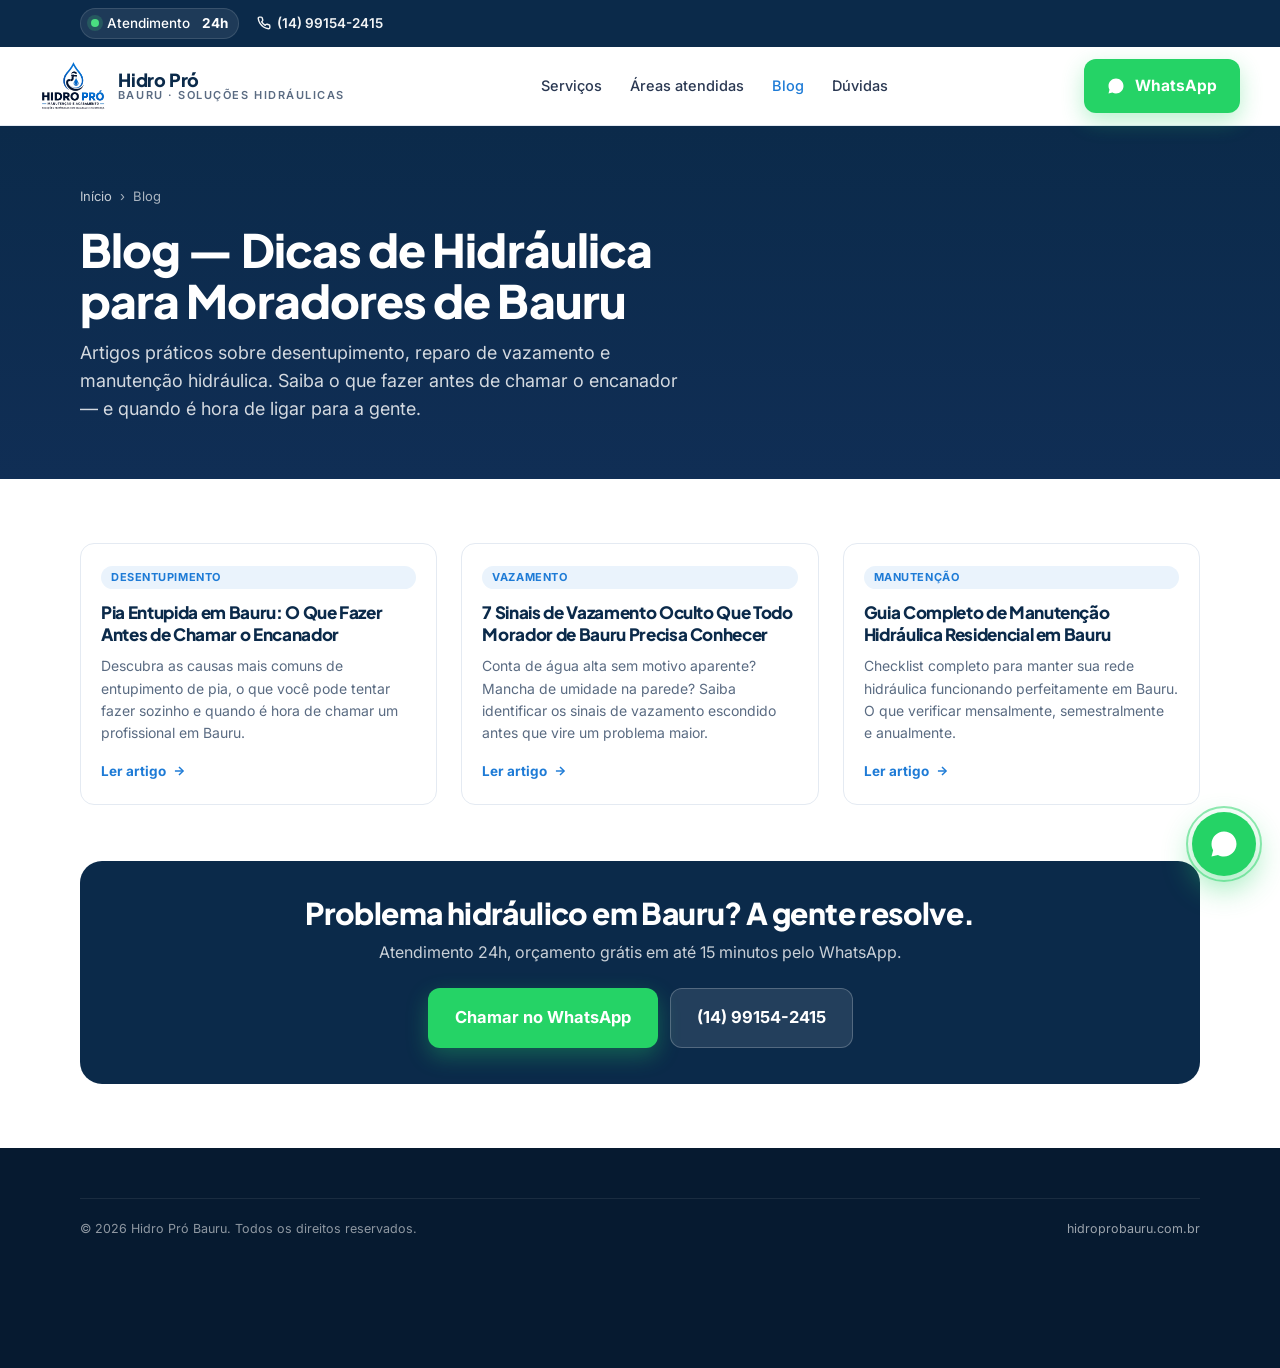
<file: blog.html>
<!doctype html>
<html lang="pt-BR">
<head>
<meta charset="utf-8" />
<meta name="viewport" content="width=device-width, initial-scale=1" />
<title>Blog Hidro Pró Bauru — Dicas de Hidráulica para Bauru SP</title>
<meta name="description" content="Blog com dicas práticas de hidráulica para moradores de Bauru SP. Saiba como agir em emergências, identificar vazamentos e fazer manutenção preventiva." />
<meta name="keywords" content="dicas hidráulica Bauru, blog hidráulica, desentupimento dicas, vazamento como identificar, manutenção hidráulica Bauru SP" />
<meta name="robots" content="index, follow" />
<link rel="canonical" href="https://hidroprobauru.com.br/blog.html" />
<meta name="geo.region" content="BR-SP" />
<meta property="og:type" content="website" />
<meta property="og:title" content="Blog Hidro Pró Bauru — Dicas de Hidráulica" />
<meta property="og:description" content="Dicas práticas de hidráulica para moradores de Bauru SP. Saiba como agir em emergências e manter sua rede hidráulica em dia." />
<meta property="og:url" content="https://hidroprobauru.com.br/blog.html" />
<script type="application/ld+json">
{"@context":"https://schema.org","@type":"Blog","name":"Blog Hidro Pró Bauru","description":"Dicas práticas de hidráulica para moradores e comerciantes de Bauru SP.","url":"https://hidroprobauru.com.br/blog.html","publisher":{"@type":"Organization","name":"Hidro Pró Bauru","url":"https://hidroprobauru.com.br","telephone":"+55-14-99154-2415"}}
</script>
<link rel="preconnect" href="https://fonts.googleapis.com" /><link rel="preconnect" href="https://fonts.gstatic.com" crossorigin /><link href="https://fonts.googleapis.com/css2?family=Plus+Jakarta+Sans:wght@600;700;800&family=Inter:wght@400;500;600;700&display=swap" rel="stylesheet" /><link rel="stylesheet" href="styles.css" /><link rel="icon" type="image/webp" href="assets/hidropro-logo.webp" />
</head>
<body>

<div class="topbar"><div class="container"><div class="topbar-left"><span class="topbar-pill"><span class="dot"></span>Atendimento <strong style="margin-left:4px">24h</strong></span><a href="tel:+5514991542415" style="display:inline-flex;gap:6px;align-items:center;font-weight:600"><svg width="14" height="14" viewBox="0 0 24 24" fill="none" stroke="currentColor" stroke-width="2.4" stroke-linecap="round" stroke-linejoin="round"><path d="M22 16.92v3a2 2 0 0 1-2.18 2 19.79 19.79 0 0 1-8.63-3.07 19.5 19.5 0 0 1-6-6 19.79 19.79 0 0 1-3.07-8.67A2 2 0 0 1 4.11 2h3a2 2 0 0 1 2 1.72c.13.96.37 1.9.72 2.81a2 2 0 0 1-.45 2.11L8.09 9.91a16 16 0 0 0 6 6l1.27-1.27a2 2 0 0 1 2.11-.45c.91.35 1.85.59 2.81.72A2 2 0 0 1 22 16.92Z"/></svg>(14) 99154-2415</a></div></div></div>
<header class="site-header"><div class="container nav"><a href="index.html" class="brand"><img src="assets/hidropro-logo.webp" alt="Hidro Pró Bauru" /><div class="brand-text"><span class="b1">Hidro Pró</span><span class="b2">Bauru · Soluções Hidráulicas</span></div></a><nav class="nav-links"><a href="index.html#servicos">Serviços</a><a href="index.html#areas">Áreas atendidas</a><a href="blog.html" style="color:var(--blue)">Blog</a><a href="index.html#faq">Dúvidas</a></nav><div class="nav-cta"><a href="https://wa.me/5514991542415?text=Ol%C3%A1%21+Preciso+de+um+servi%C3%A7o+hidr%C3%A1ulico.+(vi+no+site)" target="_blank" class="btn btn-wa"><svg viewBox="0 0 24 24" fill="currentColor"><path d="M17.5 14.4c-.3-.2-1.7-.9-2-1-.3-.1-.5-.2-.7.2-.2.3-.8 1-1 1.2-.2.2-.4.2-.7.1-.3-.2-1.2-.5-2.3-1.4-.9-.8-1.4-1.7-1.6-2-.2-.3 0-.5.1-.6.1-.1.3-.4.4-.6.1-.2.2-.3.3-.5.1-.2 0-.4 0-.5 0-.1-.7-1.7-.9-2.3-.2-.6-.5-.5-.7-.5h-.6c-.2 0-.5.1-.8.4-.3.3-1 1-1 2.5s1.1 2.9 1.2 3.1c.1.2 2.1 3.2 5.1 4.5.7.3 1.3.5 1.7.6.7.2 1.4.2 1.9.1.6-.1 1.7-.7 1.9-1.4.2-.7.2-1.2.2-1.4-.1-.1-.3-.2-.6-.4ZM12 2C6.5 2 2 6.5 2 12c0 1.8.5 3.5 1.3 5L2 22l5.2-1.3c1.5.8 3.1 1.2 4.8 1.2 5.5 0 10-4.5 10-10S17.5 2 12 2Z"/></svg>WhatsApp</a></div></div></header>

<section class="page-hero">
  <div class="container">
    <nav class="breadcrumb"><a href="index.html">Início</a> <span>›</span> <span>Blog</span></nav>
    <h1>Blog — Dicas de Hidráulica para Moradores de Bauru</h1>
    <p class="page-sub">Artigos práticos sobre desentupimento, reparo de vazamento e manutenção hidráulica. Saiba o que fazer antes de chamar o encanador — e quando é hora de ligar para a gente.</p>
  </div>
</section>

<section style="padding:64px 0;background:#fff">
  <div class="container">
    <div class="blog-grid">

      <article class="blog-card">
        <div class="blog-card-body">
          <span class="tag">Desentupimento</span>
          <h3>Pia Entupida em Bauru: O Que Fazer Antes de Chamar o Encanador</h3>
          <p>Descubra as causas mais comuns de entupimento de pia, o que você pode tentar fazer sozinho e quando é hora de chamar um profissional em Bauru.</p>
          <a href="blog/como-desentupir-pia.html" class="read-more">Ler artigo
            <svg width="14" height="14" viewBox="0 0 24 24" fill="none" stroke="currentColor" stroke-width="2.5"><line x1="5" y1="12" x2="19" y2="12"/><polyline points="12 5 19 12 12 19"/></svg>
          </a>
        </div>
      </article>

      <article class="blog-card">
        <div class="blog-card-body">
          <span class="tag">Vazamento</span>
          <h3>7 Sinais de Vazamento Oculto Que Todo Morador de Bauru Precisa Conhecer</h3>
          <p>Conta de água alta sem motivo aparente? Mancha de umidade na parede? Saiba identificar os sinais de vazamento escondido antes que vire um problema maior.</p>
          <a href="blog/sinais-de-vazamento.html" class="read-more">Ler artigo
            <svg width="14" height="14" viewBox="0 0 24 24" fill="none" stroke="currentColor" stroke-width="2.5"><line x1="5" y1="12" x2="19" y2="12"/><polyline points="12 5 19 12 12 19"/></svg>
          </a>
        </div>
      </article>

      <article class="blog-card">
        <div class="blog-card-body">
          <span class="tag">Manutenção</span>
          <h3>Guia Completo de Manutenção Hidráulica Residencial em Bauru</h3>
          <p>Checklist completo para manter sua rede hidráulica funcionando perfeitamente em Bauru. O que verificar mensalmente, semestralmente e anualmente.</p>
          <a href="blog/manutencao-hidraulica-residencial.html" class="read-more">Ler artigo
            <svg width="14" height="14" viewBox="0 0 24 24" fill="none" stroke="currentColor" stroke-width="2.5"><line x1="5" y1="12" x2="19" y2="12"/><polyline points="12 5 19 12 12 19"/></svg>
          </a>
        </div>
      </article>

    </div>

    <!-- CTA Blog -->
    <div style="margin-top:56px;padding:36px;background:var(--navy);border-radius:var(--radius-lg);text-align:center;color:#fff">
      <h2 style="color:#fff;font-size:clamp(22px,2.5vw,30px);margin-bottom:10px">Problema hidráulico em Bauru? A gente resolve.</h2>
      <p style="color:rgba(255,255,255,0.78);margin-bottom:24px;font-size:16px">Atendimento 24h, orçamento grátis em até 15 minutos pelo WhatsApp.</p>
      <div style="display:flex;gap:12px;justify-content:center;flex-wrap:wrap">
        <a href="https://wa.me/5514991542415?text=Ol%C3%A1%21+Preciso+de+um+servi%C3%A7o+hidr%C3%A1ulico.+(vi+no+blog)" target="_blank" class="btn btn-wa btn-lg">Chamar no WhatsApp</a>
        <a href="tel:+5514991542415" class="btn btn-ghost-white btn-lg">(14) 99154-2415</a>
      </div>
    </div>
  </div>
</section>

<footer class="footer"><div class="container"><div class="footer-bottom" style="padding:20px 0"><div>© 2026 Hidro Pró Bauru. Todos os direitos reservados.</div><div><a href="index.html" style="color:rgba(255,255,255,0.6)">hidroprobauru.com.br</a></div></div></div></footer>
<a href="https://wa.me/5514991542415?text=Ol%C3%A1%21+Preciso+de+um+servi%C3%A7o+hidr%C3%A1ulico.+(vi+no+site)" target="_blank" class="fab-wa" aria-label="Falar no WhatsApp"><svg viewBox="0 0 24 24" fill="currentColor"><path d="M17.5 14.4c-.3-.2-1.7-.9-2-1-.3-.1-.5-.2-.7.2-.2.3-.8 1-1 1.2-.2.2-.4.2-.7.1-.3-.2-1.2-.5-2.3-1.4-.9-.8-1.4-1.7-1.6-2-.2-.3 0-.5.1-.6.1-.1.3-.4.4-.6.1-.2.2-.3.3-.5.1-.2 0-.4 0-.5 0-.1-.7-1.7-.9-2.3-.2-.6-.5-.5-.7-.5h-.6c-.2 0-.5.1-.8.4-.3.3-1 1-1 2.5s1.1 2.9 1.2 3.1c.1.2 2.1 3.2 5.1 4.5.7.3 1.3.5 1.7.6.7.2 1.4.2 1.9.1.6-.1 1.7-.7 1.9-1.4.2-.7.2-1.2.2-1.4-.1-.1-.3-.2-.6-.4ZM12 2C6.5 2 2 6.5 2 12c0 1.8.5 3.5 1.3 5L2 22l5.2-1.3c1.5.8 3.1 1.2 4.8 1.2 5.5 0 10-4.5 10-10S17.5 2 12 2Z"/></svg></a>
<script src="app.js"></script>
</body>
</html>
</file>
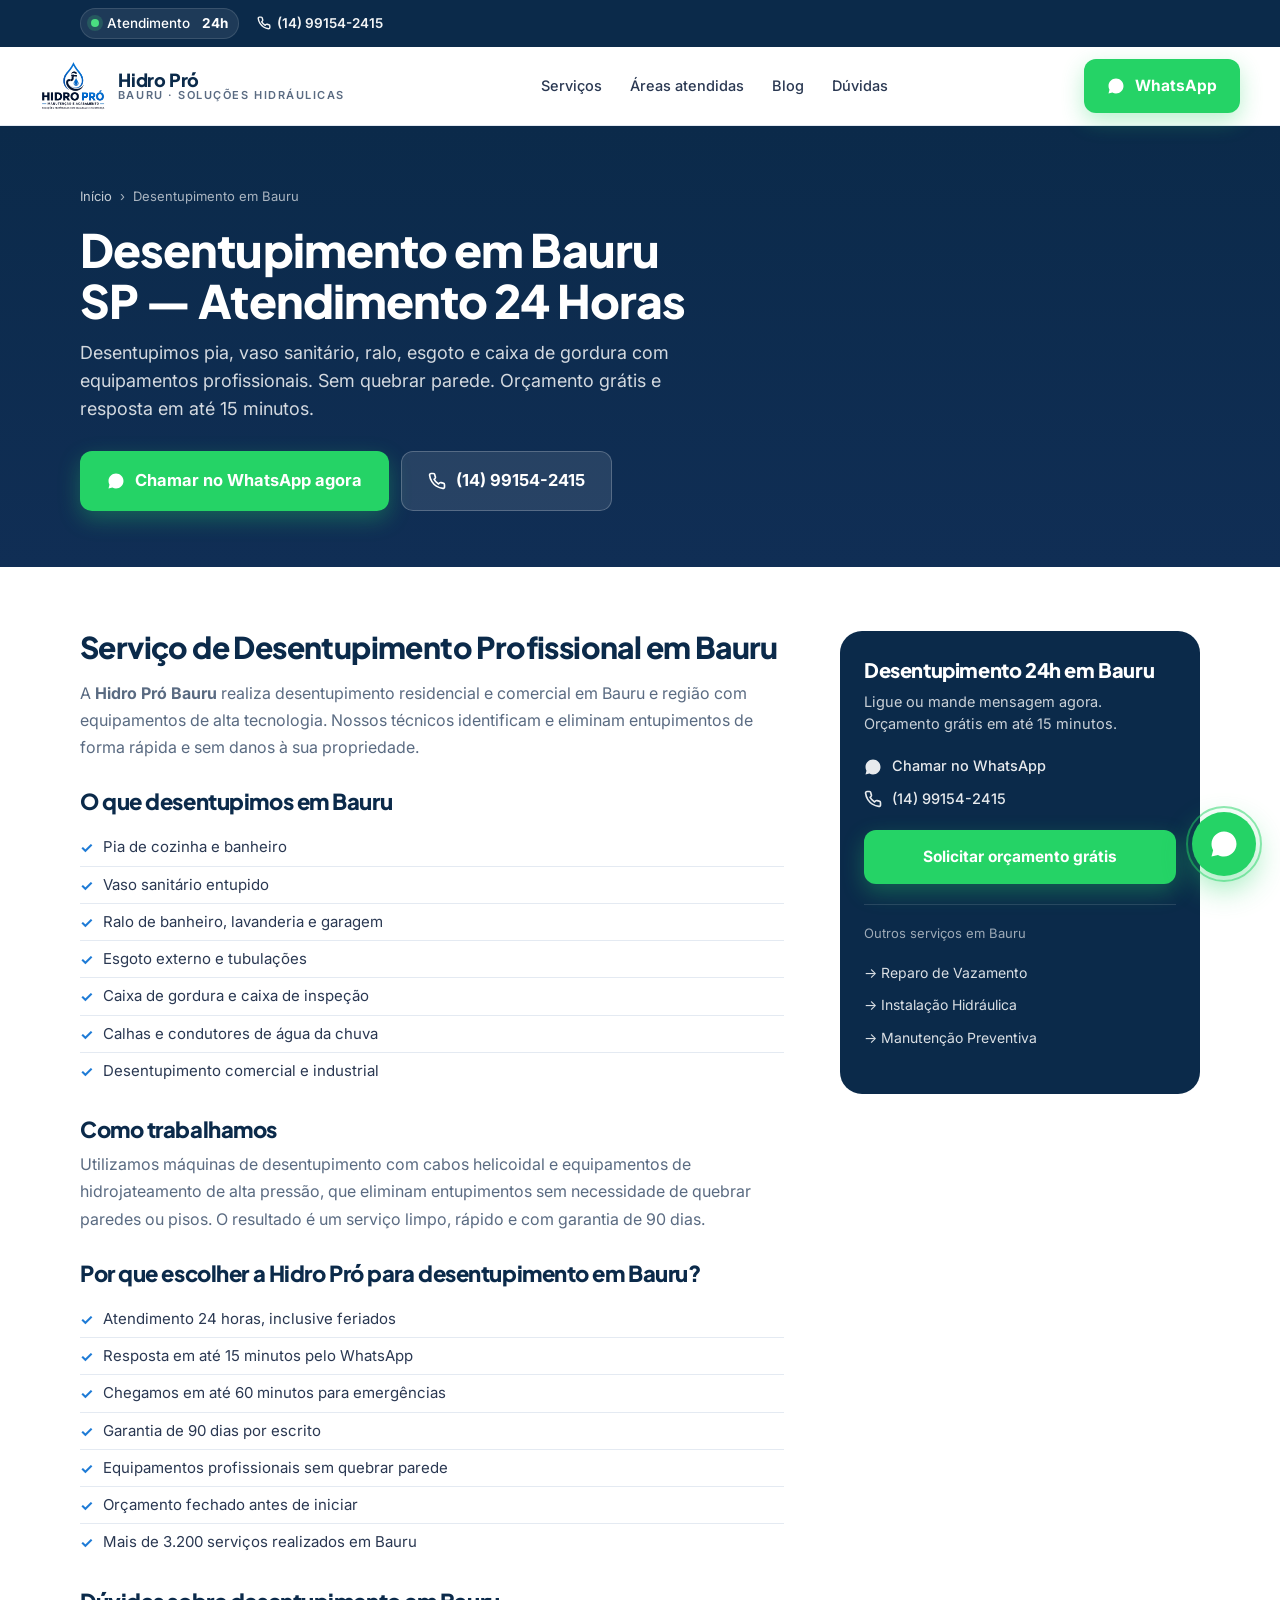
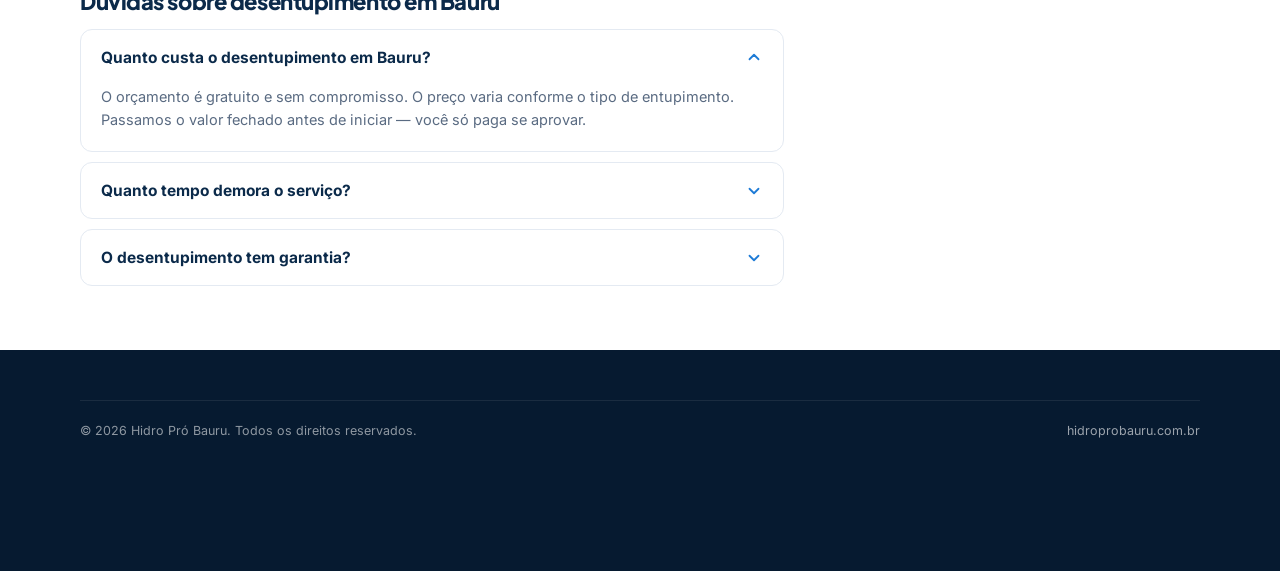
<file: desentupimento-bauru.html>
<!doctype html>
<html lang="pt-BR">
<head>
<meta charset="utf-8" />
<meta name="viewport" content="width=device-width, initial-scale=1" />
<title>Desentupimento em Bauru SP — 24h | Hidro Pró Bauru</title>
<meta name="description" content="Desentupimento em Bauru SP 24 horas. Pia, vaso, ralo, esgoto e caixa de gordura. Equipamentos profissionais, sem quebrar parede. Orçamento grátis pelo WhatsApp. (14) 99154-2415." />
<meta name="keywords" content="desentupimento Bauru, desentupimento 24h Bauru, desentupir pia Bauru, desentupir vaso Bauru, desentupidor Bauru SP" />
<meta name="robots" content="index, follow" />
<link rel="canonical" href="https://hidroprobauru.com.br/desentupimento-bauru.html" />
<meta name="geo.region" content="BR-SP" />
<meta name="geo.placename" content="Bauru, São Paulo, Brasil" />
<meta property="og:type" content="website" />
<meta property="og:title" content="Desentupimento em Bauru SP 24h — Hidro Pró" />
<meta property="og:description" content="Desentupimento de pia, vaso, ralo e esgoto em Bauru SP. Atendimento 24h com equipamentos profissionais. Orçamento grátis." />
<meta property="og:url" content="https://hidroprobauru.com.br/desentupimento-bauru.html" />
<meta property="og:site_name" content="Hidro Pró Bauru" />
<script type="application/ld+json">
{
  "@context": "https://schema.org",
  "@type": "Service",
  "name": "Desentupimento em Bauru SP",
  "provider": {
    "@type": "Plumber",
    "name": "Hidro Pró Bauru",
    "telephone": "+55-14-99154-2415",
    "url": "https://hidroprobauru.com.br",
    "areaServed": {"@type": "City", "name": "Bauru", "addressRegion": "SP"}
  },
  "description": "Desentupimento de pia, vaso sanitário, ralo, esgoto e caixa de gordura em Bauru SP. Atendimento 24 horas com equipamentos profissionais.",
  "areaServed": {"@type": "City", "name": "Bauru", "addressRegion": "SP"},
  "availableChannel": {"@type": "ServiceChannel", "servicePhone": {"@type": "ContactPoint", "telephone": "+55-14-99154-2415", "contactType": "customer service", "availableLanguage": "Portuguese"}}
}
</script>
<script type="application/ld+json">
{
  "@context": "https://schema.org",
  "@type": "FAQPage",
  "mainEntity": [
    {"@type": "Question", "name": "Quanto custa o desentupimento em Bauru?", "acceptedAnswer": {"@type": "Answer", "text": "O orçamento é gratuito e sem compromisso. O valor varia conforme o tipo e tamanho do entupimento. Passamos o preço fechado antes de iniciar."}},
    {"@type": "Question", "name": "Quanto tempo demora o serviço de desentupimento?", "acceptedAnswer": {"@type": "Answer", "text": "A maioria dos desentupimentos simples é resolvida em 30 a 60 minutos. Casos mais complexos como esgoto externo podem levar até 2 horas."}},
    {"@type": "Question", "name": "O desentupimento tem garantia em Bauru?", "acceptedAnswer": {"@type": "Answer", "text": "Sim, todo desentupimento feito pela Hidro Pró tem garantia de 90 dias por escrito."}}
  ]
}
</script>
<link rel="preconnect" href="https://fonts.googleapis.com" />
<link rel="preconnect" href="https://fonts.gstatic.com" crossorigin />
<link href="https://fonts.googleapis.com/css2?family=Plus+Jakarta+Sans:wght@600;700;800&family=Inter:wght@400;500;600;700&display=swap" rel="stylesheet" />
<link rel="stylesheet" href="styles.css" />
<link rel="icon" type="image/webp" href="assets/hidropro-logo.webp" />
</head>
<body>

<!-- TOPBAR -->
<div class="topbar">
  <div class="container">
    <div class="topbar-left">
      <span class="topbar-pill"><span class="dot"></span>Atendimento <strong style="margin-left:4px">24h</strong></span>
      <a href="tel:+5514991542415" style="display:inline-flex;gap:6px;align-items:center;font-weight:600">
        <svg width="14" height="14" viewBox="0 0 24 24" fill="none" stroke="currentColor" stroke-width="2.4" stroke-linecap="round" stroke-linejoin="round"><path d="M22 16.92v3a2 2 0 0 1-2.18 2 19.79 19.79 0 0 1-8.63-3.07 19.5 19.5 0 0 1-6-6 19.79 19.79 0 0 1-3.07-8.67A2 2 0 0 1 4.11 2h3a2 2 0 0 1 2 1.72c.13.96.37 1.9.72 2.81a2 2 0 0 1-.45 2.11L8.09 9.91a16 16 0 0 0 6 6l1.27-1.27a2 2 0 0 1 2.11-.45c.91.35 1.85.59 2.81.72A2 2 0 0 1 22 16.92Z"/></svg>
        (14) 99154-2415
      </a>
    </div>
  </div>
</div>

<!-- HEADER -->
<header class="site-header">
  <div class="container nav">
    <a href="index.html" class="brand" aria-label="Hidro Pró Bauru">
      <img src="assets/hidropro-logo.webp" alt="Hidro Pró Bauru — Desentupimento e Serviços Hidráulicos" />
      <div class="brand-text"><span class="b1">Hidro Pró</span><span class="b2">Bauru · Soluções Hidráulicas</span></div>
    </a>
    <nav class="nav-links">
      <a href="index.html#servicos">Serviços</a>
      <a href="index.html#areas">Áreas atendidas</a>
      <a href="blog.html">Blog</a>
      <a href="index.html#faq">Dúvidas</a>
    </nav>
    <div class="nav-cta">
      <a href="https://wa.me/5514991542415?text=Ol%C3%A1%21+Preciso+de+desentupimento+em+Bauru.+(vi+no+site)" target="_blank" class="btn btn-wa">
        <svg viewBox="0 0 24 24" fill="currentColor"><path d="M17.5 14.4c-.3-.2-1.7-.9-2-1-.3-.1-.5-.2-.7.2-.2.3-.8 1-1 1.2-.2.2-.4.2-.7.1-.3-.2-1.2-.5-2.3-1.4-.9-.8-1.4-1.7-1.6-2-.2-.3 0-.5.1-.6.1-.1.3-.4.4-.6.1-.2.2-.3.3-.5.1-.2 0-.4 0-.5 0-.1-.7-1.7-.9-2.3-.2-.6-.5-.5-.7-.5h-.6c-.2 0-.5.1-.8.4-.3.3-1 1-1 2.5s1.1 2.9 1.2 3.1c.1.2 2.1 3.2 5.1 4.5.7.3 1.3.5 1.7.6.7.2 1.4.2 1.9.1.6-.1 1.7-.7 1.9-1.4.2-.7.2-1.2.2-1.4-.1-.1-.3-.2-.6-.4ZM12 2C6.5 2 2 6.5 2 12c0 1.8.5 3.5 1.3 5L2 22l5.2-1.3c1.5.8 3.1 1.2 4.8 1.2 5.5 0 10-4.5 10-10S17.5 2 12 2Z"/></svg>
        WhatsApp
      </a>
    </div>
  </div>
</header>

<!-- PAGE HERO -->
<section class="page-hero">
  <div class="container">
    <nav class="breadcrumb" aria-label="Navegação">
      <a href="index.html">Início</a> <span>›</span> <span>Desentupimento em Bauru</span>
    </nav>
    <h1>Desentupimento em Bauru SP — Atendimento 24 Horas</h1>
    <p class="page-sub">Desentupimos pia, vaso sanitário, ralo, esgoto e caixa de gordura com equipamentos profissionais. Sem quebrar parede. Orçamento grátis e resposta em até 15 minutos.</p>
    <div class="page-cta-row">
      <a href="https://wa.me/5514991542415?text=Ol%C3%A1%21+Preciso+de+desentupimento+em+Bauru.+(vi+no+site)" target="_blank" class="btn btn-wa btn-lg">
        <svg viewBox="0 0 24 24" fill="currentColor"><path d="M17.5 14.4c-.3-.2-1.7-.9-2-1-.3-.1-.5-.2-.7.2-.2.3-.8 1-1 1.2-.2.2-.4.2-.7.1-.3-.2-1.2-.5-2.3-1.4-.9-.8-1.4-1.7-1.6-2-.2-.3 0-.5.1-.6.1-.1.3-.4.4-.6.1-.2.2-.3.3-.5.1-.2 0-.4 0-.5 0-.1-.7-1.7-.9-2.3-.2-.6-.5-.5-.7-.5h-.6c-.2 0-.5.1-.8.4-.3.3-1 1-1 2.5s1.1 2.9 1.2 3.1c.1.2 2.1 3.2 5.1 4.5.7.3 1.3.5 1.7.6.7.2 1.4.2 1.9.1.6-.1 1.7-.7 1.9-1.4.2-.7.2-1.2.2-1.4-.1-.1-.3-.2-.6-.4ZM12 2C6.5 2 2 6.5 2 12c0 1.8.5 3.5 1.3 5L2 22l5.2-1.3c1.5.8 3.1 1.2 4.8 1.2 5.5 0 10-4.5 10-10S17.5 2 12 2Z"/></svg>
        Chamar no WhatsApp agora
      </a>
      <a href="tel:+5514991542415" class="btn btn-ghost-white btn-lg">
        <svg viewBox="0 0 24 24" fill="none" stroke="currentColor" stroke-width="2.2" stroke-linecap="round" stroke-linejoin="round"><path d="M22 16.92v3a2 2 0 0 1-2.18 2 19.79 19.79 0 0 1-8.63-3.07 19.5 19.5 0 0 1-6-6 19.79 19.79 0 0 1-3.07-8.67A2 2 0 0 1 4.11 2h3a2 2 0 0 1 2 1.72c.13.96.37 1.9.72 2.81a2 2 0 0 1-.45 2.11L8.09 9.91a16 16 0 0 0 6 6l1.27-1.27a2 2 0 0 1 2.11-.45c.91.35 1.85.59 2.81.72A2 2 0 0 1 22 16.92Z"/></svg>
        (14) 99154-2415
      </a>
    </div>
  </div>
</section>

<!-- MAIN CONTENT -->
<section class="content-section">
  <div class="container content-grid">
    <div class="content-body">
      <h2>Serviço de Desentupimento Profissional em Bauru</h2>
      <p>A <strong>Hidro Pró Bauru</strong> realiza desentupimento residencial e comercial em Bauru e região com equipamentos de alta tecnologia. Nossos técnicos identificam e eliminam entupimentos de forma rápida e sem danos à sua propriedade.</p>

      <h3>O que desentupimos em Bauru</h3>
      <ul>
        <li>Pia de cozinha e banheiro</li>
        <li>Vaso sanitário entupido</li>
        <li>Ralo de banheiro, lavanderia e garagem</li>
        <li>Esgoto externo e tubulações</li>
        <li>Caixa de gordura e caixa de inspeção</li>
        <li>Calhas e condutores de água da chuva</li>
        <li>Desentupimento comercial e industrial</li>
      </ul>

      <h3>Como trabalhamos</h3>
      <p>Utilizamos máquinas de desentupimento com cabos helicoidal e equipamentos de hidrojateamento de alta pressão, que eliminam entupimentos sem necessidade de quebrar paredes ou pisos. O resultado é um serviço limpo, rápido e com garantia de 90 dias.</p>

      <h3>Por que escolher a Hidro Pró para desentupimento em Bauru?</h3>
      <ul>
        <li>Atendimento 24 horas, inclusive feriados</li>
        <li>Resposta em até 15 minutos pelo WhatsApp</li>
        <li>Chegamos em até 60 minutos para emergências</li>
        <li>Garantia de 90 dias por escrito</li>
        <li>Equipamentos profissionais sem quebrar parede</li>
        <li>Orçamento fechado antes de iniciar</li>
        <li>Mais de 3.200 serviços realizados em Bauru</li>
      </ul>

      <h3>Dúvidas sobre desentupimento em Bauru</h3>

      <div class="faq-list" role="list" style="margin-top:16px">
        <div class="faq-item open" role="listitem">
          <button class="faq-q" aria-expanded="true">Quanto custa o desentupimento em Bauru? <svg class="chev" width="18" height="18" viewBox="0 0 24 24" fill="none" stroke="currentColor" stroke-width="2.4" stroke-linecap="round" stroke-linejoin="round"><polyline points="6 9 12 15 18 9"/></svg></button>
          <div class="faq-a"><div class="faq-a-inner">O orçamento é gratuito e sem compromisso. O preço varia conforme o tipo de entupimento. Passamos o valor fechado antes de iniciar — você só paga se aprovar.</div></div>
        </div>
        <div class="faq-item" role="listitem">
          <button class="faq-q" aria-expanded="false">Quanto tempo demora o serviço? <svg class="chev" width="18" height="18" viewBox="0 0 24 24" fill="none" stroke="currentColor" stroke-width="2.4" stroke-linecap="round" stroke-linejoin="round"><polyline points="6 9 12 15 18 9"/></svg></button>
          <div class="faq-a"><div class="faq-a-inner">A maioria dos desentupimentos simples é resolvida em 30 a 60 minutos. Casos de esgoto externo ou entupimento grave podem levar até 2 horas.</div></div>
        </div>
        <div class="faq-item" role="listitem">
          <button class="faq-q" aria-expanded="false">O desentupimento tem garantia? <svg class="chev" width="18" height="18" viewBox="0 0 24 24" fill="none" stroke="currentColor" stroke-width="2.4" stroke-linecap="round" stroke-linejoin="round"><polyline points="6 9 12 15 18 9"/></svg></button>
          <div class="faq-a"><div class="faq-a-inner">Sim! Todos os serviços de desentupimento têm garantia de 90 dias por escrito. Se o problema voltar no prazo, retornamos sem custo adicional.</div></div>
        </div>
      </div>
    </div>

    <!-- SIDEBAR -->
    <aside>
      <div class="sidebar-card">
        <h3>Desentupimento 24h em Bauru</h3>
        <p>Ligue ou mande mensagem agora. Orçamento grátis em até 15 minutos.</p>
        <ul class="contact-list">
          <li><a href="https://wa.me/5514991542415?text=Ol%C3%A1%21+Preciso+de+desentupimento+em+Bauru.+(vi+no+site)" target="_blank">
            <svg width="18" height="18" viewBox="0 0 24 24" fill="currentColor"><path d="M17.5 14.4c-.3-.2-1.7-.9-2-1-.3-.1-.5-.2-.7.2-.2.3-.8 1-1 1.2-.2.2-.4.2-.7.1-.3-.2-1.2-.5-2.3-1.4-.9-.8-1.4-1.7-1.6-2-.2-.3 0-.5.1-.6.1-.1.3-.4.4-.6.1-.2.2-.3.3-.5.1-.2 0-.4 0-.5 0-.1-.7-1.7-.9-2.3-.2-.6-.5-.5-.7-.5h-.6c-.2 0-.5.1-.8.4-.3.3-1 1-1 2.5s1.1 2.9 1.2 3.1c.1.2 2.1 3.2 5.1 4.5.7.3 1.3.5 1.7.6.7.2 1.4.2 1.9.1.6-.1 1.7-.7 1.9-1.4.2-.7.2-1.2.2-1.4-.1-.1-.3-.2-.6-.4ZM12 2C6.5 2 2 6.5 2 12c0 1.8.5 3.5 1.3 5L2 22l5.2-1.3c1.5.8 3.1 1.2 4.8 1.2 5.5 0 10-4.5 10-10S17.5 2 12 2Z"/></svg>
            Chamar no WhatsApp
          </a></li>
          <li><a href="tel:+5514991542415">
            <svg width="18" height="18" viewBox="0 0 24 24" fill="none" stroke="currentColor" stroke-width="2.2" stroke-linecap="round" stroke-linejoin="round"><path d="M22 16.92v3a2 2 0 0 1-2.18 2 19.79 19.79 0 0 1-8.63-3.07 19.5 19.5 0 0 1-6-6 19.79 19.79 0 0 1-3.07-8.67A2 2 0 0 1 4.11 2h3a2 2 0 0 1 2 1.72c.13.96.37 1.9.72 2.81a2 2 0 0 1-.45 2.11L8.09 9.91a16 16 0 0 0 6 6l1.27-1.27a2 2 0 0 1 2.11-.45c.91.35 1.85.59 2.81.72A2 2 0 0 1 22 16.92Z"/></svg>
            (14) 99154-2415
          </a></li>
        </ul>
        <a href="https://wa.me/5514991542415?text=Ol%C3%A1%21+Preciso+de+desentupimento+em+Bauru.+(vi+no+site)" target="_blank" class="btn btn-wa btn-block">Solicitar orçamento grátis</a>
        <div style="margin-top:20px;padding-top:18px;border-top:1px solid rgba(255,255,255,0.12)">
          <div style="font-size:13px;color:rgba(255,255,255,0.6);margin-bottom:10px">Outros serviços em Bauru</div>
          <ul style="list-style:none;padding:0;display:flex;flex-direction:column;gap:8px">
            <li><a href="reparo-vazamento-bauru.html" style="color:rgba(255,255,255,0.85);font-size:14px">→ Reparo de Vazamento</a></li>
            <li><a href="instalacao-hidraulica-bauru.html" style="color:rgba(255,255,255,0.85);font-size:14px">→ Instalação Hidráulica</a></li>
            <li><a href="manutencao-hidraulica-bauru.html" style="color:rgba(255,255,255,0.85);font-size:14px">→ Manutenção Preventiva</a></li>
          </ul>
        </div>
      </div>
    </aside>
  </div>
</section>

<!-- FOOTER -->
<footer class="footer">
  <div class="container">
    <div class="footer-bottom" style="padding:20px 0">
      <div>© 2026 Hidro Pró Bauru. Todos os direitos reservados.</div>
      <div><a href="index.html" style="color:rgba(255,255,255,0.6)">hidroprobauru.com.br</a></div>
    </div>
  </div>
</footer>

<a href="https://wa.me/5514991542415?text=Ol%C3%A1%21+Preciso+de+desentupimento+em+Bauru.+(vi+no+site)" target="_blank" class="fab-wa" aria-label="Falar no WhatsApp">
  <svg viewBox="0 0 24 24" fill="currentColor"><path d="M17.5 14.4c-.3-.2-1.7-.9-2-1-.3-.1-.5-.2-.7.2-.2.3-.8 1-1 1.2-.2.2-.4.2-.7.1-.3-.2-1.2-.5-2.3-1.4-.9-.8-1.4-1.7-1.6-2-.2-.3 0-.5.1-.6.1-.1.3-.4.4-.6.1-.2.2-.3.3-.5.1-.2 0-.4 0-.5 0-.1-.7-1.7-.9-2.3-.2-.6-.5-.5-.7-.5h-.6c-.2 0-.5.1-.8.4-.3.3-1 1-1 2.5s1.1 2.9 1.2 3.1c.1.2 2.1 3.2 5.1 4.5.7.3 1.3.5 1.7.6.7.2 1.4.2 1.9.1.6-.1 1.7-.7 1.9-1.4.2-.7.2-1.2.2-1.4-.1-.1-.3-.2-.6-.4ZM12 2C6.5 2 2 6.5 2 12c0 1.8.5 3.5 1.3 5L2 22l5.2-1.3c1.5.8 3.1 1.2 4.8 1.2 5.5 0 10-4.5 10-10S17.5 2 12 2Z"/></svg>
</a>
<script src="app.js"></script>
</body>
</html>
</file>
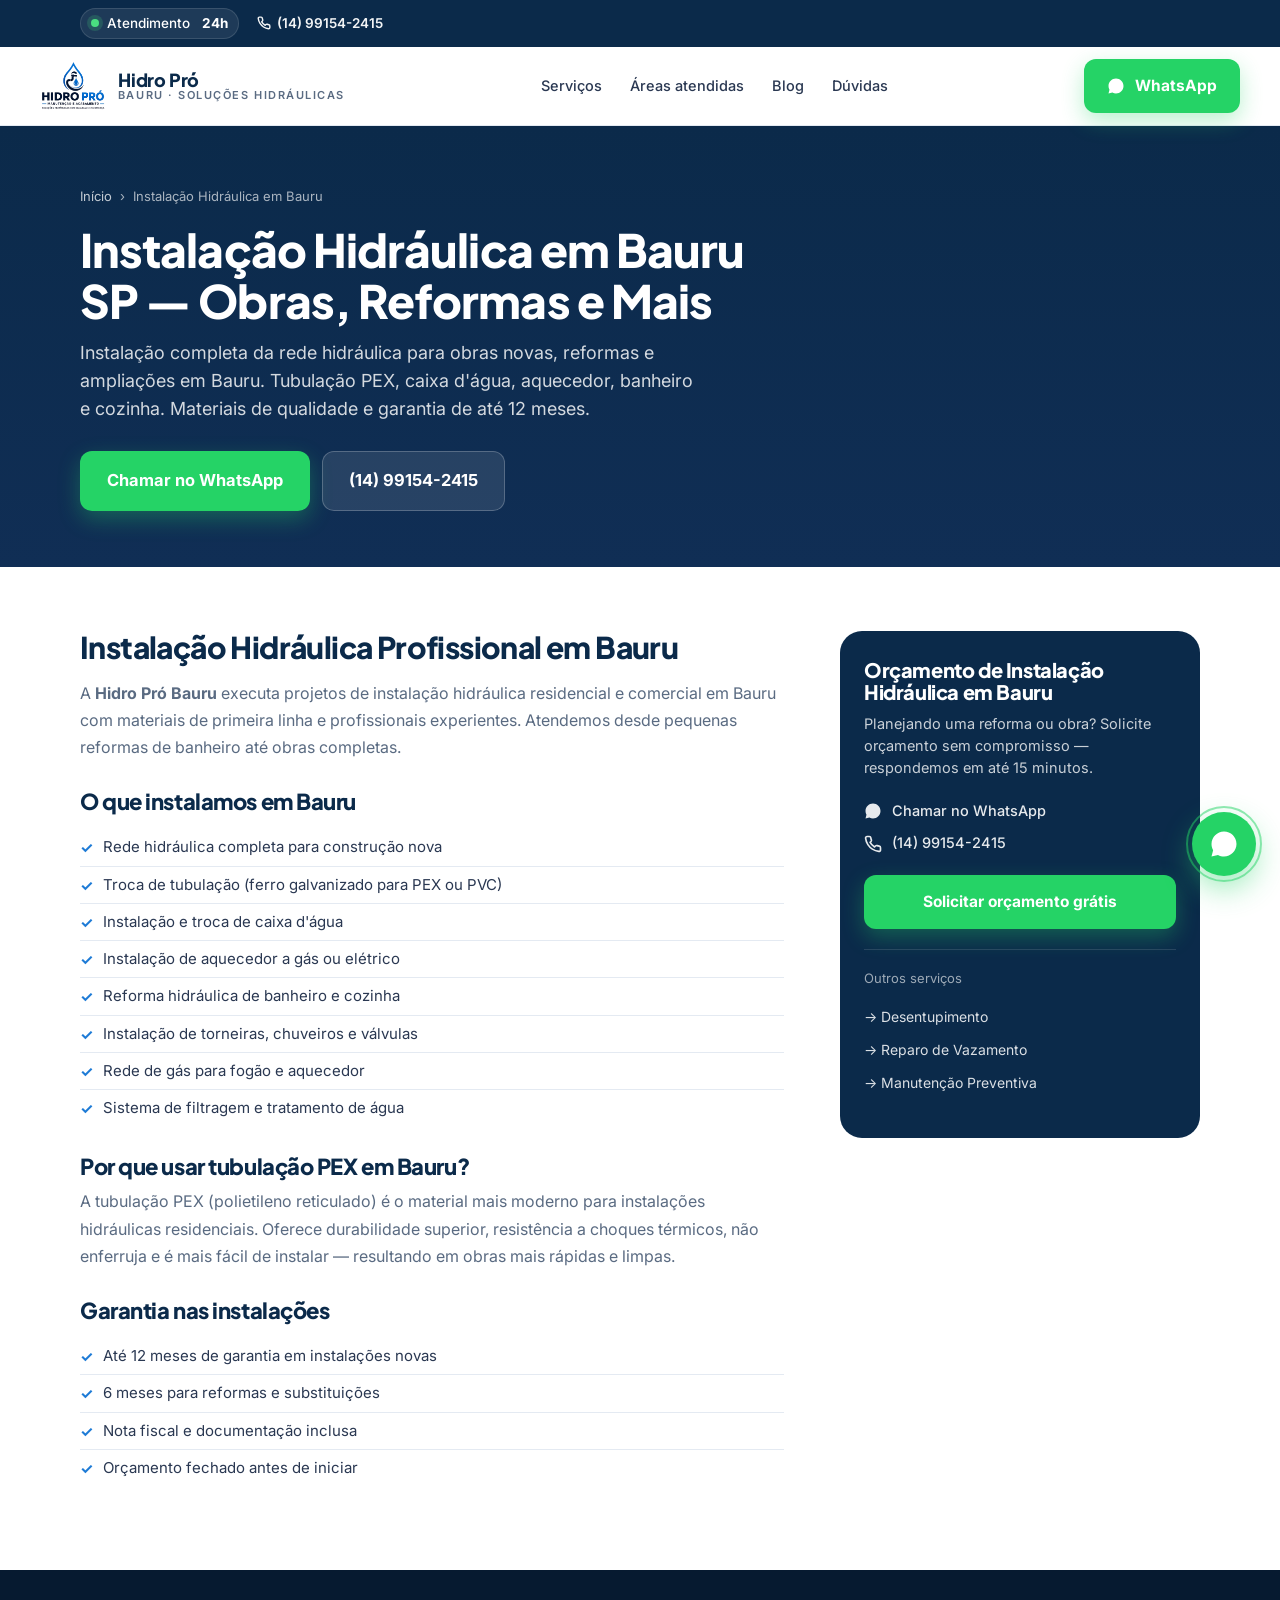
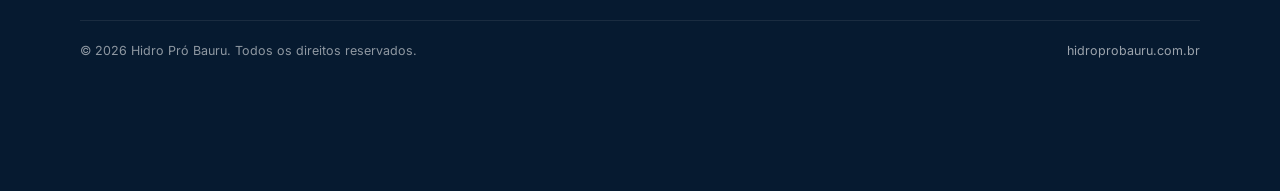
<file: instalacao-hidraulica-bauru.html>
<!doctype html>
<html lang="pt-BR">
<head>
<meta charset="utf-8" />
<meta name="viewport" content="width=device-width, initial-scale=1" />
<title>Instalação Hidráulica em Bauru SP — Obras e Reformas | Hidro Pró</title>
<meta name="description" content="Instalação hidráulica em Bauru SP para obras, reformas e ampliações. Troca de tubulação, caixa d'água, aquecedor e banheiro completo. Orçamento grátis pelo WhatsApp." />
<meta name="keywords" content="instalação hidráulica Bauru, encanador Bauru reforma, tubulação PEX Bauru, instalação caixa d'água Bauru, hidráulica obra Bauru SP" />
<meta name="robots" content="index, follow" />
<link rel="canonical" href="https://hidroprobauru.com.br/instalacao-hidraulica-bauru.html" />
<meta name="geo.region" content="BR-SP" />
<meta property="og:type" content="website" />
<meta property="og:title" content="Instalação Hidráulica em Bauru SP — Hidro Pró" />
<meta property="og:description" content="Instalação hidráulica completa em Bauru para obras e reformas. Materiais de qualidade, preço justo e garantia." />
<meta property="og:url" content="https://hidroprobauru.com.br/instalacao-hidraulica-bauru.html" />
<script type="application/ld+json">
{"@context":"https://schema.org","@type":"Service","name":"Instalação Hidráulica em Bauru SP","provider":{"@type":"Plumber","name":"Hidro Pró Bauru","telephone":"+55-14-99154-2415","url":"https://hidroprobauru.com.br"},"description":"Instalação hidráulica para obras, reformas, troca de tubulação, caixa d'água e aquecedores em Bauru SP.","areaServed":{"@type":"City","name":"Bauru","addressRegion":"SP"}}
</script>
<link rel="preconnect" href="https://fonts.googleapis.com" /><link rel="preconnect" href="https://fonts.gstatic.com" crossorigin /><link href="https://fonts.googleapis.com/css2?family=Plus+Jakarta+Sans:wght@600;700;800&family=Inter:wght@400;500;600;700&display=swap" rel="stylesheet" /><link rel="stylesheet" href="styles.css" /><link rel="icon" type="image/webp" href="assets/hidropro-logo.webp" />
</head>
<body>
<div class="topbar"><div class="container"><div class="topbar-left"><span class="topbar-pill"><span class="dot"></span>Atendimento <strong style="margin-left:4px">24h</strong></span><a href="tel:+5514991542415" style="display:inline-flex;gap:6px;align-items:center;font-weight:600"><svg width="14" height="14" viewBox="0 0 24 24" fill="none" stroke="currentColor" stroke-width="2.4" stroke-linecap="round" stroke-linejoin="round"><path d="M22 16.92v3a2 2 0 0 1-2.18 2 19.79 19.79 0 0 1-8.63-3.07 19.5 19.5 0 0 1-6-6 19.79 19.79 0 0 1-3.07-8.67A2 2 0 0 1 4.11 2h3a2 2 0 0 1 2 1.72c.13.96.37 1.9.72 2.81a2 2 0 0 1-.45 2.11L8.09 9.91a16 16 0 0 0 6 6l1.27-1.27a2 2 0 0 1 2.11-.45c.91.35 1.85.59 2.81.72A2 2 0 0 1 22 16.92Z"/></svg>(14) 99154-2415</a></div></div></div>
<header class="site-header"><div class="container nav"><a href="index.html" class="brand"><img src="assets/hidropro-logo.webp" alt="Hidro Pró Bauru" /><div class="brand-text"><span class="b1">Hidro Pró</span><span class="b2">Bauru · Soluções Hidráulicas</span></div></a><nav class="nav-links"><a href="index.html#servicos">Serviços</a><a href="index.html#areas">Áreas atendidas</a><a href="blog.html">Blog</a><a href="index.html#faq">Dúvidas</a></nav><div class="nav-cta"><a href="https://wa.me/5514991542415?text=Ol%C3%A1%21+Preciso+de+instala%C3%A7%C3%A3o+hidr%C3%A1ulica+em+Bauru.+(vi+no+site)" target="_blank" class="btn btn-wa"><svg viewBox="0 0 24 24" fill="currentColor"><path d="M17.5 14.4c-.3-.2-1.7-.9-2-1-.3-.1-.5-.2-.7.2-.2.3-.8 1-1 1.2-.2.2-.4.2-.7.1-.3-.2-1.2-.5-2.3-1.4-.9-.8-1.4-1.7-1.6-2-.2-.3 0-.5.1-.6.1-.1.3-.4.4-.6.1-.2.2-.3.3-.5.1-.2 0-.4 0-.5 0-.1-.7-1.7-.9-2.3-.2-.6-.5-.5-.7-.5h-.6c-.2 0-.5.1-.8.4-.3.3-1 1-1 2.5s1.1 2.9 1.2 3.1c.1.2 2.1 3.2 5.1 4.5.7.3 1.3.5 1.7.6.7.2 1.4.2 1.9.1.6-.1 1.7-.7 1.9-1.4.2-.7.2-1.2.2-1.4-.1-.1-.3-.2-.6-.4ZM12 2C6.5 2 2 6.5 2 12c0 1.8.5 3.5 1.3 5L2 22l5.2-1.3c1.5.8 3.1 1.2 4.8 1.2 5.5 0 10-4.5 10-10S17.5 2 12 2Z"/></svg>WhatsApp</a></div></div></header>

<section class="page-hero">
  <div class="container">
    <nav class="breadcrumb"><a href="index.html">Início</a> <span>›</span> <span>Instalação Hidráulica em Bauru</span></nav>
    <h1>Instalação Hidráulica em Bauru SP — Obras, Reformas e Mais</h1>
    <p class="page-sub">Instalação completa da rede hidráulica para obras novas, reformas e ampliações em Bauru. Tubulação PEX, caixa d'água, aquecedor, banheiro e cozinha. Materiais de qualidade e garantia de até 12 meses.</p>
    <div class="page-cta-row">
      <a href="https://wa.me/5514991542415?text=Ol%C3%A1%21+Preciso+de+instala%C3%A7%C3%A3o+hidr%C3%A1ulica+em+Bauru.+(vi+no+site)" target="_blank" class="btn btn-wa btn-lg">Chamar no WhatsApp</a>
      <a href="tel:+5514991542415" class="btn btn-ghost-white btn-lg">(14) 99154-2415</a>
    </div>
  </div>
</section>

<section class="content-section">
  <div class="container content-grid">
    <div class="content-body">
      <h2>Instalação Hidráulica Profissional em Bauru</h2>
      <p>A <strong>Hidro Pró Bauru</strong> executa projetos de instalação hidráulica residencial e comercial em Bauru com materiais de primeira linha e profissionais experientes. Atendemos desde pequenas reformas de banheiro até obras completas.</p>

      <h3>O que instalamos em Bauru</h3>
      <ul>
        <li>Rede hidráulica completa para construção nova</li>
        <li>Troca de tubulação (ferro galvanizado para PEX ou PVC)</li>
        <li>Instalação e troca de caixa d'água</li>
        <li>Instalação de aquecedor a gás ou elétrico</li>
        <li>Reforma hidráulica de banheiro e cozinha</li>
        <li>Instalação de torneiras, chuveiros e válvulas</li>
        <li>Rede de gás para fogão e aquecedor</li>
        <li>Sistema de filtragem e tratamento de água</li>
      </ul>

      <h3>Por que usar tubulação PEX em Bauru?</h3>
      <p>A tubulação PEX (polietileno reticulado) é o material mais moderno para instalações hidráulicas residenciais. Oferece durabilidade superior, resistência a choques térmicos, não enferruja e é mais fácil de instalar — resultando em obras mais rápidas e limpas.</p>

      <h3>Garantia nas instalações</h3>
      <ul>
        <li>Até 12 meses de garantia em instalações novas</li>
        <li>6 meses para reformas e substituições</li>
        <li>Nota fiscal e documentação inclusa</li>
        <li>Orçamento fechado antes de iniciar</li>
      </ul>
    </div>

    <aside>
      <div class="sidebar-card">
        <h3>Orçamento de Instalação Hidráulica em Bauru</h3>
        <p>Planejando uma reforma ou obra? Solicite orçamento sem compromisso — respondemos em até 15 minutos.</p>
        <ul class="contact-list">
          <li><a href="https://wa.me/5514991542415?text=Ol%C3%A1%21+Preciso+de+instala%C3%A7%C3%A3o+hidr%C3%A1ulica+em+Bauru.+(vi+no+site)" target="_blank"><svg width="18" height="18" viewBox="0 0 24 24" fill="currentColor"><path d="M17.5 14.4c-.3-.2-1.7-.9-2-1-.3-.1-.5-.2-.7.2-.2.3-.8 1-1 1.2-.2.2-.4.2-.7.1-.3-.2-1.2-.5-2.3-1.4-.9-.8-1.4-1.7-1.6-2-.2-.3 0-.5.1-.6.1-.1.3-.4.4-.6.1-.2.2-.3.3-.5.1-.2 0-.4 0-.5 0-.1-.7-1.7-.9-2.3-.2-.6-.5-.5-.7-.5h-.6c-.2 0-.5.1-.8.4-.3.3-1 1-1 2.5s1.1 2.9 1.2 3.1c.1.2 2.1 3.2 5.1 4.5.7.3 1.3.5 1.7.6.7.2 1.4.2 1.9.1.6-.1 1.7-.7 1.9-1.4.2-.7.2-1.2.2-1.4-.1-.1-.3-.2-.6-.4ZM12 2C6.5 2 2 6.5 2 12c0 1.8.5 3.5 1.3 5L2 22l5.2-1.3c1.5.8 3.1 1.2 4.8 1.2 5.5 0 10-4.5 10-10S17.5 2 12 2Z"/></svg>Chamar no WhatsApp</a></li>
          <li><a href="tel:+5514991542415"><svg width="18" height="18" viewBox="0 0 24 24" fill="none" stroke="currentColor" stroke-width="2.2" stroke-linecap="round" stroke-linejoin="round"><path d="M22 16.92v3a2 2 0 0 1-2.18 2 19.79 19.79 0 0 1-8.63-3.07 19.5 19.5 0 0 1-6-6 19.79 19.79 0 0 1-3.07-8.67A2 2 0 0 1 4.11 2h3a2 2 0 0 1 2 1.72c.13.96.37 1.9.72 2.81a2 2 0 0 1-.45 2.11L8.09 9.91a16 16 0 0 0 6 6l1.27-1.27a2 2 0 0 1 2.11-.45c.91.35 1.85.59 2.81.72A2 2 0 0 1 22 16.92Z"/></svg>(14) 99154-2415</a></li>
        </ul>
        <a href="https://wa.me/5514991542415?text=Ol%C3%A1%21+Preciso+de+instala%C3%A7%C3%A3o+hidr%C3%A1ulica+em+Bauru.+(vi+no+site)" target="_blank" class="btn btn-wa btn-block">Solicitar orçamento grátis</a>
        <div style="margin-top:20px;padding-top:18px;border-top:1px solid rgba(255,255,255,0.12)"><div style="font-size:13px;color:rgba(255,255,255,0.6);margin-bottom:10px">Outros serviços</div><ul style="list-style:none;padding:0;display:flex;flex-direction:column;gap:8px"><li><a href="desentupimento-bauru.html" style="color:rgba(255,255,255,0.85);font-size:14px">→ Desentupimento</a></li><li><a href="reparo-vazamento-bauru.html" style="color:rgba(255,255,255,0.85);font-size:14px">→ Reparo de Vazamento</a></li><li><a href="manutencao-hidraulica-bauru.html" style="color:rgba(255,255,255,0.85);font-size:14px">→ Manutenção Preventiva</a></li></ul></div>
      </div>
    </aside>
  </div>
</section>

<footer class="footer"><div class="container"><div class="footer-bottom" style="padding:20px 0"><div>© 2026 Hidro Pró Bauru. Todos os direitos reservados.</div><div><a href="index.html" style="color:rgba(255,255,255,0.6)">hidroprobauru.com.br</a></div></div></div></footer>
<a href="https://wa.me/5514991542415?text=Ol%C3%A1%21+Preciso+de+instala%C3%A7%C3%A3o+hidr%C3%A1ulica+em+Bauru.+(vi+no+site)" target="_blank" class="fab-wa" aria-label="Falar no WhatsApp"><svg viewBox="0 0 24 24" fill="currentColor"><path d="M17.5 14.4c-.3-.2-1.7-.9-2-1-.3-.1-.5-.2-.7.2-.2.3-.8 1-1 1.2-.2.2-.4.2-.7.1-.3-.2-1.2-.5-2.3-1.4-.9-.8-1.4-1.7-1.6-2-.2-.3 0-.5.1-.6.1-.1.3-.4.4-.6.1-.2.2-.3.3-.5.1-.2 0-.4 0-.5 0-.1-.7-1.7-.9-2.3-.2-.6-.5-.5-.7-.5h-.6c-.2 0-.5.1-.8.4-.3.3-1 1-1 2.5s1.1 2.9 1.2 3.1c.1.2 2.1 3.2 5.1 4.5.7.3 1.3.5 1.7.6.7.2 1.4.2 1.9.1.6-.1 1.7-.7 1.9-1.4.2-.7.2-1.2.2-1.4-.1-.1-.3-.2-.6-.4ZM12 2C6.5 2 2 6.5 2 12c0 1.8.5 3.5 1.3 5L2 22l5.2-1.3c1.5.8 3.1 1.2 4.8 1.2 5.5 0 10-4.5 10-10S17.5 2 12 2Z"/></svg></a>
<script src="app.js"></script>
</body>
</html>
</file>
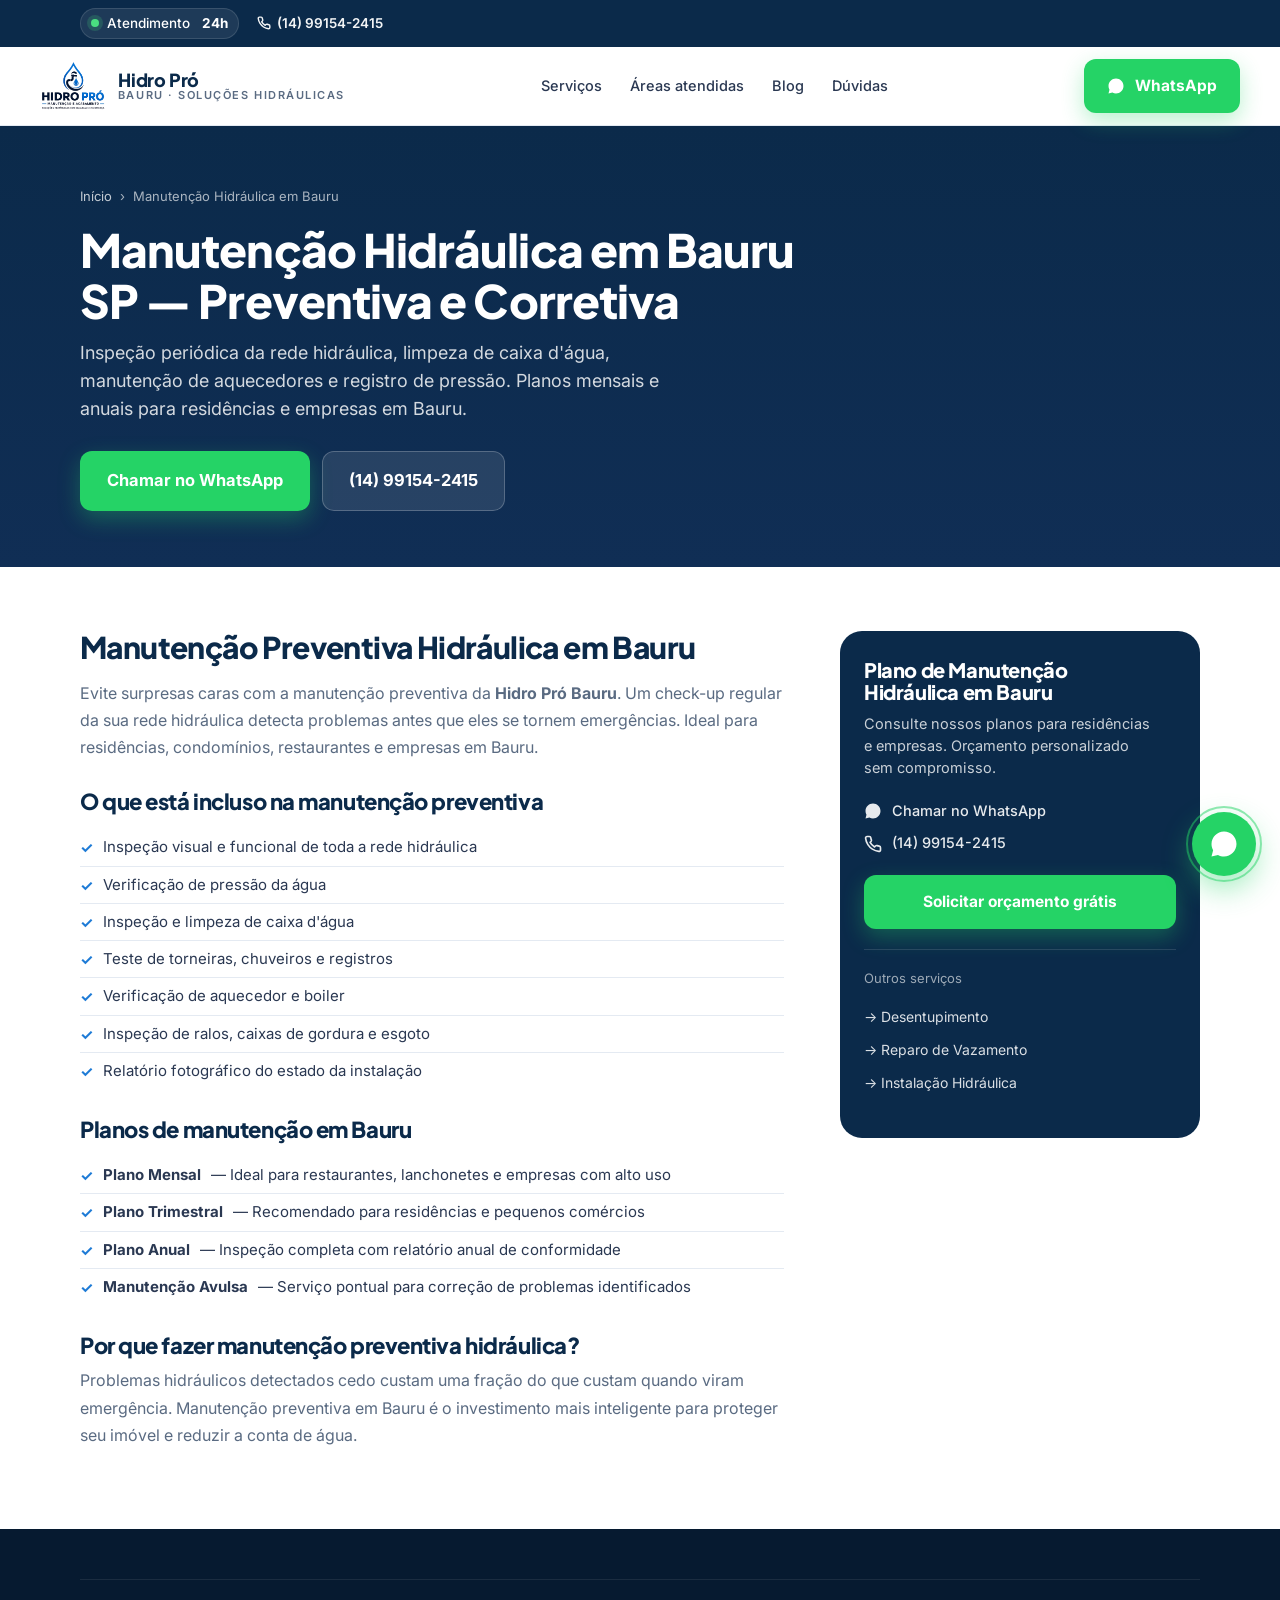
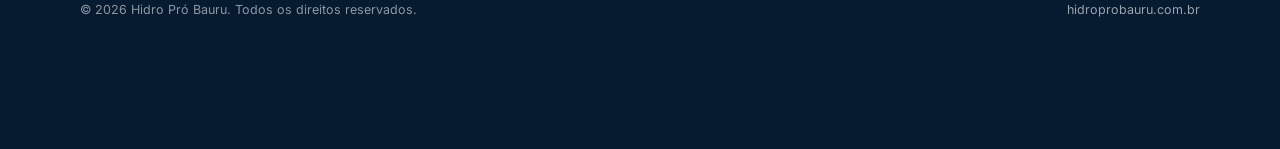
<file: manutencao-hidraulica-bauru.html>
<!doctype html>
<html lang="pt-BR">
<head>
<meta charset="utf-8" />
<meta name="viewport" content="width=device-width, initial-scale=1" />
<title>Manutenção Hidráulica em Bauru SP — Preventiva e Corretiva | Hidro Pró</title>
<meta name="description" content="Manutenção hidráulica preventiva e corretiva em Bauru SP. Inspeção da rede, limpeza de caixa d'água, planos mensais e anuais para residências e empresas. Orçamento grátis." />
<meta name="keywords" content="manutenção hidráulica Bauru, manutenção preventiva Bauru SP, limpeza caixa d'água Bauru, inspeção hidráulica Bauru, plano manutenção hidráulica Bauru" />
<meta name="robots" content="index, follow" />
<link rel="canonical" href="https://hidroprobauru.com.br/manutencao-hidraulica-bauru.html" />
<meta name="geo.region" content="BR-SP" />
<meta property="og:type" content="website" />
<meta property="og:title" content="Manutenção Hidráulica em Bauru SP — Hidro Pró" />
<meta property="og:description" content="Manutenção hidráulica preventiva e corretiva em Bauru. Planos mensais e anuais para residências e empresas. Orçamento grátis." />
<meta property="og:url" content="https://hidroprobauru.com.br/manutencao-hidraulica-bauru.html" />
<script type="application/ld+json">
{"@context":"https://schema.org","@type":"Service","name":"Manutenção Hidráulica Preventiva em Bauru SP","provider":{"@type":"Plumber","name":"Hidro Pró Bauru","telephone":"+55-14-99154-2415","url":"https://hidroprobauru.com.br"},"description":"Manutenção preventiva e corretiva da rede hidráulica residencial e comercial em Bauru. Planos mensais e anuais.","areaServed":{"@type":"City","name":"Bauru","addressRegion":"SP"}}
</script>
<link rel="preconnect" href="https://fonts.googleapis.com" /><link rel="preconnect" href="https://fonts.gstatic.com" crossorigin /><link href="https://fonts.googleapis.com/css2?family=Plus+Jakarta+Sans:wght@600;700;800&family=Inter:wght@400;500;600;700&display=swap" rel="stylesheet" /><link rel="stylesheet" href="styles.css" /><link rel="icon" type="image/webp" href="assets/hidropro-logo.webp" />
</head>
<body>
<div class="topbar"><div class="container"><div class="topbar-left"><span class="topbar-pill"><span class="dot"></span>Atendimento <strong style="margin-left:4px">24h</strong></span><a href="tel:+5514991542415" style="display:inline-flex;gap:6px;align-items:center;font-weight:600"><svg width="14" height="14" viewBox="0 0 24 24" fill="none" stroke="currentColor" stroke-width="2.4" stroke-linecap="round" stroke-linejoin="round"><path d="M22 16.92v3a2 2 0 0 1-2.18 2 19.79 19.79 0 0 1-8.63-3.07 19.5 19.5 0 0 1-6-6 19.79 19.79 0 0 1-3.07-8.67A2 2 0 0 1 4.11 2h3a2 2 0 0 1 2 1.72c.13.96.37 1.9.72 2.81a2 2 0 0 1-.45 2.11L8.09 9.91a16 16 0 0 0 6 6l1.27-1.27a2 2 0 0 1 2.11-.45c.91.35 1.85.59 2.81.72A2 2 0 0 1 22 16.92Z"/></svg>(14) 99154-2415</a></div></div></div>
<header class="site-header"><div class="container nav"><a href="index.html" class="brand"><img src="assets/hidropro-logo.webp" alt="Hidro Pró Bauru" /><div class="brand-text"><span class="b1">Hidro Pró</span><span class="b2">Bauru · Soluções Hidráulicas</span></div></a><nav class="nav-links"><a href="index.html#servicos">Serviços</a><a href="index.html#areas">Áreas atendidas</a><a href="blog.html">Blog</a><a href="index.html#faq">Dúvidas</a></nav><div class="nav-cta"><a href="https://wa.me/5514991542415?text=Ol%C3%A1%21+Preciso+de+manuten%C3%A7%C3%A3o+hidr%C3%A1ulica+em+Bauru.+(vi+no+site)" target="_blank" class="btn btn-wa"><svg viewBox="0 0 24 24" fill="currentColor"><path d="M17.5 14.4c-.3-.2-1.7-.9-2-1-.3-.1-.5-.2-.7.2-.2.3-.8 1-1 1.2-.2.2-.4.2-.7.1-.3-.2-1.2-.5-2.3-1.4-.9-.8-1.4-1.7-1.6-2-.2-.3 0-.5.1-.6.1-.1.3-.4.4-.6.1-.2.2-.3.3-.5.1-.2 0-.4 0-.5 0-.1-.7-1.7-.9-2.3-.2-.6-.5-.5-.7-.5h-.6c-.2 0-.5.1-.8.4-.3.3-1 1-1 2.5s1.1 2.9 1.2 3.1c.1.2 2.1 3.2 5.1 4.5.7.3 1.3.5 1.7.6.7.2 1.4.2 1.9.1.6-.1 1.7-.7 1.9-1.4.2-.7.2-1.2.2-1.4-.1-.1-.3-.2-.6-.4ZM12 2C6.5 2 2 6.5 2 12c0 1.8.5 3.5 1.3 5L2 22l5.2-1.3c1.5.8 3.1 1.2 4.8 1.2 5.5 0 10-4.5 10-10S17.5 2 12 2Z"/></svg>WhatsApp</a></div></div></header>

<section class="page-hero">
  <div class="container">
    <nav class="breadcrumb"><a href="index.html">Início</a> <span>›</span> <span>Manutenção Hidráulica em Bauru</span></nav>
    <h1>Manutenção Hidráulica em Bauru SP — Preventiva e Corretiva</h1>
    <p class="page-sub">Inspeção periódica da rede hidráulica, limpeza de caixa d'água, manutenção de aquecedores e registro de pressão. Planos mensais e anuais para residências e empresas em Bauru.</p>
    <div class="page-cta-row">
      <a href="https://wa.me/5514991542415?text=Ol%C3%A1%21+Preciso+de+manuten%C3%A7%C3%A3o+hidr%C3%A1ulica+em+Bauru.+(vi+no+site)" target="_blank" class="btn btn-wa btn-lg">Chamar no WhatsApp</a>
      <a href="tel:+5514991542415" class="btn btn-ghost-white btn-lg">(14) 99154-2415</a>
    </div>
  </div>
</section>

<section class="content-section">
  <div class="container content-grid">
    <div class="content-body">
      <h2>Manutenção Preventiva Hidráulica em Bauru</h2>
      <p>Evite surpresas caras com a manutenção preventiva da <strong>Hidro Pró Bauru</strong>. Um check-up regular da sua rede hidráulica detecta problemas antes que eles se tornem emergências. Ideal para residências, condomínios, restaurantes e empresas em Bauru.</p>

      <h3>O que está incluso na manutenção preventiva</h3>
      <ul>
        <li>Inspeção visual e funcional de toda a rede hidráulica</li>
        <li>Verificação de pressão da água</li>
        <li>Inspeção e limpeza de caixa d'água</li>
        <li>Teste de torneiras, chuveiros e registros</li>
        <li>Verificação de aquecedor e boiler</li>
        <li>Inspeção de ralos, caixas de gordura e esgoto</li>
        <li>Relatório fotográfico do estado da instalação</li>
      </ul>

      <h3>Planos de manutenção em Bauru</h3>
      <ul>
        <li><strong>Plano Mensal</strong> — Ideal para restaurantes, lanchonetes e empresas com alto uso</li>
        <li><strong>Plano Trimestral</strong> — Recomendado para residências e pequenos comércios</li>
        <li><strong>Plano Anual</strong> — Inspeção completa com relatório anual de conformidade</li>
        <li><strong>Manutenção Avulsa</strong> — Serviço pontual para correção de problemas identificados</li>
      </ul>

      <h3>Por que fazer manutenção preventiva hidráulica?</h3>
      <p>Problemas hidráulicos detectados cedo custam uma fração do que custam quando viram emergência. Manutenção preventiva em Bauru é o investimento mais inteligente para proteger seu imóvel e reduzir a conta de água.</p>
    </div>

    <aside>
      <div class="sidebar-card">
        <h3>Plano de Manutenção Hidráulica em Bauru</h3>
        <p>Consulte nossos planos para residências e empresas. Orçamento personalizado sem compromisso.</p>
        <ul class="contact-list">
          <li><a href="https://wa.me/5514991542415?text=Ol%C3%A1%21+Preciso+de+manuten%C3%A7%C3%A3o+hidr%C3%A1ulica+em+Bauru.+(vi+no+site)" target="_blank"><svg width="18" height="18" viewBox="0 0 24 24" fill="currentColor"><path d="M17.5 14.4c-.3-.2-1.7-.9-2-1-.3-.1-.5-.2-.7.2-.2.3-.8 1-1 1.2-.2.2-.4.2-.7.1-.3-.2-1.2-.5-2.3-1.4-.9-.8-1.4-1.7-1.6-2-.2-.3 0-.5.1-.6.1-.1.3-.4.4-.6.1-.2.2-.3.3-.5.1-.2 0-.4 0-.5 0-.1-.7-1.7-.9-2.3-.2-.6-.5-.5-.7-.5h-.6c-.2 0-.5.1-.8.4-.3.3-1 1-1 2.5s1.1 2.9 1.2 3.1c.1.2 2.1 3.2 5.1 4.5.7.3 1.3.5 1.7.6.7.2 1.4.2 1.9.1.6-.1 1.7-.7 1.9-1.4.2-.7.2-1.2.2-1.4-.1-.1-.3-.2-.6-.4ZM12 2C6.5 2 2 6.5 2 12c0 1.8.5 3.5 1.3 5L2 22l5.2-1.3c1.5.8 3.1 1.2 4.8 1.2 5.5 0 10-4.5 10-10S17.5 2 12 2Z"/></svg>Chamar no WhatsApp</a></li>
          <li><a href="tel:+5514991542415"><svg width="18" height="18" viewBox="0 0 24 24" fill="none" stroke="currentColor" stroke-width="2.2" stroke-linecap="round" stroke-linejoin="round"><path d="M22 16.92v3a2 2 0 0 1-2.18 2 19.79 19.79 0 0 1-8.63-3.07 19.5 19.5 0 0 1-6-6 19.79 19.79 0 0 1-3.07-8.67A2 2 0 0 1 4.11 2h3a2 2 0 0 1 2 1.72c.13.96.37 1.9.72 2.81a2 2 0 0 1-.45 2.11L8.09 9.91a16 16 0 0 0 6 6l1.27-1.27a2 2 0 0 1 2.11-.45c.91.35 1.85.59 2.81.72A2 2 0 0 1 22 16.92Z"/></svg>(14) 99154-2415</a></li>
        </ul>
        <a href="https://wa.me/5514991542415?text=Ol%C3%A1%21+Preciso+de+manuten%C3%A7%C3%A3o+hidr%C3%A1ulica+em+Bauru.+(vi+no+site)" target="_blank" class="btn btn-wa btn-block">Solicitar orçamento grátis</a>
        <div style="margin-top:20px;padding-top:18px;border-top:1px solid rgba(255,255,255,0.12)"><div style="font-size:13px;color:rgba(255,255,255,0.6);margin-bottom:10px">Outros serviços</div><ul style="list-style:none;padding:0;display:flex;flex-direction:column;gap:8px"><li><a href="desentupimento-bauru.html" style="color:rgba(255,255,255,0.85);font-size:14px">→ Desentupimento</a></li><li><a href="reparo-vazamento-bauru.html" style="color:rgba(255,255,255,0.85);font-size:14px">→ Reparo de Vazamento</a></li><li><a href="instalacao-hidraulica-bauru.html" style="color:rgba(255,255,255,0.85);font-size:14px">→ Instalação Hidráulica</a></li></ul></div>
      </div>
    </aside>
  </div>
</section>

<footer class="footer"><div class="container"><div class="footer-bottom" style="padding:20px 0"><div>© 2026 Hidro Pró Bauru. Todos os direitos reservados.</div><div><a href="index.html" style="color:rgba(255,255,255,0.6)">hidroprobauru.com.br</a></div></div></div></footer>
<a href="https://wa.me/5514991542415?text=Ol%C3%A1%21+Preciso+de+manuten%C3%A7%C3%A3o+hidr%C3%A1ulica+em+Bauru.+(vi+no+site)" target="_blank" class="fab-wa" aria-label="Falar no WhatsApp"><svg viewBox="0 0 24 24" fill="currentColor"><path d="M17.5 14.4c-.3-.2-1.7-.9-2-1-.3-.1-.5-.2-.7.2-.2.3-.8 1-1 1.2-.2.2-.4.2-.7.1-.3-.2-1.2-.5-2.3-1.4-.9-.8-1.4-1.7-1.6-2-.2-.3 0-.5.1-.6.1-.1.3-.4.4-.6.1-.2.2-.3.3-.5.1-.2 0-.4 0-.5 0-.1-.7-1.7-.9-2.3-.2-.6-.5-.5-.7-.5h-.6c-.2 0-.5.1-.8.4-.3.3-1 1-1 2.5s1.1 2.9 1.2 3.1c.1.2 2.1 3.2 5.1 4.5.7.3 1.3.5 1.7.6.7.2 1.4.2 1.9.1.6-.1 1.7-.7 1.9-1.4.2-.7.2-1.2.2-1.4-.1-.1-.3-.2-.6-.4ZM12 2C6.5 2 2 6.5 2 12c0 1.8.5 3.5 1.3 5L2 22l5.2-1.3c1.5.8 3.1 1.2 4.8 1.2 5.5 0 10-4.5 10-10S17.5 2 12 2Z"/></svg></a>
<script src="app.js"></script>
</body>
</html>
</file>
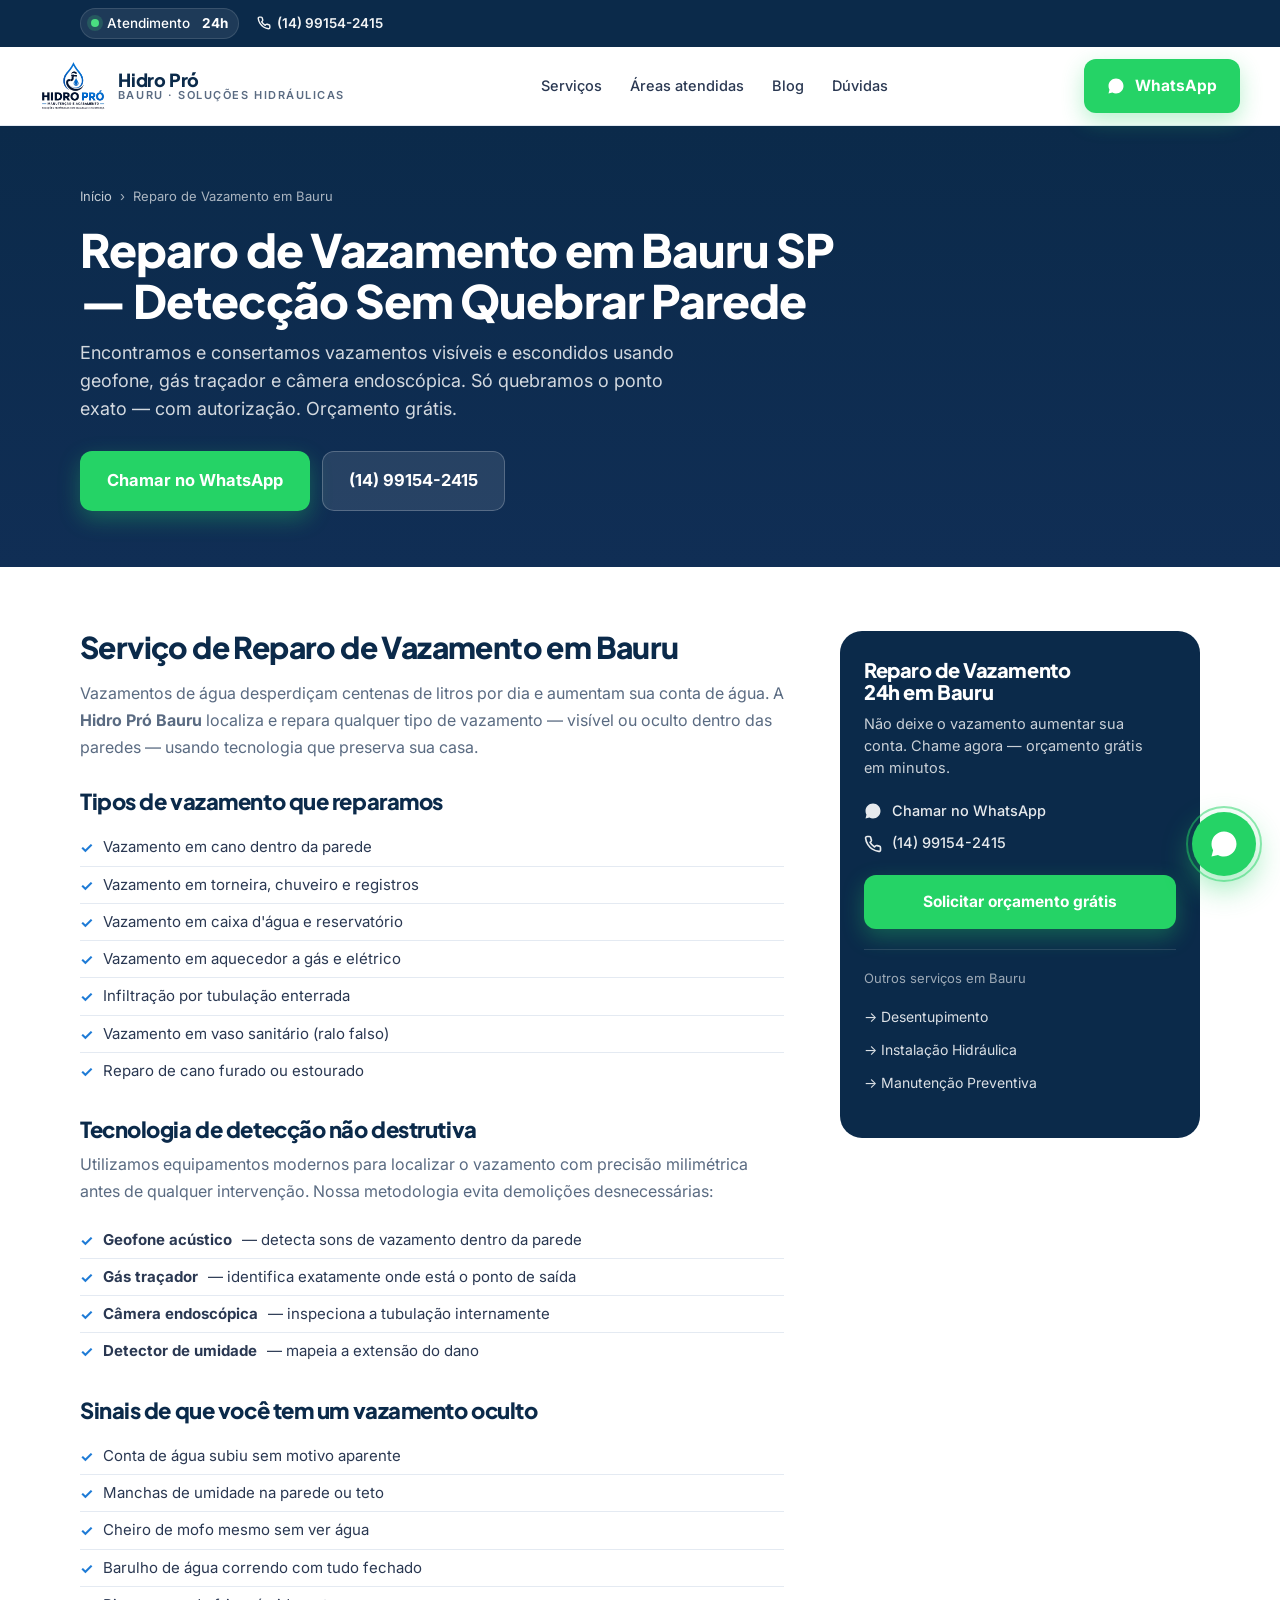
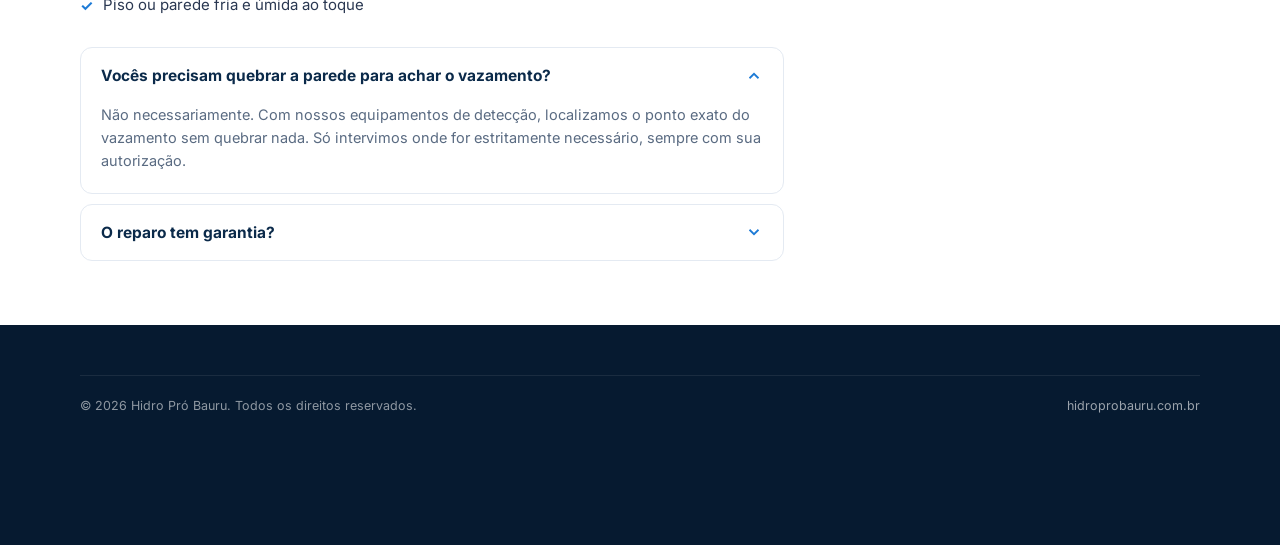
<file: reparo-vazamento-bauru.html>
<!doctype html>
<html lang="pt-BR">
<head>
<meta charset="utf-8" />
<meta name="viewport" content="width=device-width, initial-scale=1" />
<title>Reparo de Vazamento em Bauru SP — Detecção 24h | Hidro Pró</title>
<meta name="description" content="Reparo de vazamento em Bauru SP. Detecção não destrutiva de vazamentos visíveis e escondidos. Atendimento 24h, sem quebrar parede. Orçamento grátis pelo WhatsApp." />
<meta name="keywords" content="reparo vazamento Bauru, vazamento de água Bauru, conserto vazamento Bauru SP, detecção vazamento Bauru, encanador Bauru vazamento" />
<meta name="robots" content="index, follow" />
<link rel="canonical" href="https://hidroprobauru.com.br/reparo-vazamento-bauru.html" />
<meta name="geo.region" content="BR-SP" />
<meta property="og:type" content="website" />
<meta property="og:title" content="Reparo de Vazamento em Bauru SP 24h — Hidro Pró" />
<meta property="og:description" content="Detecção e reparo de vazamentos visíveis e escondidos em Bauru. Tecnologia não destrutiva, sem quebrar parede. Orçamento grátis." />
<meta property="og:url" content="https://hidroprobauru.com.br/reparo-vazamento-bauru.html" />
<script type="application/ld+json">
{
  "@context": "https://schema.org",
  "@type": "Service",
  "name": "Reparo de Vazamento em Bauru SP",
  "provider": {"@type": "Plumber", "name": "Hidro Pró Bauru", "telephone": "+55-14-99154-2415", "url": "https://hidroprobauru.com.br"},
  "description": "Detecção e reparo de vazamentos visíveis e escondidos em Bauru SP. Utilizamos geofone, gás traçador e câmera para localizar o vazamento sem quebrar parede.",
  "areaServed": {"@type": "City", "name": "Bauru", "addressRegion": "SP"}
}
</script>
<link rel="preconnect" href="https://fonts.googleapis.com" />
<link rel="preconnect" href="https://fonts.gstatic.com" crossorigin />
<link href="https://fonts.googleapis.com/css2?family=Plus+Jakarta+Sans:wght@600;700;800&family=Inter:wght@400;500;600;700&display=swap" rel="stylesheet" />
<link rel="stylesheet" href="styles.css" />
<link rel="icon" type="image/webp" href="assets/hidropro-logo.webp" />
</head>
<body>

<div class="topbar"><div class="container"><div class="topbar-left"><span class="topbar-pill"><span class="dot"></span>Atendimento <strong style="margin-left:4px">24h</strong></span><a href="tel:+5514991542415" style="display:inline-flex;gap:6px;align-items:center;font-weight:600"><svg width="14" height="14" viewBox="0 0 24 24" fill="none" stroke="currentColor" stroke-width="2.4" stroke-linecap="round" stroke-linejoin="round"><path d="M22 16.92v3a2 2 0 0 1-2.18 2 19.79 19.79 0 0 1-8.63-3.07 19.5 19.5 0 0 1-6-6 19.79 19.79 0 0 1-3.07-8.67A2 2 0 0 1 4.11 2h3a2 2 0 0 1 2 1.72c.13.96.37 1.9.72 2.81a2 2 0 0 1-.45 2.11L8.09 9.91a16 16 0 0 0 6 6l1.27-1.27a2 2 0 0 1 2.11-.45c.91.35 1.85.59 2.81.72A2 2 0 0 1 22 16.92Z"/></svg>(14) 99154-2415</a></div></div></div>

<header class="site-header"><div class="container nav"><a href="index.html" class="brand" aria-label="Hidro Pró Bauru"><img src="assets/hidropro-logo.webp" alt="Hidro Pró Bauru" /><div class="brand-text"><span class="b1">Hidro Pró</span><span class="b2">Bauru · Soluções Hidráulicas</span></div></a><nav class="nav-links"><a href="index.html#servicos">Serviços</a><a href="index.html#areas">Áreas atendidas</a><a href="blog.html">Blog</a><a href="index.html#faq">Dúvidas</a></nav><div class="nav-cta"><a href="https://wa.me/5514991542415?text=Ol%C3%A1%21+Preciso+de+reparo+de+vazamento+em+Bauru.+(vi+no+site)" target="_blank" class="btn btn-wa"><svg viewBox="0 0 24 24" fill="currentColor"><path d="M17.5 14.4c-.3-.2-1.7-.9-2-1-.3-.1-.5-.2-.7.2-.2.3-.8 1-1 1.2-.2.2-.4.2-.7.1-.3-.2-1.2-.5-2.3-1.4-.9-.8-1.4-1.7-1.6-2-.2-.3 0-.5.1-.6.1-.1.3-.4.4-.6.1-.2.2-.3.3-.5.1-.2 0-.4 0-.5 0-.1-.7-1.7-.9-2.3-.2-.6-.5-.5-.7-.5h-.6c-.2 0-.5.1-.8.4-.3.3-1 1-1 2.5s1.1 2.9 1.2 3.1c.1.2 2.1 3.2 5.1 4.5.7.3 1.3.5 1.7.6.7.2 1.4.2 1.9.1.6-.1 1.7-.7 1.9-1.4.2-.7.2-1.2.2-1.4-.1-.1-.3-.2-.6-.4ZM12 2C6.5 2 2 6.5 2 12c0 1.8.5 3.5 1.3 5L2 22l5.2-1.3c1.5.8 3.1 1.2 4.8 1.2 5.5 0 10-4.5 10-10S17.5 2 12 2Z"/></svg>WhatsApp</a></div></div></header>

<section class="page-hero">
  <div class="container">
    <nav class="breadcrumb"><a href="index.html">Início</a> <span>›</span> <span>Reparo de Vazamento em Bauru</span></nav>
    <h1>Reparo de Vazamento em Bauru SP — Detecção Sem Quebrar Parede</h1>
    <p class="page-sub">Encontramos e consertamos vazamentos visíveis e escondidos usando geofone, gás traçador e câmera endoscópica. Só quebramos o ponto exato — com autorização. Orçamento grátis.</p>
    <div class="page-cta-row">
      <a href="https://wa.me/5514991542415?text=Ol%C3%A1%21+Preciso+de+reparo+de+vazamento+em+Bauru.+(vi+no+site)" target="_blank" class="btn btn-wa btn-lg">Chamar no WhatsApp</a>
      <a href="tel:+5514991542415" class="btn btn-ghost-white btn-lg">(14) 99154-2415</a>
    </div>
  </div>
</section>

<section class="content-section">
  <div class="container content-grid">
    <div class="content-body">
      <h2>Serviço de Reparo de Vazamento em Bauru</h2>
      <p>Vazamentos de água desperdiçam centenas de litros por dia e aumentam sua conta de água. A <strong>Hidro Pró Bauru</strong> localiza e repara qualquer tipo de vazamento — visível ou oculto dentro das paredes — usando tecnologia que preserva sua casa.</p>

      <h3>Tipos de vazamento que reparamos</h3>
      <ul>
        <li>Vazamento em cano dentro da parede</li>
        <li>Vazamento em torneira, chuveiro e registros</li>
        <li>Vazamento em caixa d'água e reservatório</li>
        <li>Vazamento em aquecedor a gás e elétrico</li>
        <li>Infiltração por tubulação enterrada</li>
        <li>Vazamento em vaso sanitário (ralo falso)</li>
        <li>Reparo de cano furado ou estourado</li>
      </ul>

      <h3>Tecnologia de detecção não destrutiva</h3>
      <p>Utilizamos equipamentos modernos para localizar o vazamento com precisão milimétrica antes de qualquer intervenção. Nossa metodologia evita demolições desnecessárias:</p>
      <ul>
        <li><strong>Geofone acústico</strong> — detecta sons de vazamento dentro da parede</li>
        <li><strong>Gás traçador</strong> — identifica exatamente onde está o ponto de saída</li>
        <li><strong>Câmera endoscópica</strong> — inspeciona a tubulação internamente</li>
        <li><strong>Detector de umidade</strong> — mapeia a extensão do dano</li>
      </ul>

      <h3>Sinais de que você tem um vazamento oculto</h3>
      <ul>
        <li>Conta de água subiu sem motivo aparente</li>
        <li>Manchas de umidade na parede ou teto</li>
        <li>Cheiro de mofo mesmo sem ver água</li>
        <li>Barulho de água correndo com tudo fechado</li>
        <li>Piso ou parede fria e úmida ao toque</li>
      </ul>

      <div class="faq-list" role="list" style="margin-top:24px">
        <div class="faq-item open" role="listitem">
          <button class="faq-q" aria-expanded="true">Vocês precisam quebrar a parede para achar o vazamento? <svg class="chev" width="18" height="18" viewBox="0 0 24 24" fill="none" stroke="currentColor" stroke-width="2.4"><polyline points="6 9 12 15 18 9"/></svg></button>
          <div class="faq-a"><div class="faq-a-inner">Não necessariamente. Com nossos equipamentos de detecção, localizamos o ponto exato do vazamento sem quebrar nada. Só intervimos onde for estritamente necessário, sempre com sua autorização.</div></div>
        </div>
        <div class="faq-item" role="listitem">
          <button class="faq-q" aria-expanded="false">O reparo tem garantia? <svg class="chev" width="18" height="18" viewBox="0 0 24 24" fill="none" stroke="currentColor" stroke-width="2.4"><polyline points="6 9 12 15 18 9"/></svg></button>
          <div class="faq-a"><div class="faq-a-inner">Sim! Todos os reparos de vazamento têm garantia de 6 meses por escrito. Se o problema voltar no prazo, retornamos sem custo.</div></div>
        </div>
      </div>
    </div>

    <aside>
      <div class="sidebar-card">
        <h3>Reparo de Vazamento 24h em Bauru</h3>
        <p>Não deixe o vazamento aumentar sua conta. Chame agora — orçamento grátis em minutos.</p>
        <ul class="contact-list">
          <li><a href="https://wa.me/5514991542415?text=Ol%C3%A1%21+Preciso+de+reparo+de+vazamento+em+Bauru.+(vi+no+site)" target="_blank"><svg width="18" height="18" viewBox="0 0 24 24" fill="currentColor"><path d="M17.5 14.4c-.3-.2-1.7-.9-2-1-.3-.1-.5-.2-.7.2-.2.3-.8 1-1 1.2-.2.2-.4.2-.7.1-.3-.2-1.2-.5-2.3-1.4-.9-.8-1.4-1.7-1.6-2-.2-.3 0-.5.1-.6.1-.1.3-.4.4-.6.1-.2.2-.3.3-.5.1-.2 0-.4 0-.5 0-.1-.7-1.7-.9-2.3-.2-.6-.5-.5-.7-.5h-.6c-.2 0-.5.1-.8.4-.3.3-1 1-1 2.5s1.1 2.9 1.2 3.1c.1.2 2.1 3.2 5.1 4.5.7.3 1.3.5 1.7.6.7.2 1.4.2 1.9.1.6-.1 1.7-.7 1.9-1.4.2-.7.2-1.2.2-1.4-.1-.1-.3-.2-.6-.4ZM12 2C6.5 2 2 6.5 2 12c0 1.8.5 3.5 1.3 5L2 22l5.2-1.3c1.5.8 3.1 1.2 4.8 1.2 5.5 0 10-4.5 10-10S17.5 2 12 2Z"/></svg>Chamar no WhatsApp</a></li>
          <li><a href="tel:+5514991542415"><svg width="18" height="18" viewBox="0 0 24 24" fill="none" stroke="currentColor" stroke-width="2.2" stroke-linecap="round" stroke-linejoin="round"><path d="M22 16.92v3a2 2 0 0 1-2.18 2 19.79 19.79 0 0 1-8.63-3.07 19.5 19.5 0 0 1-6-6 19.79 19.79 0 0 1-3.07-8.67A2 2 0 0 1 4.11 2h3a2 2 0 0 1 2 1.72c.13.96.37 1.9.72 2.81a2 2 0 0 1-.45 2.11L8.09 9.91a16 16 0 0 0 6 6l1.27-1.27a2 2 0 0 1 2.11-.45c.91.35 1.85.59 2.81.72A2 2 0 0 1 22 16.92Z"/></svg>(14) 99154-2415</a></li>
        </ul>
        <a href="https://wa.me/5514991542415?text=Ol%C3%A1%21+Preciso+de+reparo+de+vazamento+em+Bauru.+(vi+no+site)" target="_blank" class="btn btn-wa btn-block">Solicitar orçamento grátis</a>
        <div style="margin-top:20px;padding-top:18px;border-top:1px solid rgba(255,255,255,0.12)">
          <div style="font-size:13px;color:rgba(255,255,255,0.6);margin-bottom:10px">Outros serviços em Bauru</div>
          <ul style="list-style:none;padding:0;display:flex;flex-direction:column;gap:8px">
            <li><a href="desentupimento-bauru.html" style="color:rgba(255,255,255,0.85);font-size:14px">→ Desentupimento</a></li>
            <li><a href="instalacao-hidraulica-bauru.html" style="color:rgba(255,255,255,0.85);font-size:14px">→ Instalação Hidráulica</a></li>
            <li><a href="manutencao-hidraulica-bauru.html" style="color:rgba(255,255,255,0.85);font-size:14px">→ Manutenção Preventiva</a></li>
          </ul>
        </div>
      </div>
    </aside>
  </div>
</section>

<footer class="footer"><div class="container"><div class="footer-bottom" style="padding:20px 0"><div>© 2026 Hidro Pró Bauru. Todos os direitos reservados.</div><div><a href="index.html" style="color:rgba(255,255,255,0.6)">hidroprobauru.com.br</a></div></div></div></footer>
<a href="https://wa.me/5514991542415?text=Ol%C3%A1%21+Preciso+de+reparo+de+vazamento+em+Bauru.+(vi+no+site)" target="_blank" class="fab-wa" aria-label="Falar no WhatsApp"><svg viewBox="0 0 24 24" fill="currentColor"><path d="M17.5 14.4c-.3-.2-1.7-.9-2-1-.3-.1-.5-.2-.7.2-.2.3-.8 1-1 1.2-.2.2-.4.2-.7.1-.3-.2-1.2-.5-2.3-1.4-.9-.8-1.4-1.7-1.6-2-.2-.3 0-.5.1-.6.1-.1.3-.4.4-.6.1-.2.2-.3.3-.5.1-.2 0-.4 0-.5 0-.1-.7-1.7-.9-2.3-.2-.6-.5-.5-.7-.5h-.6c-.2 0-.5.1-.8.4-.3.3-1 1-1 2.5s1.1 2.9 1.2 3.1c.1.2 2.1 3.2 5.1 4.5.7.3 1.3.5 1.7.6.7.2 1.4.2 1.9.1.6-.1 1.7-.7 1.9-1.4.2-.7.2-1.2.2-1.4-.1-.1-.3-.2-.6-.4ZM12 2C6.5 2 2 6.5 2 12c0 1.8.5 3.5 1.3 5L2 22l5.2-1.3c1.5.8 3.1 1.2 4.8 1.2 5.5 0 10-4.5 10-10S17.5 2 12 2Z"/></svg></a>
<script src="app.js"></script>
</body>
</html>
</file>
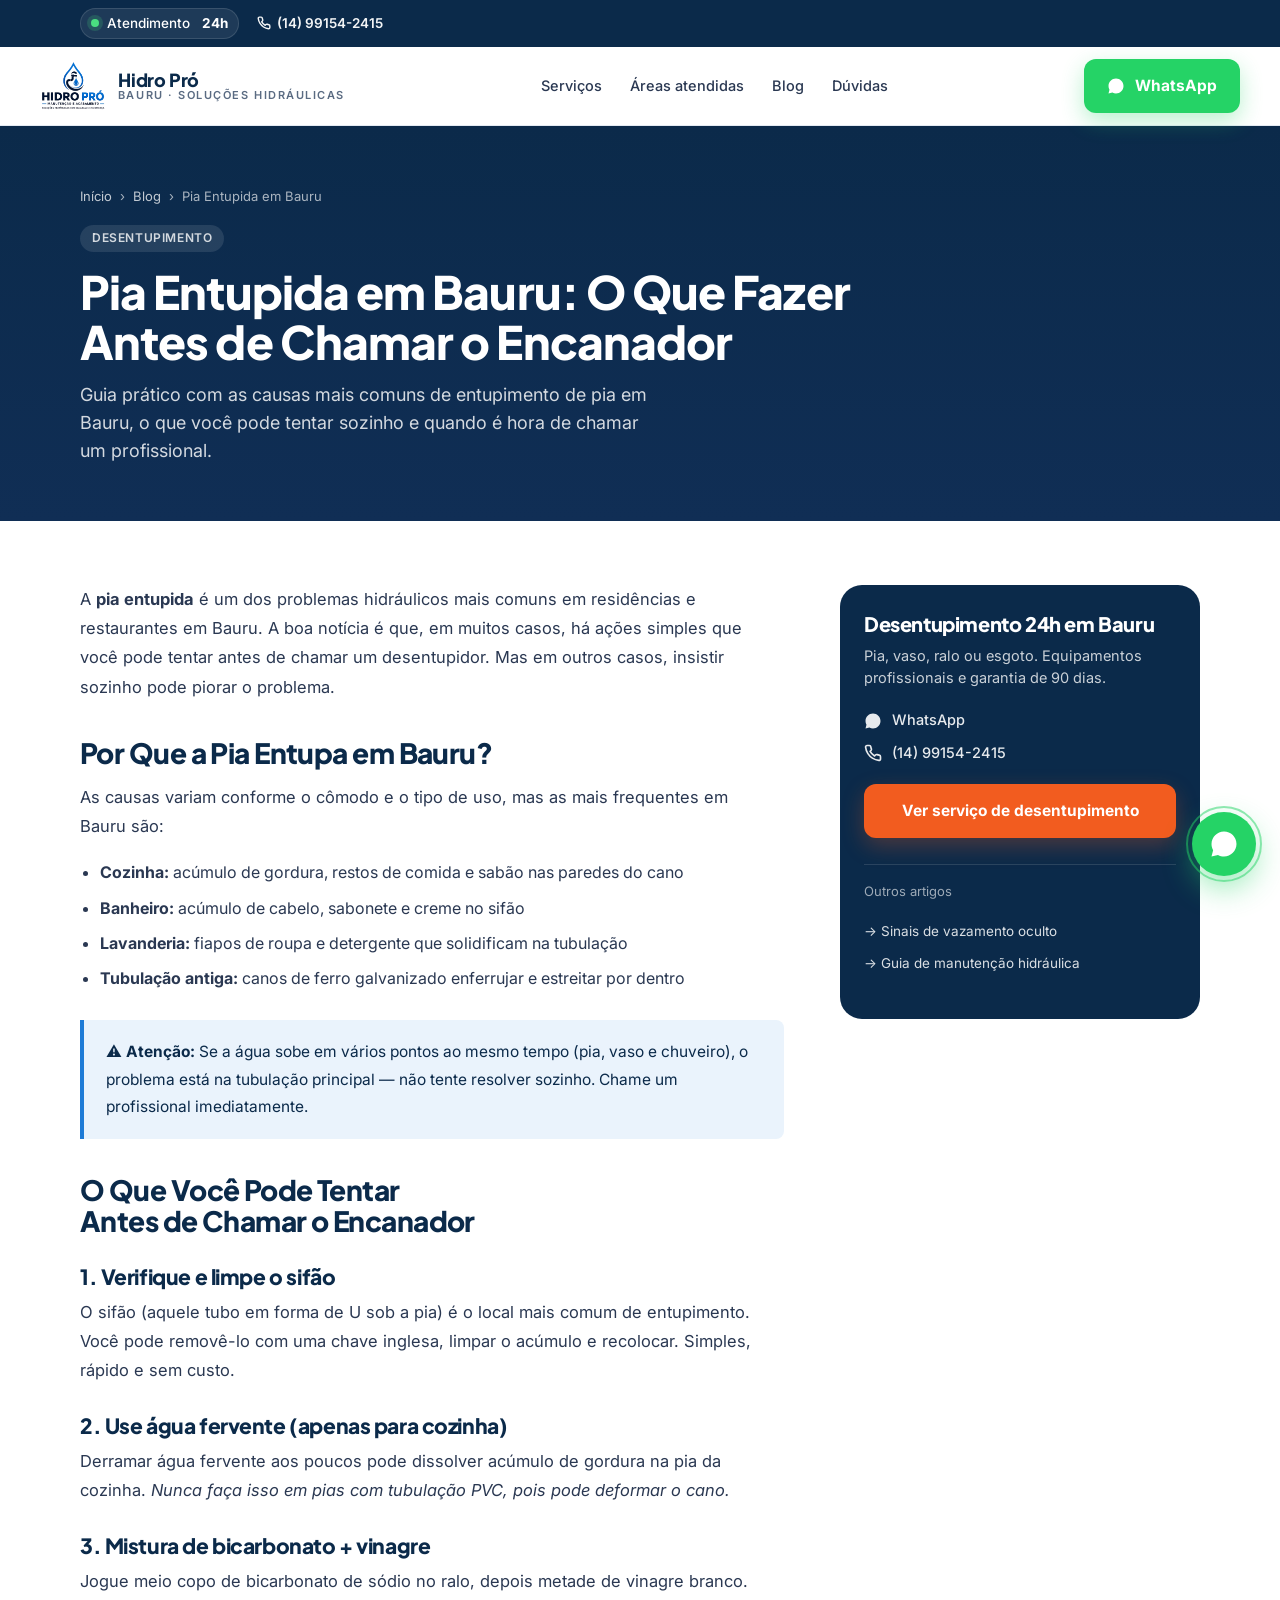
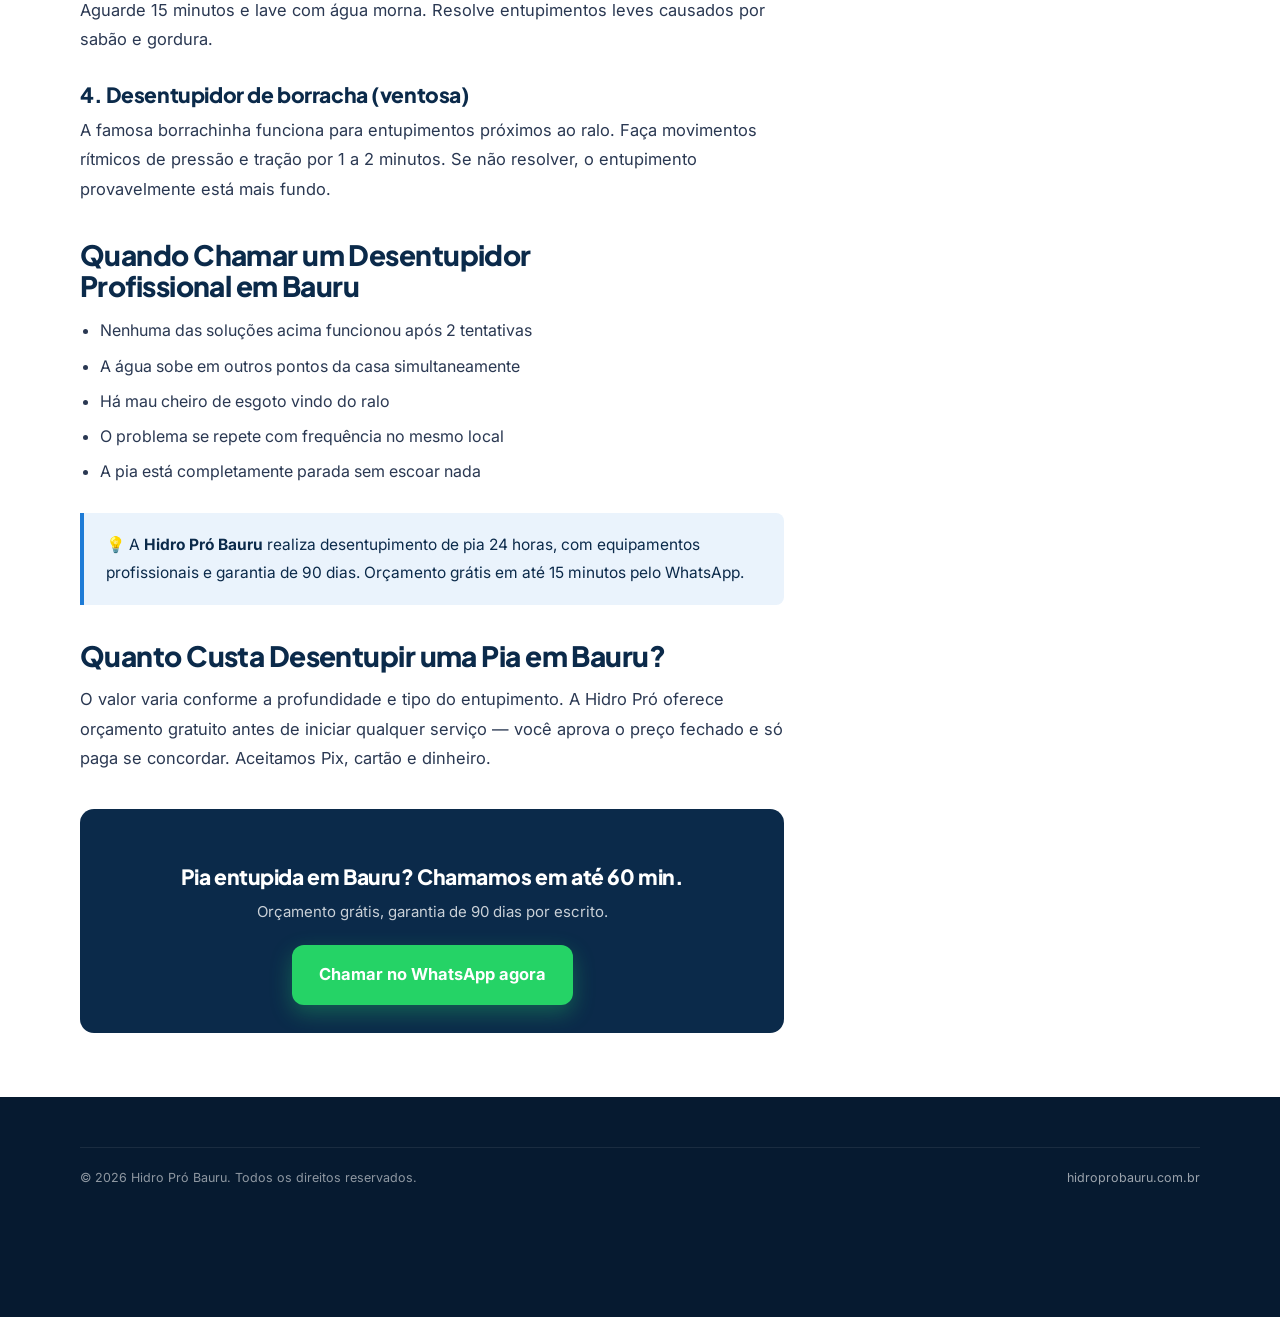
<file: blog/como-desentupir-pia.html>
<!doctype html>
<html lang="pt-BR">
<head>
<meta charset="utf-8" />
<meta name="viewport" content="width=device-width, initial-scale=1" />
<title>Pia Entupida em Bauru: O Que Fazer — Dicas e Quando Chamar o Encanador</title>
<meta name="description" content="Pia entupida em Bauru? Veja o que fazer antes de chamar o encanador, quais os erros mais comuns e como a Hidro Pró resolve o problema de forma rápida e com garantia." />
<meta name="keywords" content="pia entupida Bauru, desentupir pia Bauru, pia entupida o que fazer, desentupimento pia Bauru SP" />
<meta name="robots" content="index, follow" />
<link rel="canonical" href="https://hidroprobauru.com.br/blog/como-desentupir-pia.html" />
<meta name="geo.region" content="BR-SP" />
<meta property="og:type" content="article" />
<meta property="og:title" content="Pia Entupida em Bauru: O Que Fazer Antes de Chamar o Encanador" />
<meta property="og:description" content="Guia completo sobre pia entupida em Bauru. Causas, soluções e quando chamar um profissional." />
<meta property="og:url" content="https://hidroprobauru.com.br/blog/como-desentupir-pia.html" />
<script type="application/ld+json">
{"@context":"https://schema.org","@type":"Article","headline":"Pia Entupida em Bauru: O Que Fazer Antes de Chamar o Encanador","description":"Guia completo sobre as causas de entupimento de pia em Bauru, o que tentar fazer sozinho e quando chamar um profissional.","author":{"@type":"Organization","name":"Hidro Pró Bauru"},"publisher":{"@type":"Organization","name":"Hidro Pró Bauru","url":"https://hidroprobauru.com.br"},"datePublished":"2026-06-01","mainEntityOfPage":"https://hidroprobauru.com.br/blog/como-desentupir-pia.html"}
</script>
<link rel="preconnect" href="https://fonts.googleapis.com" /><link rel="preconnect" href="https://fonts.gstatic.com" crossorigin /><link href="https://fonts.googleapis.com/css2?family=Plus+Jakarta+Sans:wght@600;700;800&family=Inter:wght@400;500;600;700&display=swap" rel="stylesheet" /><link rel="stylesheet" href="../styles.css" /><link rel="icon" type="image/webp" href="../assets/hidropro-logo.webp" />
</head>
<body>
<div class="topbar"><div class="container"><div class="topbar-left"><span class="topbar-pill"><span class="dot"></span>Atendimento <strong style="margin-left:4px">24h</strong></span><a href="tel:+5514991542415" style="display:inline-flex;gap:6px;align-items:center;font-weight:600"><svg width="14" height="14" viewBox="0 0 24 24" fill="none" stroke="currentColor" stroke-width="2.4" stroke-linecap="round" stroke-linejoin="round"><path d="M22 16.92v3a2 2 0 0 1-2.18 2 19.79 19.79 0 0 1-8.63-3.07 19.5 19.5 0 0 1-6-6 19.79 19.79 0 0 1-3.07-8.67A2 2 0 0 1 4.11 2h3a2 2 0 0 1 2 1.72c.13.96.37 1.9.72 2.81a2 2 0 0 1-.45 2.11L8.09 9.91a16 16 0 0 0 6 6l1.27-1.27a2 2 0 0 1 2.11-.45c.91.35 1.85.59 2.81.72A2 2 0 0 1 22 16.92Z"/></svg>(14) 99154-2415</a></div></div></div>
<header class="site-header"><div class="container nav"><a href="../index.html" class="brand"><img src="../assets/hidropro-logo.webp" alt="Hidro Pró Bauru" /><div class="brand-text"><span class="b1">Hidro Pró</span><span class="b2">Bauru · Soluções Hidráulicas</span></div></a><nav class="nav-links"><a href="../index.html#servicos">Serviços</a><a href="../index.html#areas">Áreas atendidas</a><a href="../blog.html">Blog</a><a href="../index.html#faq">Dúvidas</a></nav><div class="nav-cta"><a href="https://wa.me/5514991542415?text=Ol%C3%A1%21+Preciso+de+desentupimento+de+pia.+(vi+no+blog)" target="_blank" class="btn btn-wa"><svg viewBox="0 0 24 24" fill="currentColor"><path d="M17.5 14.4c-.3-.2-1.7-.9-2-1-.3-.1-.5-.2-.7.2-.2.3-.8 1-1 1.2-.2.2-.4.2-.7.1-.3-.2-1.2-.5-2.3-1.4-.9-.8-1.4-1.7-1.6-2-.2-.3 0-.5.1-.6.1-.1.3-.4.4-.6.1-.2.2-.3.3-.5.1-.2 0-.4 0-.5 0-.1-.7-1.7-.9-2.3-.2-.6-.5-.5-.7-.5h-.6c-.2 0-.5.1-.8.4-.3.3-1 1-1 2.5s1.1 2.9 1.2 3.1c.1.2 2.1 3.2 5.1 4.5.7.3 1.3.5 1.7.6.7.2 1.4.2 1.9.1.6-.1 1.7-.7 1.9-1.4.2-.7.2-1.2.2-1.4-.1-.1-.3-.2-.6-.4ZM12 2C6.5 2 2 6.5 2 12c0 1.8.5 3.5 1.3 5L2 22l5.2-1.3c1.5.8 3.1 1.2 4.8 1.2 5.5 0 10-4.5 10-10S17.5 2 12 2Z"/></svg>WhatsApp</a></div></div></header>

<section class="page-hero">
  <div class="container">
    <nav class="breadcrumb"><a href="../index.html">Início</a> <span>›</span> <a href="../blog.html">Blog</a> <span>›</span> <span>Pia Entupida em Bauru</span></nav>
    <span style="display:inline-block;background:rgba(255,255,255,0.1);color:rgba(255,255,255,0.8);padding:4px 12px;border-radius:999px;font-size:12px;font-weight:600;text-transform:uppercase;letter-spacing:0.05em;margin-bottom:14px">Desentupimento</span>
    <h1>Pia Entupida em Bauru: O Que Fazer Antes de Chamar o Encanador</h1>
    <p class="page-sub">Guia prático com as causas mais comuns de entupimento de pia em Bauru, o que você pode tentar sozinho e quando é hora de chamar um profissional.</p>
  </div>
</section>

<section style="padding:64px 0;background:#fff">
  <div class="container content-grid">
    <article class="article-body">

      <p>A <strong>pia entupida</strong> é um dos problemas hidráulicos mais comuns em residências e restaurantes em Bauru. A boa notícia é que, em muitos casos, há ações simples que você pode tentar antes de chamar um desentupidor. Mas em outros casos, insistir sozinho pode piorar o problema.</p>

      <h2>Por Que a Pia Entupa em Bauru?</h2>
      <p>As causas variam conforme o cômodo e o tipo de uso, mas as mais frequentes em Bauru são:</p>
      <ul>
        <li><strong>Cozinha:</strong> acúmulo de gordura, restos de comida e sabão nas paredes do cano</li>
        <li><strong>Banheiro:</strong> acúmulo de cabelo, sabonete e creme no sifão</li>
        <li><strong>Lavanderia:</strong> fiapos de roupa e detergente que solidificam na tubulação</li>
        <li><strong>Tubulação antiga:</strong> canos de ferro galvanizado enferrujar e estreitar por dentro</li>
      </ul>

      <div class="article-callout">
        <p>⚠️ <strong>Atenção:</strong> Se a água sobe em vários pontos ao mesmo tempo (pia, vaso e chuveiro), o problema está na tubulação principal — não tente resolver sozinho. Chame um profissional imediatamente.</p>
      </div>

      <h2>O Que Você Pode Tentar Antes de Chamar o Encanador</h2>

      <h3>1. Verifique e limpe o sifão</h3>
      <p>O sifão (aquele tubo em forma de U sob a pia) é o local mais comum de entupimento. Você pode removê-lo com uma chave inglesa, limpar o acúmulo e recolocar. Simples, rápido e sem custo.</p>

      <h3>2. Use água fervente (apenas para cozinha)</h3>
      <p>Derramar água fervente aos poucos pode dissolver acúmulo de gordura na pia da cozinha. <em>Nunca faça isso em pias com tubulação PVC, pois pode deformar o cano.</em></p>

      <h3>3. Mistura de bicarbonato + vinagre</h3>
      <p>Jogue meio copo de bicarbonato de sódio no ralo, depois metade de vinagre branco. Aguarde 15 minutos e lave com água morna. Resolve entupimentos leves causados por sabão e gordura.</p>

      <h3>4. Desentupidor de borracha (ventosa)</h3>
      <p>A famosa borrachinha funciona para entupimentos próximos ao ralo. Faça movimentos rítmicos de pressão e tração por 1 a 2 minutos. Se não resolver, o entupimento provavelmente está mais fundo.</p>

      <h2>Quando Chamar um Desentupidor Profissional em Bauru</h2>
      <ul>
        <li>Nenhuma das soluções acima funcionou após 2 tentativas</li>
        <li>A água sobe em outros pontos da casa simultaneamente</li>
        <li>Há mau cheiro de esgoto vindo do ralo</li>
        <li>O problema se repete com frequência no mesmo local</li>
        <li>A pia está completamente parada sem escoar nada</li>
      </ul>

      <div class="article-callout">
        <p>💡 A <strong>Hidro Pró Bauru</strong> realiza desentupimento de pia 24 horas, com equipamentos profissionais e garantia de 90 dias. Orçamento grátis em até 15 minutos pelo WhatsApp.</p>
      </div>

      <h2>Quanto Custa Desentupir uma Pia em Bauru?</h2>
      <p>O valor varia conforme a profundidade e tipo do entupimento. A Hidro Pró oferece orçamento gratuito antes de iniciar qualquer serviço — você aprova o preço fechado e só paga se concordar. Aceitamos Pix, cartão e dinheiro.</p>

      <div style="margin-top:36px;padding:28px;background:var(--navy);border-radius:var(--radius);text-align:center;color:#fff">
        <h3 style="color:#fff;margin-bottom:10px">Pia entupida em Bauru? Chamamos em até 60 min.</h3>
        <p style="color:rgba(255,255,255,0.78);margin-bottom:20px;font-size:15px">Orçamento grátis, garantia de 90 dias por escrito.</p>
        <a href="https://wa.me/5514991542415?text=Ol%C3%A1%21+Preciso+de+desentupimento+de+pia.+(vi+no+blog)" target="_blank" class="btn btn-wa btn-lg">Chamar no WhatsApp agora</a>
      </div>

    </article>

    <aside>
      <div class="sidebar-card">
        <h3>Desentupimento 24h em Bauru</h3>
        <p>Pia, vaso, ralo ou esgoto. Equipamentos profissionais e garantia de 90 dias.</p>
        <ul class="contact-list">
          <li><a href="https://wa.me/5514991542415?text=Ol%C3%A1%21+Preciso+de+desentupimento.+(vi+no+blog)" target="_blank"><svg width="18" height="18" viewBox="0 0 24 24" fill="currentColor"><path d="M17.5 14.4c-.3-.2-1.7-.9-2-1-.3-.1-.5-.2-.7.2-.2.3-.8 1-1 1.2-.2.2-.4.2-.7.1-.3-.2-1.2-.5-2.3-1.4-.9-.8-1.4-1.7-1.6-2-.2-.3 0-.5.1-.6.1-.1.3-.4.4-.6.1-.2.2-.3.3-.5.1-.2 0-.4 0-.5 0-.1-.7-1.7-.9-2.3-.2-.6-.5-.5-.7-.5h-.6c-.2 0-.5.1-.8.4-.3.3-1 1-1 2.5s1.1 2.9 1.2 3.1c.1.2 2.1 3.2 5.1 4.5.7.3 1.3.5 1.7.6.7.2 1.4.2 1.9.1.6-.1 1.7-.7 1.9-1.4.2-.7.2-1.2.2-1.4-.1-.1-.3-.2-.6-.4ZM12 2C6.5 2 2 6.5 2 12c0 1.8.5 3.5 1.3 5L2 22l5.2-1.3c1.5.8 3.1 1.2 4.8 1.2 5.5 0 10-4.5 10-10S17.5 2 12 2Z"/></svg>WhatsApp</a></li>
          <li><a href="tel:+5514991542415"><svg width="18" height="18" viewBox="0 0 24 24" fill="none" stroke="currentColor" stroke-width="2.2" stroke-linecap="round" stroke-linejoin="round"><path d="M22 16.92v3a2 2 0 0 1-2.18 2 19.79 19.79 0 0 1-8.63-3.07 19.5 19.5 0 0 1-6-6 19.79 19.79 0 0 1-3.07-8.67A2 2 0 0 1 4.11 2h3a2 2 0 0 1 2 1.72c.13.96.37 1.9.72 2.81a2 2 0 0 1-.45 2.11L8.09 9.91a16 16 0 0 0 6 6l1.27-1.27a2 2 0 0 1 2.11-.45c.91.35 1.85.59 2.81.72A2 2 0 0 1 22 16.92Z"/></svg>(14) 99154-2415</a></li>
        </ul>
        <a href="../desentupimento-bauru.html" class="btn btn-accent btn-block" style="margin-bottom:10px">Ver serviço de desentupimento</a>
        <div style="margin-top:16px;padding-top:16px;border-top:1px solid rgba(255,255,255,0.12)">
          <div style="font-size:13px;color:rgba(255,255,255,0.6);margin-bottom:10px">Outros artigos</div>
          <ul style="list-style:none;padding:0;display:flex;flex-direction:column;gap:8px">
            <li><a href="sinais-de-vazamento.html" style="color:rgba(255,255,255,0.85);font-size:13.5px">→ Sinais de vazamento oculto</a></li>
            <li><a href="manutencao-hidraulica-residencial.html" style="color:rgba(255,255,255,0.85);font-size:13.5px">→ Guia de manutenção hidráulica</a></li>
          </ul>
        </div>
      </div>
    </aside>
  </div>
</section>

<footer class="footer"><div class="container"><div class="footer-bottom" style="padding:20px 0"><div>© 2026 Hidro Pró Bauru. Todos os direitos reservados.</div><div><a href="../index.html" style="color:rgba(255,255,255,0.6)">hidroprobauru.com.br</a></div></div></div></footer>
<a href="https://wa.me/5514991542415?text=Ol%C3%A1%21+Preciso+de+desentupimento.+(vi+no+blog)" target="_blank" class="fab-wa" aria-label="Falar no WhatsApp"><svg viewBox="0 0 24 24" fill="currentColor"><path d="M17.5 14.4c-.3-.2-1.7-.9-2-1-.3-.1-.5-.2-.7.2-.2.3-.8 1-1 1.2-.2.2-.4.2-.7.1-.3-.2-1.2-.5-2.3-1.4-.9-.8-1.4-1.7-1.6-2-.2-.3 0-.5.1-.6.1-.1.3-.4.4-.6.1-.2.2-.3.3-.5.1-.2 0-.4 0-.5 0-.1-.7-1.7-.9-2.3-.2-.6-.5-.5-.7-.5h-.6c-.2 0-.5.1-.8.4-.3.3-1 1-1 2.5s1.1 2.9 1.2 3.1c.1.2 2.1 3.2 5.1 4.5.7.3 1.3.5 1.7.6.7.2 1.4.2 1.9.1.6-.1 1.7-.7 1.9-1.4.2-.7.2-1.2.2-1.4-.1-.1-.3-.2-.6-.4ZM12 2C6.5 2 2 6.5 2 12c0 1.8.5 3.5 1.3 5L2 22l5.2-1.3c1.5.8 3.1 1.2 4.8 1.2 5.5 0 10-4.5 10-10S17.5 2 12 2Z"/></svg></a>
</body>
</html>
</file>
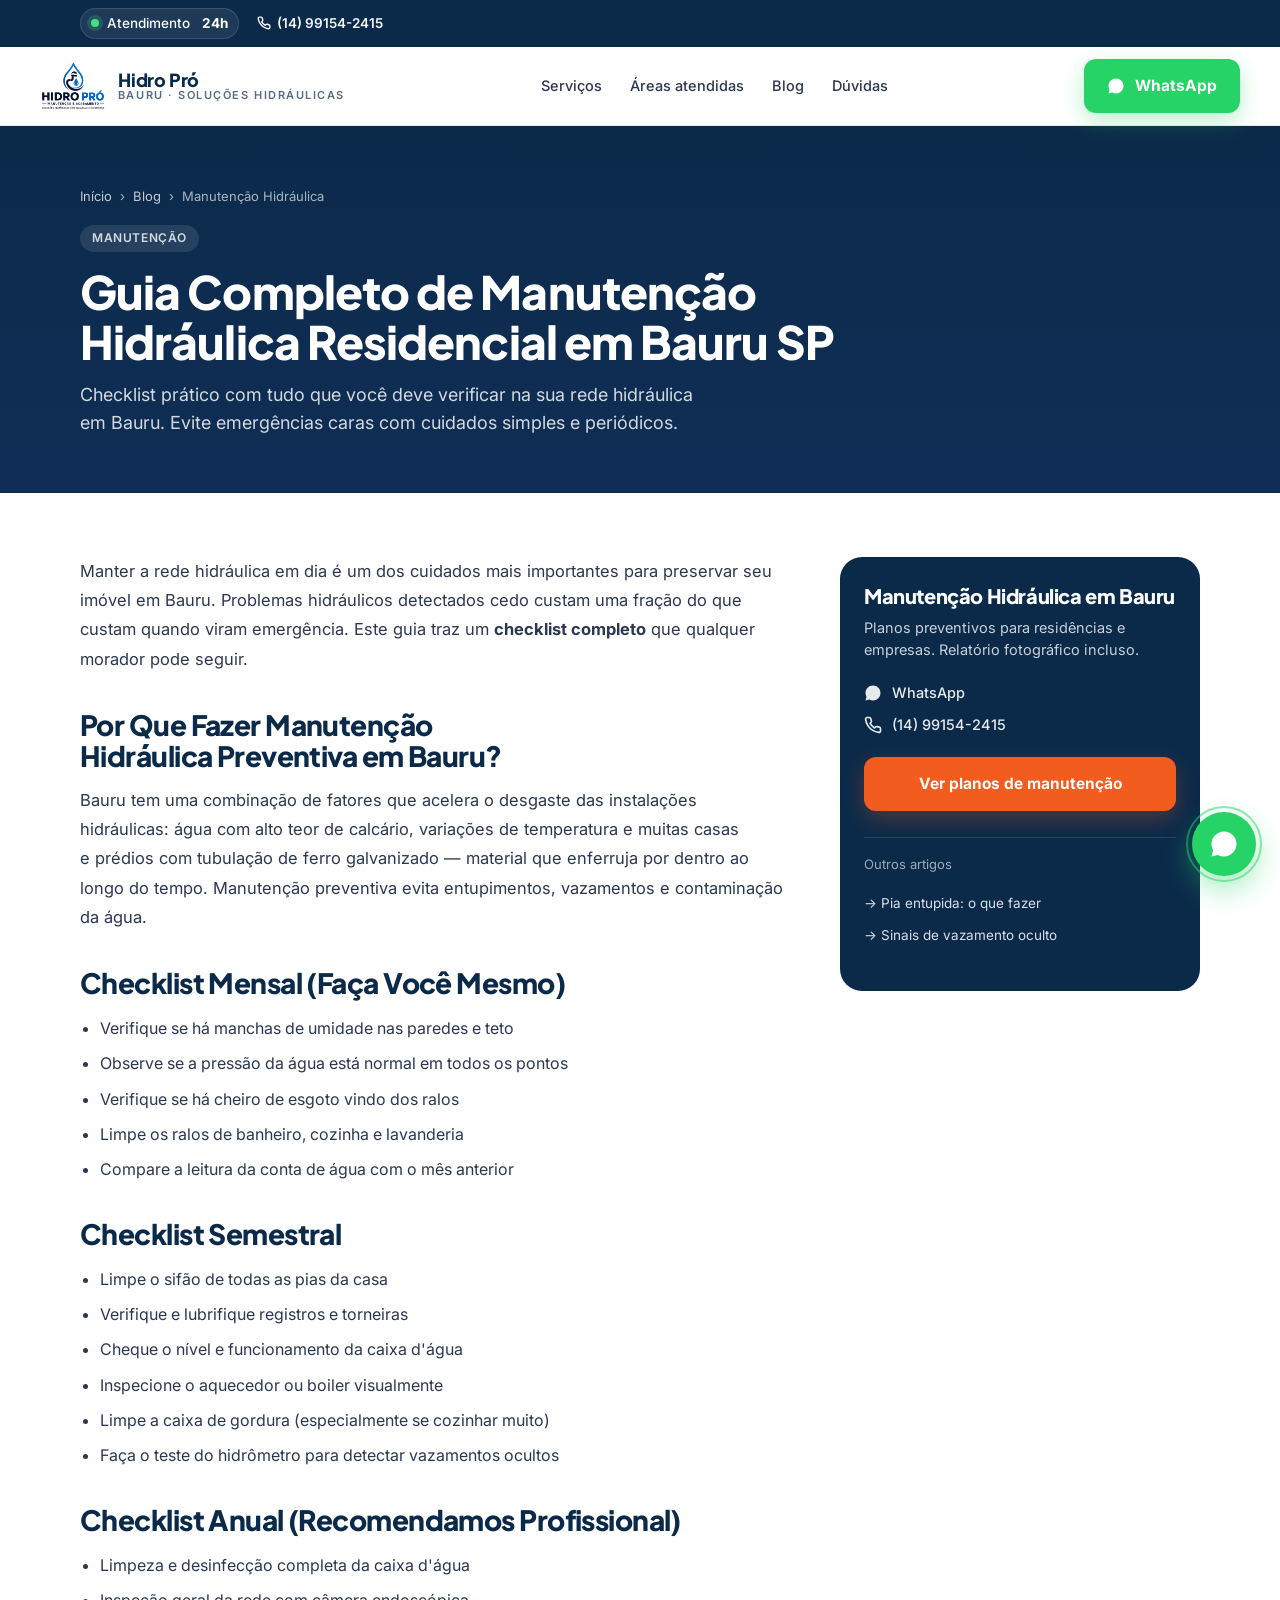
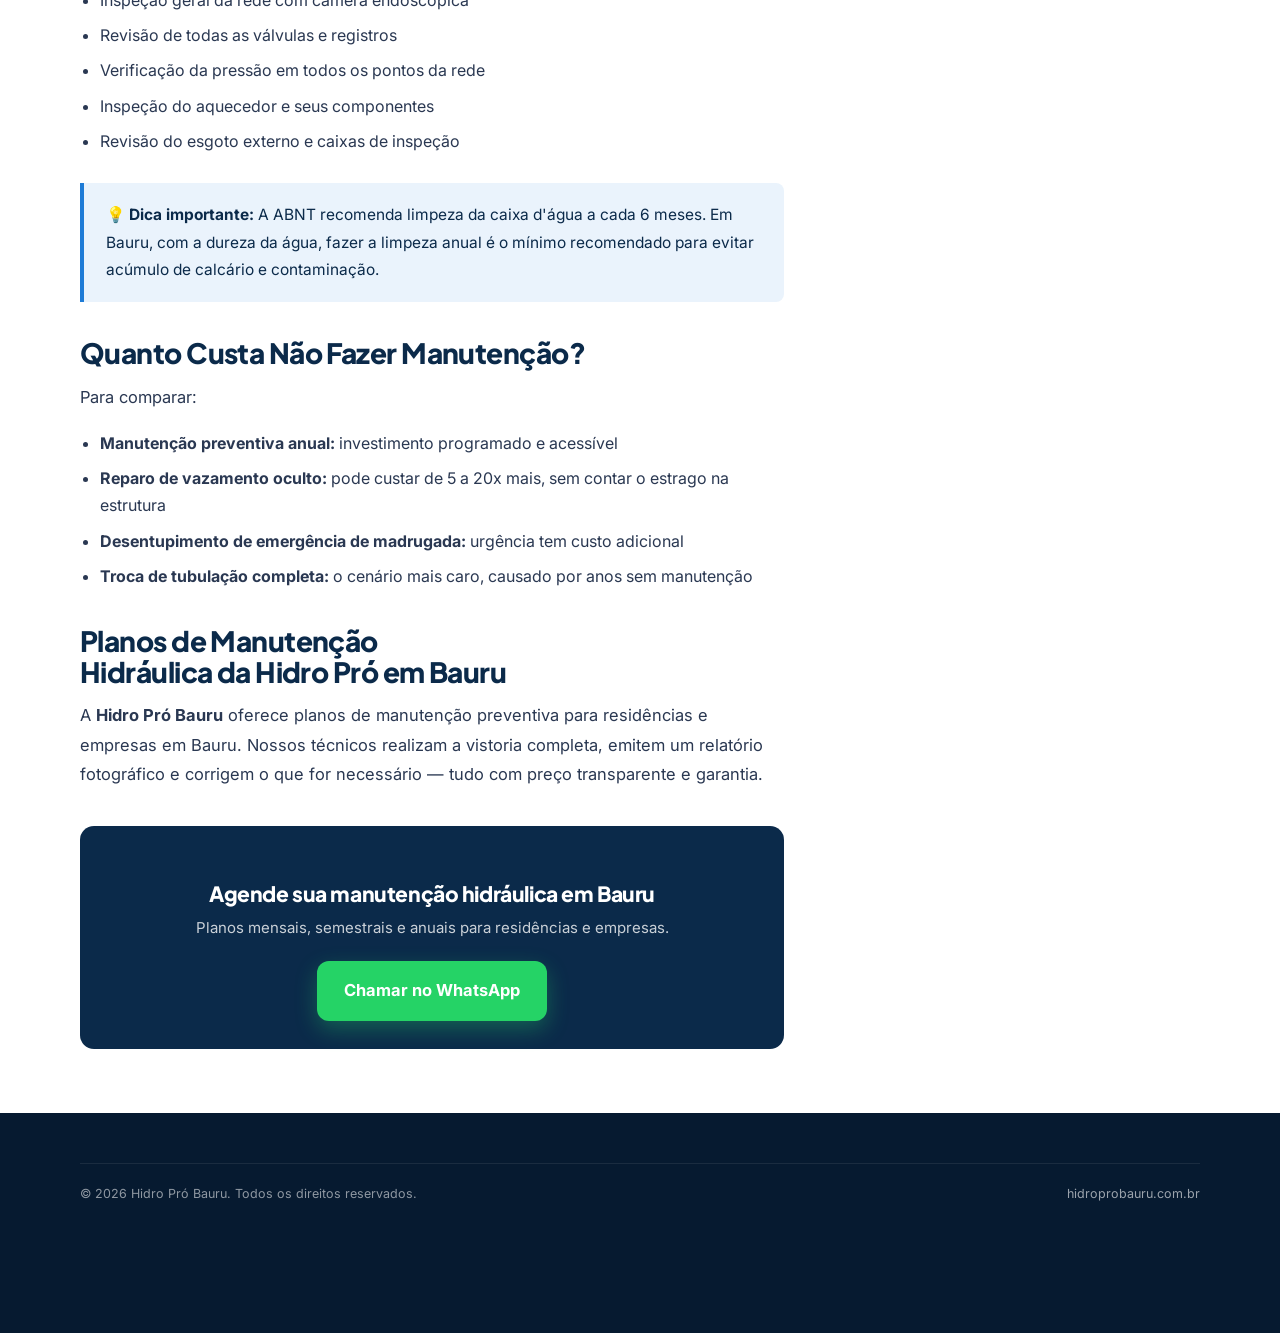
<file: blog/manutencao-hidraulica-residencial.html>
<!doctype html>
<html lang="pt-BR">
<head>
<meta charset="utf-8" />
<meta name="viewport" content="width=device-width, initial-scale=1" />
<title>Guia de Manutenção Hidráulica Residencial em Bauru SP | Hidro Pró</title>
<meta name="description" content="Checklist completo de manutenção hidráulica residencial para moradores de Bauru SP. O que verificar mensalmente, semestralmente e anualmente para evitar emergências." />
<meta name="keywords" content="manutenção hidráulica Bauru, checklist manutenção hidráulica, cuidados rede hidráulica Bauru, prevenção problemas hidráulicos Bauru SP" />
<meta name="robots" content="index, follow" />
<link rel="canonical" href="https://hidroprobauru.com.br/blog/manutencao-hidraulica-residencial.html" />
<meta property="og:type" content="article" />
<meta property="og:title" content="Guia Completo de Manutenção Hidráulica Residencial em Bauru SP" />
<meta property="og:description" content="Checklist completo para manter sua rede hidráulica em dia em Bauru. Evite emergências caras com manutenção simples e regular." />
<meta property="og:url" content="https://hidroprobauru.com.br/blog/manutencao-hidraulica-residencial.html" />
<script type="application/ld+json">
{"@context":"https://schema.org","@type":"Article","headline":"Guia Completo de Manutenção Hidráulica Residencial em Bauru SP","author":{"@type":"Organization","name":"Hidro Pró Bauru"},"publisher":{"@type":"Organization","name":"Hidro Pró Bauru","url":"https://hidroprobauru.com.br"},"datePublished":"2026-06-10","mainEntityOfPage":"https://hidroprobauru.com.br/blog/manutencao-hidraulica-residencial.html"}
</script>
<link rel="preconnect" href="https://fonts.googleapis.com" /><link rel="preconnect" href="https://fonts.gstatic.com" crossorigin /><link href="https://fonts.googleapis.com/css2?family=Plus+Jakarta+Sans:wght@600;700;800&family=Inter:wght@400;500;600;700&display=swap" rel="stylesheet" /><link rel="stylesheet" href="../styles.css" /><link rel="icon" type="image/webp" href="../assets/hidropro-logo.webp" />
</head>
<body>
<div class="topbar"><div class="container"><div class="topbar-left"><span class="topbar-pill"><span class="dot"></span>Atendimento <strong style="margin-left:4px">24h</strong></span><a href="tel:+5514991542415" style="display:inline-flex;gap:6px;align-items:center;font-weight:600"><svg width="14" height="14" viewBox="0 0 24 24" fill="none" stroke="currentColor" stroke-width="2.4"><path d="M22 16.92v3a2 2 0 0 1-2.18 2 19.79 19.79 0 0 1-8.63-3.07 19.5 19.5 0 0 1-6-6 19.79 19.79 0 0 1-3.07-8.67A2 2 0 0 1 4.11 2h3a2 2 0 0 1 2 1.72c.13.96.37 1.9.72 2.81a2 2 0 0 1-.45 2.11L8.09 9.91a16 16 0 0 0 6 6l1.27-1.27a2 2 0 0 1 2.11-.45c.91.35 1.85.59 2.81.72A2 2 0 0 1 22 16.92Z"/></svg>(14) 99154-2415</a></div></div></div>
<header class="site-header"><div class="container nav"><a href="../index.html" class="brand"><img src="../assets/hidropro-logo.webp" alt="Hidro Pró Bauru" /><div class="brand-text"><span class="b1">Hidro Pró</span><span class="b2">Bauru · Soluções Hidráulicas</span></div></a><nav class="nav-links"><a href="../index.html#servicos">Serviços</a><a href="../index.html#areas">Áreas atendidas</a><a href="../blog.html">Blog</a><a href="../index.html#faq">Dúvidas</a></nav><div class="nav-cta"><a href="https://wa.me/5514991542415?text=Ol%C3%A1%21+Preciso+de+manuten%C3%A7%C3%A3o+hidr%C3%A1ulica.+(vi+no+blog)" target="_blank" class="btn btn-wa"><svg viewBox="0 0 24 24" fill="currentColor"><path d="M17.5 14.4c-.3-.2-1.7-.9-2-1-.3-.1-.5-.2-.7.2-.2.3-.8 1-1 1.2-.2.2-.4.2-.7.1-.3-.2-1.2-.5-2.3-1.4-.9-.8-1.4-1.7-1.6-2-.2-.3 0-.5.1-.6.1-.1.3-.4.4-.6.1-.2.2-.3.3-.5.1-.2 0-.4 0-.5 0-.1-.7-1.7-.9-2.3-.2-.6-.5-.5-.7-.5h-.6c-.2 0-.5.1-.8.4-.3.3-1 1-1 2.5s1.1 2.9 1.2 3.1c.1.2 2.1 3.2 5.1 4.5.7.3 1.3.5 1.7.6.7.2 1.4.2 1.9.1.6-.1 1.7-.7 1.9-1.4.2-.7.2-1.2.2-1.4-.1-.1-.3-.2-.6-.4ZM12 2C6.5 2 2 6.5 2 12c0 1.8.5 3.5 1.3 5L2 22l5.2-1.3c1.5.8 3.1 1.2 4.8 1.2 5.5 0 10-4.5 10-10S17.5 2 12 2Z"/></svg>WhatsApp</a></div></div></header>

<section class="page-hero">
  <div class="container">
    <nav class="breadcrumb"><a href="../index.html">Início</a> <span>›</span> <a href="../blog.html">Blog</a> <span>›</span> <span>Manutenção Hidráulica</span></nav>
    <span style="display:inline-block;background:rgba(255,255,255,0.1);color:rgba(255,255,255,0.8);padding:4px 12px;border-radius:999px;font-size:12px;font-weight:600;text-transform:uppercase;letter-spacing:0.05em;margin-bottom:14px">Manutenção</span>
    <h1>Guia Completo de Manutenção Hidráulica Residencial em Bauru SP</h1>
    <p class="page-sub">Checklist prático com tudo que você deve verificar na sua rede hidráulica em Bauru. Evite emergências caras com cuidados simples e periódicos.</p>
  </div>
</section>

<section style="padding:64px 0;background:#fff">
  <div class="container content-grid">
    <article class="article-body">

      <p>Manter a rede hidráulica em dia é um dos cuidados mais importantes para preservar seu imóvel em Bauru. Problemas hidráulicos detectados cedo custam uma fração do que custam quando viram emergência. Este guia traz um <strong>checklist completo</strong> que qualquer morador pode seguir.</p>

      <h2>Por Que Fazer Manutenção Hidráulica Preventiva em Bauru?</h2>
      <p>Bauru tem uma combinação de fatores que acelera o desgaste das instalações hidráulicas: água com alto teor de calcário, variações de temperatura e muitas casas e prédios com tubulação de ferro galvanizado — material que enferruja por dentro ao longo do tempo. Manutenção preventiva evita entupimentos, vazamentos e contaminação da água.</p>

      <h2>Checklist Mensal (Faça Você Mesmo)</h2>
      <ul>
        <li>Verifique se há manchas de umidade nas paredes e teto</li>
        <li>Observe se a pressão da água está normal em todos os pontos</li>
        <li>Verifique se há cheiro de esgoto vindo dos ralos</li>
        <li>Limpe os ralos de banheiro, cozinha e lavanderia</li>
        <li>Compare a leitura da conta de água com o mês anterior</li>
      </ul>

      <h2>Checklist Semestral</h2>
      <ul>
        <li>Limpe o sifão de todas as pias da casa</li>
        <li>Verifique e lubrifique registros e torneiras</li>
        <li>Cheque o nível e funcionamento da caixa d'água</li>
        <li>Inspecione o aquecedor ou boiler visualmente</li>
        <li>Limpe a caixa de gordura (especialmente se cozinhar muito)</li>
        <li>Faça o teste do hidrômetro para detectar vazamentos ocultos</li>
      </ul>

      <h2>Checklist Anual (Recomendamos Profissional)</h2>
      <ul>
        <li>Limpeza e desinfecção completa da caixa d'água</li>
        <li>Inspeção geral da rede com câmera endoscópica</li>
        <li>Revisão de todas as válvulas e registros</li>
        <li>Verificação da pressão em todos os pontos da rede</li>
        <li>Inspeção do aquecedor e seus componentes</li>
        <li>Revisão do esgoto externo e caixas de inspeção</li>
      </ul>

      <div class="article-callout">
        <p>💡 <strong>Dica importante:</strong> A ABNT recomenda limpeza da caixa d'água a cada 6 meses. Em Bauru, com a dureza da água, fazer a limpeza anual é o mínimo recomendado para evitar acúmulo de calcário e contaminação.</p>
      </div>

      <h2>Quanto Custa Não Fazer Manutenção?</h2>
      <p>Para comparar:</p>
      <ul>
        <li><strong>Manutenção preventiva anual:</strong> investimento programado e acessível</li>
        <li><strong>Reparo de vazamento oculto:</strong> pode custar de 5 a 20x mais, sem contar o estrago na estrutura</li>
        <li><strong>Desentupimento de emergência de madrugada:</strong> urgência tem custo adicional</li>
        <li><strong>Troca de tubulação completa:</strong> o cenário mais caro, causado por anos sem manutenção</li>
      </ul>

      <h2>Planos de Manutenção Hidráulica da Hidro Pró em Bauru</h2>
      <p>A <strong>Hidro Pró Bauru</strong> oferece planos de manutenção preventiva para residências e empresas em Bauru. Nossos técnicos realizam a vistoria completa, emitem um relatório fotográfico e corrigem o que for necessário — tudo com preço transparente e garantia.</p>

      <div style="margin-top:36px;padding:28px;background:var(--navy);border-radius:var(--radius);text-align:center;color:#fff">
        <h3 style="color:#fff;margin-bottom:10px">Agende sua manutenção hidráulica em Bauru</h3>
        <p style="color:rgba(255,255,255,0.78);margin-bottom:20px;font-size:15px">Planos mensais, semestrais e anuais para residências e empresas.</p>
        <a href="https://wa.me/5514991542415?text=Ol%C3%A1%21+Preciso+de+manuten%C3%A7%C3%A3o+hidr%C3%A1ulica.+(vi+no+blog)" target="_blank" class="btn btn-wa btn-lg">Chamar no WhatsApp</a>
      </div>

    </article>

    <aside>
      <div class="sidebar-card">
        <h3>Manutenção Hidráulica em Bauru</h3>
        <p>Planos preventivos para residências e empresas. Relatório fotográfico incluso.</p>
        <ul class="contact-list">
          <li><a href="https://wa.me/5514991542415?text=Ol%C3%A1%21+Preciso+de+manuten%C3%A7%C3%A3o+hidr%C3%A1ulica.+(vi+no+blog)" target="_blank"><svg width="18" height="18" viewBox="0 0 24 24" fill="currentColor"><path d="M17.5 14.4c-.3-.2-1.7-.9-2-1-.3-.1-.5-.2-.7.2-.2.3-.8 1-1 1.2-.2.2-.4.2-.7.1-.3-.2-1.2-.5-2.3-1.4-.9-.8-1.4-1.7-1.6-2-.2-.3 0-.5.1-.6.1-.1.3-.4.4-.6.1-.2.2-.3.3-.5.1-.2 0-.4 0-.5 0-.1-.7-1.7-.9-2.3-.2-.6-.5-.5-.7-.5h-.6c-.2 0-.5.1-.8.4-.3.3-1 1-1 2.5s1.1 2.9 1.2 3.1c.1.2 2.1 3.2 5.1 4.5.7.3 1.3.5 1.7.6.7.2 1.4.2 1.9.1.6-.1 1.7-.7 1.9-1.4.2-.7.2-1.2.2-1.4-.1-.1-.3-.2-.6-.4ZM12 2C6.5 2 2 6.5 2 12c0 1.8.5 3.5 1.3 5L2 22l5.2-1.3c1.5.8 3.1 1.2 4.8 1.2 5.5 0 10-4.5 10-10S17.5 2 12 2Z"/></svg>WhatsApp</a></li>
          <li><a href="tel:+5514991542415"><svg width="18" height="18" viewBox="0 0 24 24" fill="none" stroke="currentColor" stroke-width="2.2" stroke-linecap="round" stroke-linejoin="round"><path d="M22 16.92v3a2 2 0 0 1-2.18 2 19.79 19.79 0 0 1-8.63-3.07 19.5 19.5 0 0 1-6-6 19.79 19.79 0 0 1-3.07-8.67A2 2 0 0 1 4.11 2h3a2 2 0 0 1 2 1.72c.13.96.37 1.9.72 2.81a2 2 0 0 1-.45 2.11L8.09 9.91a16 16 0 0 0 6 6l1.27-1.27a2 2 0 0 1 2.11-.45c.91.35 1.85.59 2.81.72A2 2 0 0 1 22 16.92Z"/></svg>(14) 99154-2415</a></li>
        </ul>
        <a href="../manutencao-hidraulica-bauru.html" class="btn btn-accent btn-block" style="margin-bottom:10px">Ver planos de manutenção</a>
        <div style="margin-top:16px;padding-top:16px;border-top:1px solid rgba(255,255,255,0.12)"><div style="font-size:13px;color:rgba(255,255,255,0.6);margin-bottom:10px">Outros artigos</div><ul style="list-style:none;padding:0;display:flex;flex-direction:column;gap:8px"><li><a href="como-desentupir-pia.html" style="color:rgba(255,255,255,0.85);font-size:13.5px">→ Pia entupida: o que fazer</a></li><li><a href="sinais-de-vazamento.html" style="color:rgba(255,255,255,0.85);font-size:13.5px">→ Sinais de vazamento oculto</a></li></ul></div>
      </div>
    </aside>
  </div>
</section>

<footer class="footer"><div class="container"><div class="footer-bottom" style="padding:20px 0"><div>© 2026 Hidro Pró Bauru. Todos os direitos reservados.</div><div><a href="../index.html" style="color:rgba(255,255,255,0.6)">hidroprobauru.com.br</a></div></div></div></footer>
<a href="https://wa.me/5514991542415?text=Ol%C3%A1%21+Preciso+de+manuten%C3%A7%C3%A3o+hidr%C3%A1ulica.+(vi+no+blog)" target="_blank" class="fab-wa" aria-label="Falar no WhatsApp"><svg viewBox="0 0 24 24" fill="currentColor"><path d="M17.5 14.4c-.3-.2-1.7-.9-2-1-.3-.1-.5-.2-.7.2-.2.3-.8 1-1 1.2-.2.2-.4.2-.7.1-.3-.2-1.2-.5-2.3-1.4-.9-.8-1.4-1.7-1.6-2-.2-.3 0-.5.1-.6.1-.1.3-.4.4-.6.1-.2.2-.3.3-.5.1-.2 0-.4 0-.5 0-.1-.7-1.7-.9-2.3-.2-.6-.5-.5-.7-.5h-.6c-.2 0-.5.1-.8.4-.3.3-1 1-1 2.5s1.1 2.9 1.2 3.1c.1.2 2.1 3.2 5.1 4.5.7.3 1.3.5 1.7.6.7.2 1.4.2 1.9.1.6-.1 1.7-.7 1.9-1.4.2-.7.2-1.2.2-1.4-.1-.1-.3-.2-.6-.4ZM12 2C6.5 2 2 6.5 2 12c0 1.8.5 3.5 1.3 5L2 22l5.2-1.3c1.5.8 3.1 1.2 4.8 1.2 5.5 0 10-4.5 10-10S17.5 2 12 2Z"/></svg></a>
</body>
</html>
</file>
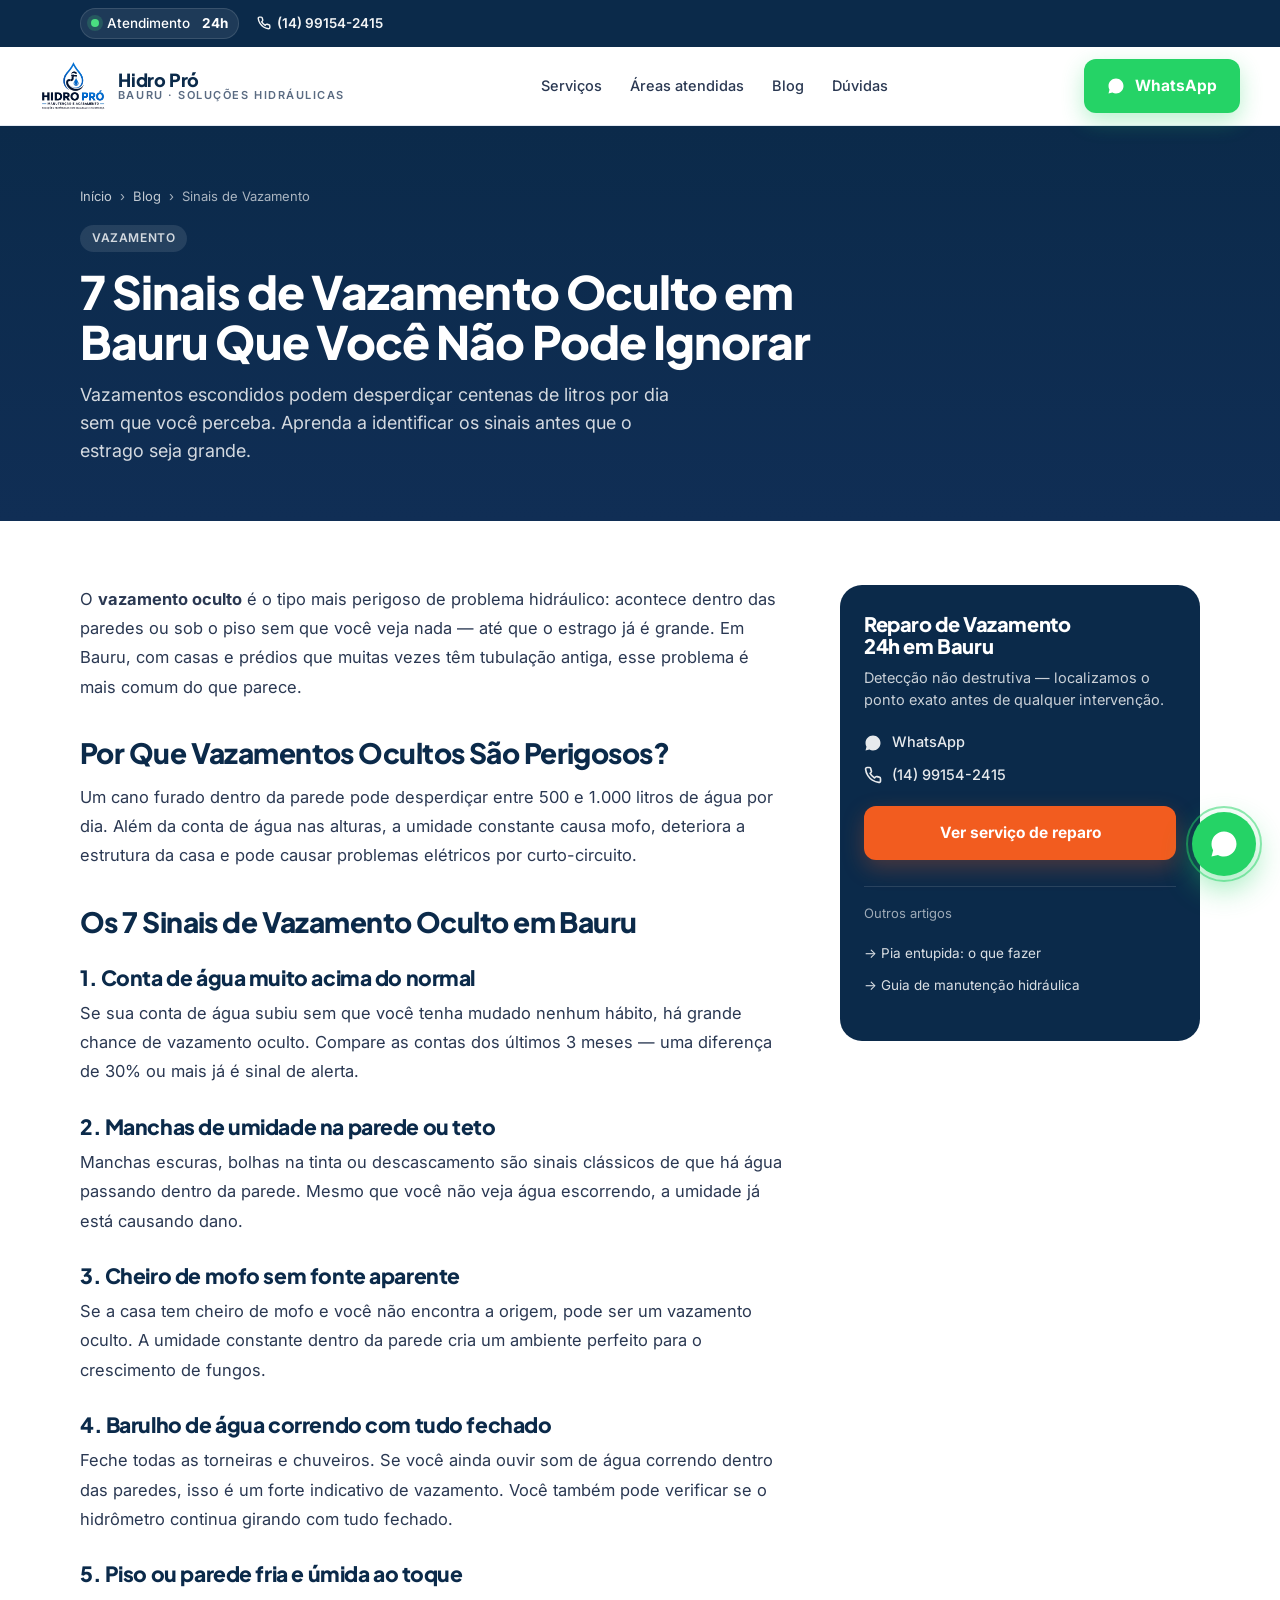
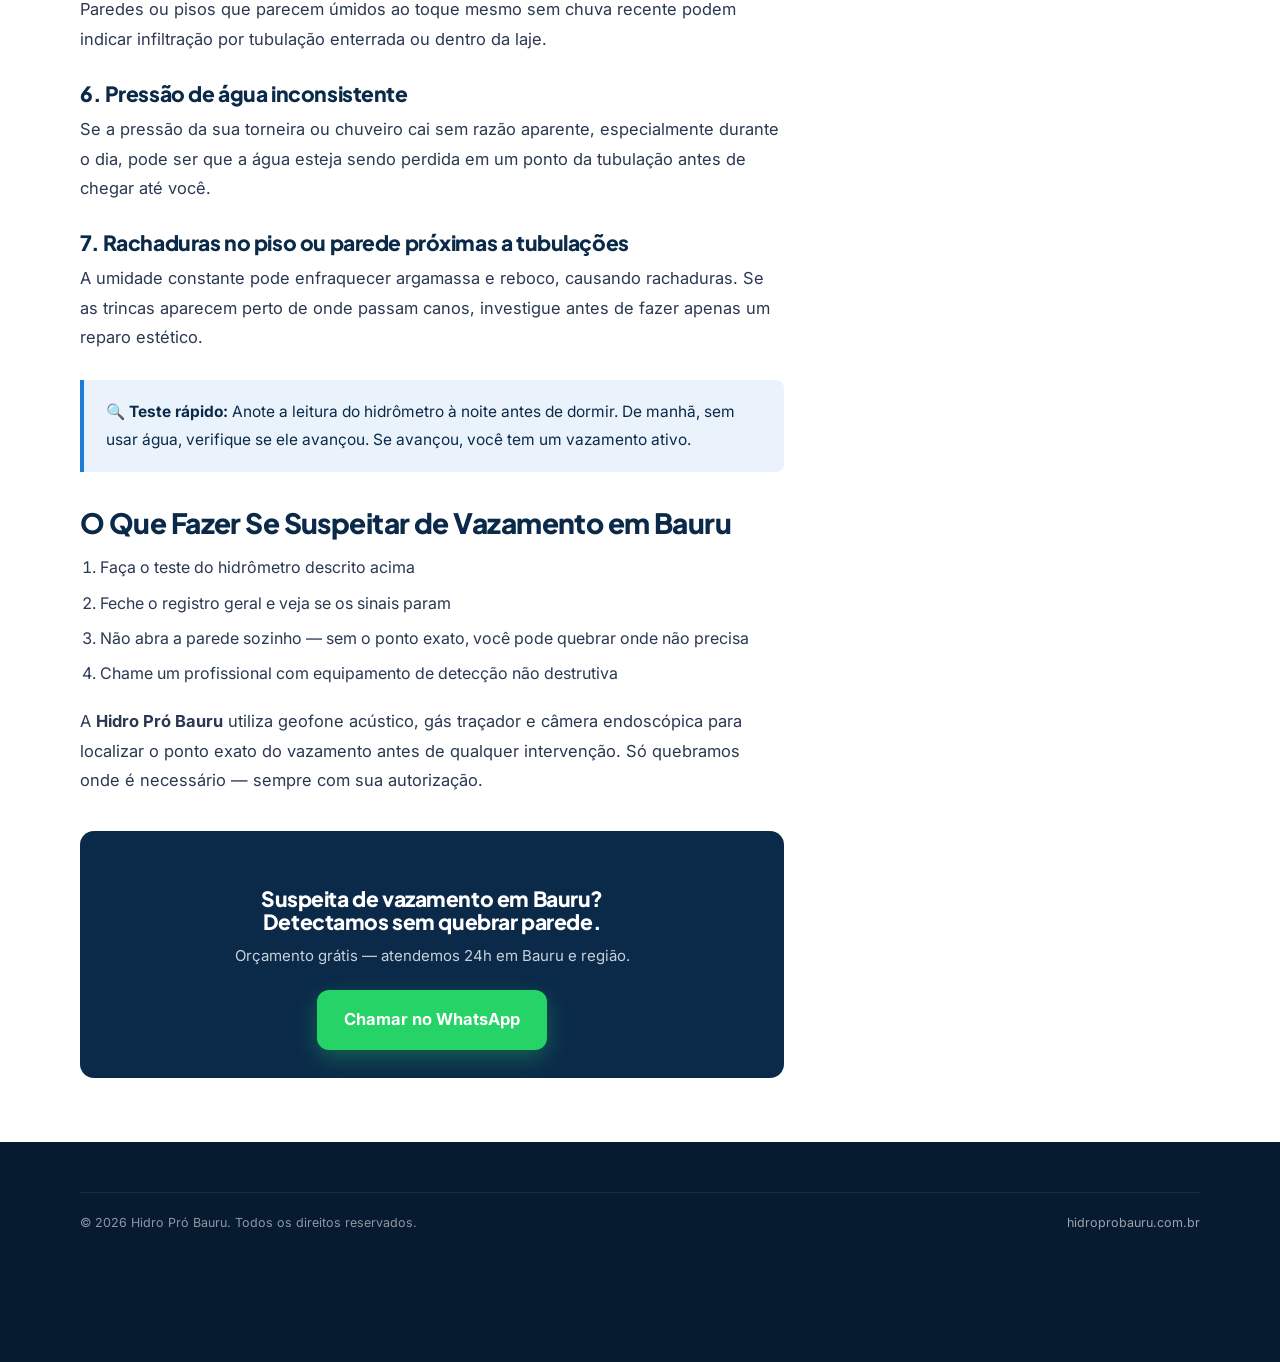
<file: blog/sinais-de-vazamento.html>
<!doctype html>
<html lang="pt-BR">
<head>
<meta charset="utf-8" />
<meta name="viewport" content="width=device-width, initial-scale=1" />
<title>7 Sinais de Vazamento Oculto em Bauru — Como Identificar | Hidro Pró</title>
<meta name="description" content="Saiba identificar os 7 sinais de vazamento oculto em Bauru SP: conta de água alta, umidade na parede, cheiro de mofo e mais. Hidro Pró resolve com detecção não destrutiva." />
<meta name="keywords" content="vazamento oculto Bauru, sinais vazamento Bauru, conta de água alta Bauru, umidade parede Bauru, detectar vazamento Bauru SP" />
<meta name="robots" content="index, follow" />
<link rel="canonical" href="https://hidroprobauru.com.br/blog/sinais-de-vazamento.html" />
<meta property="og:type" content="article" />
<meta property="og:title" content="7 Sinais de Vazamento Oculto em Bauru — Como Identificar" />
<meta property="og:description" content="Aprenda a identificar os 7 principais sinais de vazamento escondido em Bauru antes que o problema piore." />
<meta property="og:url" content="https://hidroprobauru.com.br/blog/sinais-de-vazamento.html" />
<script type="application/ld+json">
{"@context":"https://schema.org","@type":"Article","headline":"7 Sinais de Vazamento Oculto em Bauru SP Que Você Não Pode Ignorar","author":{"@type":"Organization","name":"Hidro Pró Bauru"},"publisher":{"@type":"Organization","name":"Hidro Pró Bauru","url":"https://hidroprobauru.com.br"},"datePublished":"2026-06-05","mainEntityOfPage":"https://hidroprobauru.com.br/blog/sinais-de-vazamento.html"}
</script>
<link rel="preconnect" href="https://fonts.googleapis.com" /><link rel="preconnect" href="https://fonts.gstatic.com" crossorigin /><link href="https://fonts.googleapis.com/css2?family=Plus+Jakarta+Sans:wght@600;700;800&family=Inter:wght@400;500;600;700&display=swap" rel="stylesheet" /><link rel="stylesheet" href="../styles.css" /><link rel="icon" type="image/webp" href="../assets/hidropro-logo.webp" />
</head>
<body>
<div class="topbar"><div class="container"><div class="topbar-left"><span class="topbar-pill"><span class="dot"></span>Atendimento <strong style="margin-left:4px">24h</strong></span><a href="tel:+5514991542415" style="display:inline-flex;gap:6px;align-items:center;font-weight:600"><svg width="14" height="14" viewBox="0 0 24 24" fill="none" stroke="currentColor" stroke-width="2.4"><path d="M22 16.92v3a2 2 0 0 1-2.18 2 19.79 19.79 0 0 1-8.63-3.07 19.5 19.5 0 0 1-6-6 19.79 19.79 0 0 1-3.07-8.67A2 2 0 0 1 4.11 2h3a2 2 0 0 1 2 1.72c.13.96.37 1.9.72 2.81a2 2 0 0 1-.45 2.11L8.09 9.91a16 16 0 0 0 6 6l1.27-1.27a2 2 0 0 1 2.11-.45c.91.35 1.85.59 2.81.72A2 2 0 0 1 22 16.92Z"/></svg>(14) 99154-2415</a></div></div></div>
<header class="site-header"><div class="container nav"><a href="../index.html" class="brand"><img src="../assets/hidropro-logo.webp" alt="Hidro Pró Bauru" /><div class="brand-text"><span class="b1">Hidro Pró</span><span class="b2">Bauru · Soluções Hidráulicas</span></div></a><nav class="nav-links"><a href="../index.html#servicos">Serviços</a><a href="../index.html#areas">Áreas atendidas</a><a href="../blog.html">Blog</a><a href="../index.html#faq">Dúvidas</a></nav><div class="nav-cta"><a href="https://wa.me/5514991542415?text=Ol%C3%A1%21+Suspeito+de+vazamento.+(vi+no+blog)" target="_blank" class="btn btn-wa"><svg viewBox="0 0 24 24" fill="currentColor"><path d="M17.5 14.4c-.3-.2-1.7-.9-2-1-.3-.1-.5-.2-.7.2-.2.3-.8 1-1 1.2-.2.2-.4.2-.7.1-.3-.2-1.2-.5-2.3-1.4-.9-.8-1.4-1.7-1.6-2-.2-.3 0-.5.1-.6.1-.1.3-.4.4-.6.1-.2.2-.3.3-.5.1-.2 0-.4 0-.5 0-.1-.7-1.7-.9-2.3-.2-.6-.5-.5-.7-.5h-.6c-.2 0-.5.1-.8.4-.3.3-1 1-1 2.5s1.1 2.9 1.2 3.1c.1.2 2.1 3.2 5.1 4.5.7.3 1.3.5 1.7.6.7.2 1.4.2 1.9.1.6-.1 1.7-.7 1.9-1.4.2-.7.2-1.2.2-1.4-.1-.1-.3-.2-.6-.4ZM12 2C6.5 2 2 6.5 2 12c0 1.8.5 3.5 1.3 5L2 22l5.2-1.3c1.5.8 3.1 1.2 4.8 1.2 5.5 0 10-4.5 10-10S17.5 2 12 2Z"/></svg>WhatsApp</a></div></div></header>

<section class="page-hero">
  <div class="container">
    <nav class="breadcrumb"><a href="../index.html">Início</a> <span>›</span> <a href="../blog.html">Blog</a> <span>›</span> <span>Sinais de Vazamento</span></nav>
    <span style="display:inline-block;background:rgba(255,255,255,0.1);color:rgba(255,255,255,0.8);padding:4px 12px;border-radius:999px;font-size:12px;font-weight:600;text-transform:uppercase;letter-spacing:0.05em;margin-bottom:14px">Vazamento</span>
    <h1>7 Sinais de Vazamento Oculto em Bauru Que Você Não Pode Ignorar</h1>
    <p class="page-sub">Vazamentos escondidos podem desperdiçar centenas de litros por dia sem que você perceba. Aprenda a identificar os sinais antes que o estrago seja grande.</p>
  </div>
</section>

<section style="padding:64px 0;background:#fff">
  <div class="container content-grid">
    <article class="article-body">

      <p>O <strong>vazamento oculto</strong> é o tipo mais perigoso de problema hidráulico: acontece dentro das paredes ou sob o piso sem que você veja nada — até que o estrago já é grande. Em Bauru, com casas e prédios que muitas vezes têm tubulação antiga, esse problema é mais comum do que parece.</p>

      <h2>Por Que Vazamentos Ocultos São Perigosos?</h2>
      <p>Um cano furado dentro da parede pode desperdiçar entre 500 e 1.000 litros de água por dia. Além da conta de água nas alturas, a umidade constante causa mofo, deteriora a estrutura da casa e pode causar problemas elétricos por curto-circuito.</p>

      <h2>Os 7 Sinais de Vazamento Oculto em Bauru</h2>

      <h3>1. Conta de água muito acima do normal</h3>
      <p>Se sua conta de água subiu sem que você tenha mudado nenhum hábito, há grande chance de vazamento oculto. Compare as contas dos últimos 3 meses — uma diferença de 30% ou mais já é sinal de alerta.</p>

      <h3>2. Manchas de umidade na parede ou teto</h3>
      <p>Manchas escuras, bolhas na tinta ou descascamento são sinais clássicos de que há água passando dentro da parede. Mesmo que você não veja água escorrendo, a umidade já está causando dano.</p>

      <h3>3. Cheiro de mofo sem fonte aparente</h3>
      <p>Se a casa tem cheiro de mofo e você não encontra a origem, pode ser um vazamento oculto. A umidade constante dentro da parede cria um ambiente perfeito para o crescimento de fungos.</p>

      <h3>4. Barulho de água correndo com tudo fechado</h3>
      <p>Feche todas as torneiras e chuveiros. Se você ainda ouvir som de água correndo dentro das paredes, isso é um forte indicativo de vazamento. Você também pode verificar se o hidrômetro continua girando com tudo fechado.</p>

      <h3>5. Piso ou parede fria e úmida ao toque</h3>
      <p>Paredes ou pisos que parecem úmidos ao toque mesmo sem chuva recente podem indicar infiltração por tubulação enterrada ou dentro da laje.</p>

      <h3>6. Pressão de água inconsistente</h3>
      <p>Se a pressão da sua torneira ou chuveiro cai sem razão aparente, especialmente durante o dia, pode ser que a água esteja sendo perdida em um ponto da tubulação antes de chegar até você.</p>

      <h3>7. Rachaduras no piso ou parede próximas a tubulações</h3>
      <p>A umidade constante pode enfraquecer argamassa e reboco, causando rachaduras. Se as trincas aparecem perto de onde passam canos, investigue antes de fazer apenas um reparo estético.</p>

      <div class="article-callout">
        <p>🔍 <strong>Teste rápido:</strong> Anote a leitura do hidrômetro à noite antes de dormir. De manhã, sem usar água, verifique se ele avançou. Se avançou, você tem um vazamento ativo.</p>
      </div>

      <h2>O Que Fazer Se Suspeitar de Vazamento em Bauru</h2>
      <ol>
        <li>Faça o teste do hidrômetro descrito acima</li>
        <li>Feche o registro geral e veja se os sinais param</li>
        <li>Não abra a parede sozinho — sem o ponto exato, você pode quebrar onde não precisa</li>
        <li>Chame um profissional com equipamento de detecção não destrutiva</li>
      </ol>

      <p>A <strong>Hidro Pró Bauru</strong> utiliza geofone acústico, gás traçador e câmera endoscópica para localizar o ponto exato do vazamento antes de qualquer intervenção. Só quebramos onde é necessário — sempre com sua autorização.</p>

      <div style="margin-top:36px;padding:28px;background:var(--navy);border-radius:var(--radius);text-align:center;color:#fff">
        <h3 style="color:#fff;margin-bottom:10px">Suspeita de vazamento em Bauru? Detectamos sem quebrar parede.</h3>
        <p style="color:rgba(255,255,255,0.78);margin-bottom:20px;font-size:15px">Orçamento grátis — atendemos 24h em Bauru e região.</p>
        <a href="https://wa.me/5514991542415?text=Ol%C3%A1%21+Suspeito+de+vazamento+oculto.+(vi+no+blog)" target="_blank" class="btn btn-wa btn-lg">Chamar no WhatsApp</a>
      </div>

    </article>

    <aside>
      <div class="sidebar-card">
        <h3>Reparo de Vazamento 24h em Bauru</h3>
        <p>Detecção não destrutiva — localizamos o ponto exato antes de qualquer intervenção.</p>
        <ul class="contact-list">
          <li><a href="https://wa.me/5514991542415?text=Ol%C3%A1%21+Suspeito+de+vazamento.+(vi+no+blog)" target="_blank"><svg width="18" height="18" viewBox="0 0 24 24" fill="currentColor"><path d="M17.5 14.4c-.3-.2-1.7-.9-2-1-.3-.1-.5-.2-.7.2-.2.3-.8 1-1 1.2-.2.2-.4.2-.7.1-.3-.2-1.2-.5-2.3-1.4-.9-.8-1.4-1.7-1.6-2-.2-.3 0-.5.1-.6.1-.1.3-.4.4-.6.1-.2.2-.3.3-.5.1-.2 0-.4 0-.5 0-.1-.7-1.7-.9-2.3-.2-.6-.5-.5-.7-.5h-.6c-.2 0-.5.1-.8.4-.3.3-1 1-1 2.5s1.1 2.9 1.2 3.1c.1.2 2.1 3.2 5.1 4.5.7.3 1.3.5 1.7.6.7.2 1.4.2 1.9.1.6-.1 1.7-.7 1.9-1.4.2-.7.2-1.2.2-1.4-.1-.1-.3-.2-.6-.4ZM12 2C6.5 2 2 6.5 2 12c0 1.8.5 3.5 1.3 5L2 22l5.2-1.3c1.5.8 3.1 1.2 4.8 1.2 5.5 0 10-4.5 10-10S17.5 2 12 2Z"/></svg>WhatsApp</a></li>
          <li><a href="tel:+5514991542415"><svg width="18" height="18" viewBox="0 0 24 24" fill="none" stroke="currentColor" stroke-width="2.2" stroke-linecap="round" stroke-linejoin="round"><path d="M22 16.92v3a2 2 0 0 1-2.18 2 19.79 19.79 0 0 1-8.63-3.07 19.5 19.5 0 0 1-6-6 19.79 19.79 0 0 1-3.07-8.67A2 2 0 0 1 4.11 2h3a2 2 0 0 1 2 1.72c.13.96.37 1.9.72 2.81a2 2 0 0 1-.45 2.11L8.09 9.91a16 16 0 0 0 6 6l1.27-1.27a2 2 0 0 1 2.11-.45c.91.35 1.85.59 2.81.72A2 2 0 0 1 22 16.92Z"/></svg>(14) 99154-2415</a></li>
        </ul>
        <a href="../reparo-vazamento-bauru.html" class="btn btn-accent btn-block" style="margin-bottom:10px">Ver serviço de reparo</a>
        <div style="margin-top:16px;padding-top:16px;border-top:1px solid rgba(255,255,255,0.12)"><div style="font-size:13px;color:rgba(255,255,255,0.6);margin-bottom:10px">Outros artigos</div><ul style="list-style:none;padding:0;display:flex;flex-direction:column;gap:8px"><li><a href="como-desentupir-pia.html" style="color:rgba(255,255,255,0.85);font-size:13.5px">→ Pia entupida: o que fazer</a></li><li><a href="manutencao-hidraulica-residencial.html" style="color:rgba(255,255,255,0.85);font-size:13.5px">→ Guia de manutenção hidráulica</a></li></ul></div>
      </div>
    </aside>
  </div>
</section>

<footer class="footer"><div class="container"><div class="footer-bottom" style="padding:20px 0"><div>© 2026 Hidro Pró Bauru. Todos os direitos reservados.</div><div><a href="../index.html" style="color:rgba(255,255,255,0.6)">hidroprobauru.com.br</a></div></div></div></footer>
<a href="https://wa.me/5514991542415?text=Ol%C3%A1%21+Suspeito+de+vazamento.+(vi+no+blog)" target="_blank" class="fab-wa" aria-label="Falar no WhatsApp"><svg viewBox="0 0 24 24" fill="currentColor"><path d="M17.5 14.4c-.3-.2-1.7-.9-2-1-.3-.1-.5-.2-.7.2-.2.3-.8 1-1 1.2-.2.2-.4.2-.7.1-.3-.2-1.2-.5-2.3-1.4-.9-.8-1.4-1.7-1.6-2-.2-.3 0-.5.1-.6.1-.1.3-.4.4-.6.1-.2.2-.3.3-.5.1-.2 0-.4 0-.5 0-.1-.7-1.7-.9-2.3-.2-.6-.5-.5-.7-.5h-.6c-.2 0-.5.1-.8.4-.3.3-1 1-1 2.5s1.1 2.9 1.2 3.1c.1.2 2.1 3.2 5.1 4.5.7.3 1.3.5 1.7.6.7.2 1.4.2 1.9.1.6-.1 1.7-.7 1.9-1.4.2-.7.2-1.2.2-1.4-.1-.1-.3-.2-.6-.4ZM12 2C6.5 2 2 6.5 2 12c0 1.8.5 3.5 1.3 5L2 22l5.2-1.3c1.5.8 3.1 1.2 4.8 1.2 5.5 0 10-4.5 10-10S17.5 2 12 2Z"/></svg></a>
</body>
</html>
</file>
<file: styles.css>
/* Hidro Pró — Landing styles */

:root {
  /* Brand */
  --navy: #0B2A4A;
  --navy-2: #122E55;
  --navy-3: #1B3D6E;
  --blue: #1E7BD6;
  --blue-2: #4A9BE8;
  --blue-soft: #EAF3FC;
  --accent: #F25C1F;          /* urgency */
  --accent-2: #FF7A3D;
  --accent-soft: #FFF1E8;
  --wa: #25D366;
  --wa-dark: #128C7E;

  /* Neutrals */
  --ink: #0F1B2D;
  --ink-2: #2A3852;
  --muted: #5A6B82;
  --muted-2: #8093AC;
  --border: #E4EAF2;
  --border-2: #D7E0EC;
  --bg: #F7F9FC;
  --bg-2: #FFFFFF;
  --bg-tinted: #F1F6FB;

  /* Effects */
  --shadow-sm: 0 1px 2px rgba(11, 42, 74, 0.06), 0 1px 1px rgba(11, 42, 74, 0.04);
  --shadow-md: 0 6px 18px rgba(11, 42, 74, 0.08), 0 2px 4px rgba(11, 42, 74, 0.04);
  --shadow-lg: 0 20px 50px rgba(11, 42, 74, 0.18), 0 8px 16px rgba(11, 42, 74, 0.08);
  --radius-sm: 8px;
  --radius: 14px;
  --radius-lg: 22px;

  /* Layout */
  --container: 1200px;
  --gutter: clamp(20px, 4vw, 40px);
}

* { box-sizing: border-box; }
html, body { margin: 0; padding: 0; }

body {
  font-family: 'Inter', system-ui, -apple-system, Segoe UI, sans-serif;
  font-size: 16px;
  line-height: 1.55;
  color: var(--ink);
  background: var(--bg);
  -webkit-font-smoothing: antialiased;
  text-rendering: optimizeLegibility;
}

h1, h2, h3, h4 {
  font-family: 'Plus Jakarta Sans', 'Inter', system-ui, sans-serif;
  font-weight: 800;
  letter-spacing: -0.02em;
  line-height: 1.1;
  color: var(--navy);
  margin: 0;
  text-wrap: balance;
}

h1 { font-size: clamp(34px, 5.4vw, 60px); }
h2 { font-size: clamp(28px, 3.6vw, 42px); }
h3 { font-size: clamp(20px, 2vw, 24px); }

p { margin: 0; text-wrap: pretty; }

a { color: inherit; text-decoration: none; }

img { display: block; max-width: 100%; }

.container {
  max-width: var(--container);
  margin: 0 auto;
  padding-left: var(--gutter);
  padding-right: var(--gutter);
}

/* ----------------------------- */
/* TOP STICKY BAR                */
/* ----------------------------- */
.topbar {
  background: var(--navy);
  color: #fff;
  font-size: 13.5px;
  padding: 8px 0;
  position: relative;
  z-index: 50;
}
.topbar .container {
  display: flex;
  justify-content: space-between;
  align-items: center;
  gap: 16px;
  flex-wrap: wrap;
}
.topbar-left {
  display: flex;
  align-items: center;
  gap: 18px;
  flex-wrap: wrap;
}
.topbar-pill {
  display: inline-flex;
  align-items: center;
  gap: 8px;
  padding: 4px 10px;
  background: rgba(255,255,255,0.08);
  border: 1px solid rgba(255,255,255,0.12);
  border-radius: 999px;
  font-weight: 500;
}
.topbar-pill .dot {
  width: 8px;
  height: 8px;
  border-radius: 50%;
  background: #4ADE80;
  box-shadow: 0 0 0 4px rgba(74, 222, 128, 0.18);
  animation: pulse 1.8s ease-in-out infinite;
}
@keyframes pulse {
  0%, 100% { box-shadow: 0 0 0 0 rgba(74, 222, 128, 0.45); }
  50% { box-shadow: 0 0 0 6px rgba(74, 222, 128, 0); }
}
.topbar-right { display: flex; gap: 14px; align-items: center; }
.topbar a { opacity: 0.95; }
.topbar a:hover { opacity: 1; }

/* ----------------------------- */
/* HEADER / NAV                  */
/* ----------------------------- */
.site-header {
  position: sticky;
  top: 0;
  z-index: 40;
  background: rgba(255,255,255,0.92);
  backdrop-filter: saturate(140%) blur(10px);
  border-bottom: 1px solid var(--border);
}
.nav {
  display: flex;
  align-items: center;
  justify-content: space-between;
  padding: 12px 0;
  gap: 16px;
}
.brand {
  display: flex;
  align-items: center;
  gap: 12px;
}
.brand img { height: 52px; width: auto; }
.brand-text { display: flex; flex-direction: column; line-height: 1.05; }
.brand-text .b1 {
  font-family: 'Plus Jakarta Sans', sans-serif;
  font-weight: 800;
  font-size: 18px;
  color: var(--navy);
  letter-spacing: -0.01em;
}
.brand-text .b2 {
  font-size: 11px;
  text-transform: uppercase;
  letter-spacing: 0.14em;
  color: var(--muted);
  font-weight: 600;
}
.nav-links { display: flex; gap: 28px; align-items: center; }
.nav-links a {
  font-size: 14.5px;
  font-weight: 500;
  color: var(--ink-2);
  transition: color .15s ease;
}
.nav-links a:hover { color: var(--blue); }
.nav-cta { display: flex; gap: 10px; align-items: center; }

@media (max-width: 820px) {
  .nav-links { display: none; }
  .brand img { height: 42px; }
  .brand-text .b1 { font-size: 16px; }
  .brand-text .b2 { font-size: 10px; }
  .hide-sm { display: none !important; }
}

/* ----------------------------- */
/* BUTTONS                       */
/* ----------------------------- */
.btn {
  display: inline-flex;
  align-items: center;
  justify-content: center;
  gap: 10px;
  font-family: inherit;
  font-weight: 700;
  font-size: 15.5px;
  padding: 14px 22px;
  border-radius: 12px;
  border: 1px solid transparent;
  cursor: pointer;
  transition: transform .12s ease, box-shadow .15s ease, background .15s ease;
  white-space: nowrap;
  text-decoration: none;
}
.btn:hover { transform: translateY(-1px); }
.btn:active { transform: translateY(0); }
.btn svg { width: 18px; height: 18px; }

.btn-wa {
  background: var(--wa);
  color: #fff;
  box-shadow: 0 8px 22px rgba(37, 211, 102, 0.32);
}
.btn-wa:hover { background: #1FBD5B; box-shadow: 0 10px 28px rgba(37, 211, 102, 0.42); }

.btn-accent {
  background: var(--accent);
  color: #fff;
  box-shadow: 0 8px 22px rgba(242, 92, 31, 0.28);
}
.btn-accent:hover { background: #E04B12; box-shadow: 0 10px 28px rgba(242, 92, 31, 0.38); }

.btn-navy {
  background: var(--navy);
  color: #fff;
}
.btn-navy:hover { background: var(--navy-3); }

.btn-outline {
  background: transparent;
  color: var(--navy);
  border-color: var(--border-2);
}
.btn-outline:hover { background: var(--bg-tinted); border-color: var(--blue); color: var(--blue); }

.btn-ghost-white {
  background: rgba(255,255,255,0.1);
  color: #fff;
  border-color: rgba(255,255,255,0.22);
}
.btn-ghost-white:hover { background: rgba(255,255,255,0.18); }

.btn-block { width: 100%; }
.btn-lg { font-size: 16.5px; padding: 16px 26px; }

/* ----------------------------- */
/* HERO                          */
/* ----------------------------- */
.hero {
  position: relative;
  background:
    radial-gradient(1100px 600px at -10% -20%, rgba(30, 123, 214, 0.16), transparent 60%),
    radial-gradient(900px 500px at 110% 10%, rgba(30, 123, 214, 0.10), transparent 60%),
    linear-gradient(180deg, #0B2A4A 0%, #102E55 60%, #133665 100%);
  color: #fff;
  overflow: hidden;
  padding: 60px 0 70px;
}
.hero::before {
  content: "";
  position: absolute;
  inset: 0;
  background-image:
    linear-gradient(rgba(255,255,255,0.04) 1px, transparent 1px),
    linear-gradient(90deg, rgba(255,255,255,0.04) 1px, transparent 1px);
  background-size: 56px 56px;
  mask-image: radial-gradient(800px 500px at 20% 30%, #000 50%, transparent 100%);
  pointer-events: none;
}
.hero .container {
  position: relative;
  display: grid;
  grid-template-columns: 1.15fr 0.85fr;
  gap: 50px;
  align-items: center;
}
@media (max-width: 980px) {
  .hero .container { grid-template-columns: 1fr; gap: 36px; }
  .hero { padding: 44px 0 60px; }
}

.hero h1 { color: #fff; }
.hero h1 .hl {
  background: linear-gradient(120deg, #66B3FF 0%, #B8DAFF 100%);
  -webkit-background-clip: text;
  background-clip: text;
  color: transparent;
}
.hero-eyebrow {
  display: inline-flex;
  align-items: center;
  gap: 10px;
  padding: 6px 14px 6px 8px;
  border-radius: 999px;
  background: rgba(255,255,255,0.08);
  border: 1px solid rgba(255,255,255,0.16);
  font-size: 13px;
  font-weight: 500;
  margin-bottom: 22px;
}
.hero-eyebrow .badge {
  background: var(--accent);
  color: #fff;
  padding: 2px 10px;
  border-radius: 999px;
  font-size: 11px;
  font-weight: 700;
  letter-spacing: 0.04em;
  text-transform: uppercase;
}
.hero-sub {
  font-size: clamp(16px, 1.8vw, 19px);
  color: rgba(255,255,255,0.85);
  margin-top: 18px;
  max-width: 560px;
}

.hero-bullets {
  list-style: none;
  padding: 0;
  margin: 28px 0 30px;
  display: grid;
  grid-template-columns: repeat(2, minmax(0,1fr));
  gap: 10px 22px;
  max-width: 560px;
}
.hero-bullets li {
  display: flex;
  gap: 10px;
  align-items: flex-start;
  font-size: 15px;
  color: rgba(255,255,255,0.92);
}
.hero-bullets li svg { flex-shrink: 0; margin-top: 3px; }

.hero-cta-row {
  display: flex;
  gap: 12px;
  flex-wrap: wrap;
  margin-top: 6px;
}

.hero-trust {
  margin-top: 32px;
  display: flex;
  gap: 26px;
  flex-wrap: wrap;
  align-items: center;
  color: rgba(255,255,255,0.78);
  font-size: 13.5px;
}
.hero-trust .stars { display: inline-flex; gap: 1px; color: #FFC53D; }
.hero-trust strong { color: #fff; font-weight: 700; }
.hero-trust .sep {
  width: 1px; height: 20px; background: rgba(255,255,255,0.18);
}

/* Hero form card */
.lead-card {
  background: #fff;
  color: var(--ink);
  border-radius: var(--radius-lg);
  padding: 28px;
  box-shadow: var(--shadow-lg);
  border: 1px solid rgba(255,255,255,0.6);
  position: relative;
}
.lead-card::before {
  content: "";
  position: absolute;
  inset: -1px;
  border-radius: var(--radius-lg);
  padding: 1px;
  background: linear-gradient(180deg, rgba(255,255,255,0.6), rgba(255,255,255,0));
  -webkit-mask: linear-gradient(#000 0 0) content-box, linear-gradient(#000 0 0);
  -webkit-mask-composite: xor;
  mask-composite: exclude;
  pointer-events: none;
}
.lead-card .ribbon {
  display: inline-flex;
  align-items: center;
  gap: 8px;
  background: var(--accent-soft);
  color: var(--accent);
  font-weight: 700;
  font-size: 12.5px;
  padding: 6px 12px;
  border-radius: 999px;
  letter-spacing: 0.02em;
  margin-bottom: 14px;
}
.lead-card h3 {
  font-size: 22px;
  margin-bottom: 6px;
}
.lead-card .sub {
  color: var(--muted);
  font-size: 14.5px;
  margin-bottom: 18px;
}
.form-grid {
  display: grid;
  gap: 12px;
}
.form-field {
  display: flex;
  flex-direction: column;
  gap: 6px;
}
.form-field label {
  font-size: 12.5px;
  font-weight: 600;
  color: var(--ink-2);
  letter-spacing: 0.01em;
}
.form-field input,
.form-field select,
.form-field textarea {
  font-family: inherit;
  font-size: 15px;
  padding: 12px 14px;
  border: 1.5px solid var(--border);
  border-radius: 10px;
  background: #fff;
  color: var(--ink);
  outline: none;
  transition: border-color .12s ease, box-shadow .12s ease;
}
.form-field input:focus,
.form-field select:focus,
.form-field textarea:focus {
  border-color: var(--blue);
  box-shadow: 0 0 0 4px rgba(30,123,214,0.14);
}
.form-row {
  display: grid;
  grid-template-columns: 1fr 1fr;
  gap: 12px;
}
.form-foot {
  margin-top: 14px;
  font-size: 12.5px;
  color: var(--muted);
  text-align: center;
}
.form-foot .lock { vertical-align: -3px; margin-right: 4px; }

.form-solicitacoes {
  margin-top: 8px;
  font-size: 12px;
  color: var(--muted);
  text-align: center;
}

/* ----------------------------- */
/* TRUST STRIP                   */
/* ----------------------------- */
.trust-strip {
  background: #fff;
  border-bottom: 1px solid var(--border);
}
.trust-strip .container {
  display: grid;
  grid-template-columns: repeat(4, 1fr);
  gap: 8px;
  padding-top: 20px;
  padding-bottom: 20px;
}
.trust-item {
  display: flex;
  align-items: center;
  gap: 12px;
  padding: 6px 10px;
}
.trust-item .ic {
  width: 40px;
  height: 40px;
  border-radius: 10px;
  background: var(--blue-soft);
  color: var(--blue);
  display: grid;
  place-items: center;
  flex-shrink: 0;
}
.trust-item .l1 { font-weight: 700; font-size: 14.5px; color: var(--navy); }
.trust-item .l2 { font-size: 12.5px; color: var(--muted); }
@media (max-width: 820px) {
  .trust-strip .container { grid-template-columns: repeat(2, 1fr); }
}

/* ----------------------------- */
/* SECTIONS                      */
/* ----------------------------- */
section { padding: 76px 0; }
@media (max-width: 700px) { section { padding: 56px 0; } }

.section-eyebrow {
  display: inline-block;
  font-size: 12.5px;
  font-weight: 700;
  text-transform: uppercase;
  letter-spacing: 0.14em;
  color: var(--blue);
  margin-bottom: 12px;
}
.section-head { max-width: 760px; margin-bottom: 44px; }
.section-head.center { margin-left: auto; margin-right: auto; text-align: center; }
.section-head p { color: var(--muted); margin-top: 14px; font-size: 17px; }

/* ----------------------------- */
/* SERVICES                      */
/* ----------------------------- */
.services-grid {
  display: grid;
  grid-template-columns: repeat(4, 1fr);
  gap: 18px;
}
@media (max-width: 980px) { .services-grid { grid-template-columns: repeat(2, 1fr); } }
@media (max-width: 560px) { .services-grid { grid-template-columns: 1fr; } }

.service-card {
  background: #fff;
  border: 1px solid var(--border);
  border-radius: var(--radius);
  padding: 26px 22px;
  transition: transform .18s ease, box-shadow .18s ease, border-color .18s ease;
  position: relative;
  overflow: hidden;
}
.service-card::after {
  content: "";
  position: absolute;
  left: 0; right: 0; bottom: 0;
  height: 3px;
  background: linear-gradient(90deg, var(--blue), var(--blue-2));
  transform: scaleX(0);
  transform-origin: left;
  transition: transform .25s ease;
}
.service-card:hover {
  transform: translateY(-4px);
  box-shadow: var(--shadow-md);
  border-color: var(--blue-2);
}
.service-card:hover::after { transform: scaleX(1); }
.service-card .ic {
  width: 52px;
  height: 52px;
  border-radius: 12px;
  background: var(--blue-soft);
  color: var(--blue);
  display: grid;
  place-items: center;
  margin-bottom: 18px;
}
.service-card h3 { font-size: 19px; margin-bottom: 8px; }
.service-card p { font-size: 14.5px; color: var(--muted); }
.service-card ul {
  list-style: none;
  padding: 0;
  margin: 14px 0 0;
  display: flex;
  flex-direction: column;
  gap: 6px;
}
.service-card ul li {
  display: flex;
  gap: 8px;
  align-items: center;
  font-size: 13.5px;
  color: var(--ink-2);
}
.service-card ul li svg { color: var(--blue); flex-shrink: 0; }
.service-card .tag {
  position: absolute;
  top: 16px;
  right: 16px;
  background: var(--accent-soft);
  color: var(--accent);
  font-size: 11px;
  font-weight: 700;
  padding: 4px 10px;
  border-radius: 999px;
  letter-spacing: 0.04em;
}
.service-card-link {
  display: inline-flex;
  align-items: center;
  gap: 6px;
  margin-top: 16px;
  font-size: 13px;
  font-weight: 700;
  color: var(--blue);
  transition: color .15s, gap .15s;
}
.service-card-link:hover {
  color: var(--navy);
  gap: 10px;
}

/* ----------------------------- */
/* WHY US                        */
/* ----------------------------- */
.why {
  background: var(--bg);
}
.why-wrap {
  display: grid;
  grid-template-columns: 0.95fr 1.05fr;
  gap: 56px;
  align-items: center;
}
@media (max-width: 900px) { .why-wrap { grid-template-columns: 1fr; gap: 36px; } }
.why-visual {
  position: relative;
  border-radius: var(--radius-lg);
  overflow: hidden;
  aspect-ratio: 4/5;
  border: 1px solid var(--border);
}

/* Photo mosaic grid */
.photo-mosaic {
  display: grid;
  grid-template-columns: 1fr 1fr;
  grid-template-rows: 1fr 1.4fr;
  gap: 6px;
  width: 100%;
  height: 100%;
  padding: 6px;
  position: relative;
}
.photo-mosaic img {
  width: 100%;
  height: 100%;
  object-fit: cover;
  border-radius: 12px;
  transition: opacity 0.8s ease, transform 0.5s ease;
}
.photo-mosaic img:hover {
  transform: scale(1.03);
  z-index: 2;
}
.mosaic-1 { grid-column: 1; grid-row: 1; }
.mosaic-2 { grid-column: 2; grid-row: 1; }
.mosaic-3 { grid-column: 1 / -1; grid-row: 2; }
/* Hidden images for rotation */
.mosaic-4, .mosaic-5, .mosaic-6, .mosaic-7, .mosaic-8 {
  display: none;
}
.why-visual .floating-badge {
  position: absolute;
  background: #fff;
  border-radius: 14px;
  box-shadow: var(--shadow-md);
  padding: 14px 18px;
  display: flex;
  gap: 12px;
  align-items: center;
}
.why-visual .fb-1 { bottom: 24px; right: 24px; }
.why-visual .fb-2 { bottom: 24px; right: 24px; opacity: 0; }
.floating-badge { transition: opacity 0.8s ease; }
.floating-badge .ic {
  width: 38px; height: 38px;
  border-radius: 10px;
  display: grid; place-items: center;
}
.floating-badge .l1 { font-size: 12.5px; color: var(--muted); }
.floating-badge .l2 { font-weight: 700; font-size: 14.5px; color: var(--navy); }

.why-points {
  display: grid;
  gap: 22px;
}
.why-point {
  display: flex;
  gap: 16px;
}
.why-point .ic {
  width: 44px; height: 44px;
  border-radius: 12px;
  background: var(--accent-soft);
  color: var(--accent);
  display: grid; place-items: center;
  flex-shrink: 0;
}
.why-point h3 { font-size: 18px; margin-bottom: 4px; }
.why-point p { color: var(--muted); font-size: 14.5px; }

/* ----------------------------- */
/* STEPS                         */
/* ----------------------------- */
.steps {
  background:
    linear-gradient(180deg, #fff 0%, var(--bg-tinted) 100%);
}
.steps-grid {
  display: grid;
  grid-template-columns: repeat(3, 1fr);
  gap: 22px;
  position: relative;
}
@media (max-width: 800px) { .steps-grid { grid-template-columns: 1fr; } }
.step-card {
  background: #fff;
  border-radius: var(--radius);
  padding: 28px 24px;
  border: 1px solid var(--border);
  position: relative;
}
.step-num {
  font-family: 'Plus Jakarta Sans', sans-serif;
  font-weight: 800;
  font-size: 44px;
  color: var(--blue);
  opacity: 0.18;
  position: absolute;
  top: 12px;
  right: 22px;
  letter-spacing: -0.04em;
}
.step-card .ic {
  width: 48px; height: 48px;
  border-radius: 12px;
  background: var(--navy);
  color: #fff;
  display: grid; place-items: center;
  margin-bottom: 18px;
}
.step-card h3 { font-size: 18px; margin-bottom: 6px; }
.step-card p { color: var(--muted); font-size: 14.5px; }

/* ----------------------------- */
/* AREAS                         */
/* ----------------------------- */
.areas {
  background: var(--navy);
  color: #fff;
}
.areas .section-eyebrow { color: var(--blue-2); }
.areas h2 { color: #fff; }
.areas-wrap {
  display: grid;
  grid-template-columns: 0.85fr 1.15fr;
  gap: 50px;
  align-items: center;
}
@media (max-width: 900px) { .areas-wrap { grid-template-columns: 1fr; gap: 30px; } }
.areas-lead p { color: rgba(255,255,255,0.78); font-size: 17px; margin-top: 14px; max-width: 380px; }
.areas-lead .stat {
  margin-top: 28px;
  display: grid;
  grid-template-columns: 1fr 1fr;
  gap: 8px 24px;
  max-width: 360px;
}
.areas-lead .stat .num {
  font-family: 'Plus Jakarta Sans', sans-serif;
  font-weight: 800;
  font-size: 36px;
  color: #fff;
  letter-spacing: -0.02em;
}
.areas-lead .stat .lbl {
  font-size: 13px;
  color: rgba(255,255,255,0.7);
  margin-top: -2px;
}

.areas-grid {
  display: grid;
  grid-template-columns: repeat(3, 1fr);
  gap: 8px 14px;
}
@media (max-width: 560px) { .areas-grid { grid-template-columns: repeat(2, 1fr); } }
.area-tag {
  display: flex;
  align-items: center;
  gap: 8px;
  padding: 10px 12px;
  background: rgba(255,255,255,0.05);
  border: 1px solid rgba(255,255,255,0.1);
  border-radius: 10px;
  font-size: 13.5px;
  color: rgba(255,255,255,0.92);
}
.area-tag svg { color: var(--blue-2); flex-shrink: 0; }

/* ----------------------------- */
/* TESTIMONIALS                  */
/* ----------------------------- */
.testimonials-head {
  display: flex;
  align-items: flex-end;
  justify-content: space-between;
  gap: 20px;
  margin-bottom: 36px;
  flex-wrap: wrap;
}
.google-rating {
  display: flex;
  align-items: center;
  gap: 14px;
  background: #fff;
  border: 1px solid var(--border);
  border-radius: 14px;
  padding: 12px 18px;
  box-shadow: var(--shadow-sm);
}
.google-rating .num {
  font-family: 'Plus Jakarta Sans', sans-serif;
  font-weight: 800;
  font-size: 30px;
  color: var(--navy);
}
.google-rating .stars { display: inline-flex; color: #FFC53D; }
.google-rating .sub { font-size: 12.5px; color: var(--muted); }

.testimonials-grid {
  display: grid;
  grid-template-columns: repeat(3, 1fr);
  gap: 18px;
}
@media (max-width: 900px) { .testimonials-grid { grid-template-columns: repeat(2, 1fr); } }

.testimonial {
  background: #fff;
  border: 1px solid var(--border);
  border-radius: var(--radius);
  padding: 24px;
  display: flex;
  flex-direction: column;
  gap: 16px;
}
.testimonial .stars { color: #FFC53D; display: inline-flex; gap: 1px; }
.testimonial blockquote {
  margin: 0;
  font-size: 15px;
  color: var(--ink-2);
  line-height: 1.6;
}
.testimonial .who {
  display: flex;
  align-items: center;
  gap: 12px;
  border-top: 1px solid var(--border);
  padding-top: 16px;
  margin-top: auto;
}
.testimonial .avatar {
  width: 40px; height: 40px;
  border-radius: 50%;
  background: linear-gradient(135deg, var(--blue), var(--navy));
  color: #fff;
  display: grid; place-items: center;
  font-weight: 700;
  font-size: 14.5px;
}
.testimonial .name { font-weight: 700; font-size: 14.5px; color: var(--navy); }
.testimonial .meta { font-size: 12.5px; color: var(--muted); }

/* ----------------------------- */
/* FAQ                           */
/* ----------------------------- */
.faq-wrap {
  display: grid;
  grid-template-columns: 0.85fr 1.15fr;
  gap: 56px;
  align-items: start;
}
@media (max-width: 900px) { .faq-wrap { grid-template-columns: 1fr; gap: 30px; } }
.faq-aside .small-card {
  background: var(--blue-soft);
  border: 1px solid #CFE2F5;
  border-radius: var(--radius);
  padding: 22px;
  margin-top: 22px;
}
.faq-aside .small-card h4 {
  font-size: 16px;
  color: var(--navy);
  margin-bottom: 6px;
}
.faq-aside .small-card p {
  font-size: 13.5px;
  color: var(--ink-2);
  margin-bottom: 14px;
}
.faq-list {
  display: flex;
  flex-direction: column;
  gap: 10px;
}
.faq-item {
  background: #fff;
  border: 1px solid var(--border);
  border-radius: 12px;
  overflow: hidden;
}
.faq-q {
  appearance: none;
  border: none;
  background: transparent;
  font-family: inherit;
  width: 100%;
  display: flex;
  align-items: center;
  justify-content: space-between;
  gap: 16px;
  padding: 18px 20px;
  font-weight: 700;
  font-size: 15.5px;
  color: var(--navy);
  cursor: pointer;
  text-align: left;
}
.faq-q .chev {
  flex-shrink: 0;
  transition: transform .2s ease;
  color: var(--blue);
}
.faq-item.open .faq-q .chev { transform: rotate(180deg); }
.faq-a {
  max-height: 0;
  overflow: hidden;
  visibility: hidden;
  transition: max-height .25s ease, visibility 0s .25s;
}
.faq-item.open .faq-a { max-height: 400px; visibility: visible; transition: max-height .25s ease, visibility 0s 0s; }
.faq-a-inner {
  padding: 0 20px 20px;
  color: var(--muted);
  font-size: 14.5px;
  line-height: 1.6;
}

/* ----------------------------- */
/* FINAL CTA                     */
/* ----------------------------- */
.final-cta {
  background:
    radial-gradient(700px 400px at 90% 10%, rgba(30,123,214,0.35), transparent 60%),
    linear-gradient(135deg, #0B2A4A, #143E78);
  color: #fff;
  position: relative;
  overflow: hidden;
}
.final-cta::before {
  content: "";
  position: absolute;
  inset: 0;
  background-image:
    radial-gradient(circle at 30% 80%, rgba(255,255,255,0.06) 1px, transparent 1px);
  background-size: 24px 24px;
  pointer-events: none;
}
.final-cta-wrap {
  display: grid;
  grid-template-columns: 1.2fr 0.8fr;
  gap: 40px;
  align-items: center;
  position: relative;
}
@media (max-width: 900px) { .final-cta-wrap { grid-template-columns: 1fr; } }
.final-cta h2 { color: #fff; }
.final-cta p { color: rgba(255,255,255,0.85); font-size: 17px; margin: 14px 0 26px; max-width: 520px; }
.final-cta-actions { display: flex; gap: 12px; flex-wrap: wrap; }
.final-cta-side {
  background: rgba(255,255,255,0.06);
  border: 1px solid rgba(255,255,255,0.12);
  border-radius: var(--radius);
  padding: 22px;
}
.final-cta-side .row {
  display: flex;
  gap: 12px;
  align-items: center;
  padding: 12px 0;
  border-bottom: 1px solid rgba(255,255,255,0.08);
}
.final-cta-side .row:last-child { border-bottom: none; }
.final-cta-side .ic {
  width: 38px; height: 38px;
  background: rgba(255,255,255,0.08);
  border-radius: 10px;
  color: #fff;
  display: grid; place-items: center;
  flex-shrink: 0;
}
.final-cta-side .l1 { font-size: 12.5px; color: rgba(255,255,255,0.65); }
.final-cta-side .l2 { font-weight: 700; font-size: 15px; color: #fff; }

/* ----------------------------- */
/* FOOTER                        */
/* ----------------------------- */
.footer {
  background: #061A30;
  color: rgba(255,255,255,0.75);
  padding: 50px 0 110px; /* extra bottom for mobile sticky bar */
  font-size: 14px;
}
.footer-grid {
  display: grid;
  grid-template-columns: 1.5fr repeat(3, 1fr);
  gap: 36px 24px;
  margin-bottom: 36px;
}
@media (max-width: 800px) { .footer-grid { grid-template-columns: 1fr 1fr; } }
@media (max-width: 480px) { .footer-grid { grid-template-columns: 1fr; } }
.footer h5 {
  font-family: 'Plus Jakarta Sans', sans-serif;
  font-size: 13px;
  font-weight: 700;
  letter-spacing: 0.16em;
  text-transform: uppercase;
  color: #fff;
  margin: 0 0 14px;
}
.footer ul { list-style: none; padding: 0; margin: 0; display: flex; flex-direction: column; gap: 8px; }
.footer ul a { transition: color .15s ease; }
.footer ul a:hover { color: var(--blue-2); }
.footer-brand .brand-text .b1 { color: #fff; }
.footer-brand .brand-text .b2 { color: rgba(255,255,255,0.55); }
.footer-brand p { margin-top: 14px; font-size: 13.5px; max-width: 320px; }
.footer-bottom {
  border-top: 1px solid rgba(255,255,255,0.08);
  padding-top: 22px;
  display: flex;
  justify-content: space-between;
  gap: 20px;
  font-size: 12.5px;
  color: rgba(255,255,255,0.55);
  flex-wrap: wrap;
}

/* ----------------------------- */
/* FLOATING WA + STICKY MOBILE   */
/* ----------------------------- */
.fab-wa {
  position: fixed;
  right: 18px;
  bottom: 18px;
  z-index: 60;
  width: 60px;
  height: 60px;
  border-radius: 50%;
  background: var(--wa);
  color: #fff;
  display: grid;
  place-items: center;
  box-shadow: 0 12px 30px rgba(37,211,102,0.45);
  transition: transform .15s ease, box-shadow .15s ease;
}
.fab-wa:hover { transform: scale(1.05); }
.fab-wa::before {
  content: "";
  position: absolute;
  inset: -6px;
  border-radius: 50%;
  border: 2px solid rgba(37,211,102,0.5);
  animation: ring 2s ease-out infinite;
}
@keyframes ring {
  0% { transform: scale(0.85); opacity: 1; }
  100% { transform: scale(1.5); opacity: 0; }
}
@media (min-width: 720px) {
  .fab-wa { right: 24px; bottom: 24px; width: 64px; height: 64px; }
}
.fab-wa svg { width: 30px; height: 30px; }

.mobile-bar {
  display: none;
  position: fixed;
  left: 0; right: 0; bottom: 0;
  z-index: 55;
  background: #fff;
  border-top: 1px solid var(--border);
  padding: 10px 12px;
  gap: 10px;
  box-shadow: 0 -8px 24px rgba(11,42,74,0.08);
}
.mobile-bar .btn { flex: 1; padding: 12px 8px; font-size: 14px; }
@media (max-width: 720px) {
  .mobile-bar { display: flex; }
  .fab-wa { bottom: 78px; }
}

/* ----------------------------- */
/* Generic helpers               */
/* ----------------------------- */
.kicker-pill {
  display: inline-flex;
  align-items: center;
  gap: 8px;
  padding: 6px 12px;
  background: var(--blue-soft);
  color: var(--blue);
  border-radius: 999px;
  font-size: 12.5px;
  font-weight: 700;
  letter-spacing: 0.02em;
  margin-bottom: 14px;
}

/* Variant: urgent (accent-led) */
body[data-variant="urgent"] {
  --hero-grad-1: #8A1E0A;
  --hero-grad-2: #B5300F;
}
body[data-variant="urgent"] .hero {
  background:
    radial-gradient(1100px 600px at -10% -20%, rgba(255, 122, 61, 0.18), transparent 60%),
    linear-gradient(180deg, #1A1A1A 0%, #2A1410 60%, #3A1C12 100%);
}
body[data-variant="urgent"] .btn-accent {
  background: #FF3D14;
  box-shadow: 0 8px 22px rgba(255, 61, 20, 0.34);
}

/* ----------------------------- */
/* RESPONSIVE FIXES              */
/* ----------------------------- */

/* Topbar mobile: keep phone + 24h on same line */
@media (max-width: 560px) {
  .topbar .container { flex-wrap: nowrap; }
  .topbar-left { gap: 10px; }
  .topbar-left a { font-size: 12px; }
  .topbar-pill { font-size: 11px; padding: 3px 8px; }
}

/* Hero bullets: 1 column on small screens */
@media (max-width: 560px) {
  .hero-bullets { grid-template-columns: 1fr; }
  .hero-trust { font-size: 12px; gap: 14px; }
  .hero-trust .sep { height: 16px; }
  .hero-cta-row { flex-direction: column; }
  .hero-cta-row .btn { width: 100%; }
}

/* Testimonials: 3 columns, wraps to 2 rows with 6 cards */
@media (max-width: 1100px) {
  .testimonials-grid { grid-template-columns: repeat(2, 1fr); }
}
@media (max-width: 600px) {
  .testimonials-grid { grid-template-columns: 1fr; }
}

/* ----------------------------- */
/* SEO TEXT BLOCK                */
/* ----------------------------- */
.seo-block {
  padding: 16px 0 20px;
  background: var(--bg-tinted);
  border-top: 1px solid var(--border);
  border-bottom: 1px solid var(--border);
}
.seo-text {
  font-size: 13.5px;
  color: var(--muted);
  line-height: 1.7;
  max-width: 900px;
  margin: 0 auto;
  text-align: center;
}
.seo-text strong {
  color: var(--ink-2);
  font-weight: 600;
}

/* ----------------------------- */
/* BLOG PAGES                    */
/* ----------------------------- */
.page-hero {
  background: linear-gradient(180deg, #0B2A4A 0%, #102E55 100%);
  color: #fff;
  padding: 60px 0 56px;
}
.page-hero h1 { color: #fff; font-size: clamp(28px, 4vw, 46px); }
.page-hero .breadcrumb {
  font-size: 13px;
  color: rgba(255,255,255,0.65);
  margin-bottom: 18px;
  display: flex;
  gap: 8px;
  align-items: center;
}
.page-hero .breadcrumb a { color: rgba(255,255,255,0.75); }
.page-hero .breadcrumb a:hover { color: #fff; }
.page-hero .page-sub {
  font-size: clamp(16px, 1.8vw, 18px);
  color: rgba(255,255,255,0.82);
  margin-top: 14px;
  max-width: 620px;
}
.page-hero .page-cta-row {
  display: flex;
  gap: 12px;
  flex-wrap: wrap;
  margin-top: 28px;
}

.content-section {
  padding: 64px 0;
  background: #fff;
}
.content-section + .content-section {
  border-top: 1px solid var(--border);
}
.content-grid {
  display: grid;
  grid-template-columns: 1fr 360px;
  gap: 56px;
  align-items: start;
}
@media (max-width: 900px) {
  .content-grid { grid-template-columns: 1fr; }
}
.content-body h2 {
  font-size: clamp(22px, 2.5vw, 30px);
  margin-bottom: 16px;
  color: var(--navy);
}
.content-body h3 {
  font-size: clamp(18px, 1.8vw, 22px);
  margin: 28px 0 10px;
  color: var(--navy);
}
.content-body p {
  color: var(--muted);
  font-size: 16px;
  line-height: 1.7;
  margin-bottom: 16px;
}
.content-body ul {
  padding-left: 0;
  list-style: none;
  margin-bottom: 20px;
}
.content-body ul li {
  display: flex;
  gap: 10px;
  align-items: flex-start;
  font-size: 15px;
  color: var(--ink-2);
  padding: 6px 0;
  border-bottom: 1px solid var(--border);
}
.content-body ul li:last-child { border-bottom: none; }
.content-body ul li::before {
  content: "✓";
  color: var(--blue);
  font-weight: 700;
  flex-shrink: 0;
  margin-top: 1px;
}

.sidebar-card {
  background: var(--navy);
  color: #fff;
  border-radius: var(--radius-lg);
  padding: 28px 24px;
  position: sticky;
  top: 100px;
}
.sidebar-card h3 { color: #fff; font-size: 20px; margin-bottom: 10px; }
.sidebar-card p { color: rgba(255,255,255,0.78); font-size: 14.5px; margin-bottom: 20px; }
.sidebar-card .contact-list {
  list-style: none;
  padding: 0;
  margin: 0 0 20px;
  display: flex;
  flex-direction: column;
  gap: 10px;
}
.sidebar-card .contact-list li a {
  display: flex;
  gap: 10px;
  align-items: center;
  color: rgba(255,255,255,0.9);
  font-size: 14.5px;
  font-weight: 500;
}
.sidebar-card .contact-list li a:hover { color: #fff; }

/* Blog Grid */
.blog-grid {
  display: grid;
  grid-template-columns: repeat(3, 1fr);
  gap: 24px;
}
@media (max-width: 900px) { .blog-grid { grid-template-columns: repeat(2, 1fr); } }
@media (max-width: 580px) { .blog-grid { grid-template-columns: 1fr; } }

.blog-card {
  background: #fff;
  border: 1px solid var(--border);
  border-radius: var(--radius);
  overflow: hidden;
  transition: transform .18s ease, box-shadow .18s ease;
  display: flex;
  flex-direction: column;
}
.blog-card:hover {
  transform: translateY(-4px);
  box-shadow: var(--shadow-md);
}
.blog-card-body {
  padding: 22px 20px;
  flex: 1;
  display: flex;
  flex-direction: column;
}
.blog-card .tag {
  display: inline-block;
  background: var(--blue-soft);
  color: var(--blue);
  font-size: 11px;
  font-weight: 700;
  padding: 3px 10px;
  border-radius: 999px;
  text-transform: uppercase;
  letter-spacing: 0.05em;
  margin-bottom: 12px;
}
.blog-card h3 {
  font-size: 17px;
  margin-bottom: 10px;
  line-height: 1.3;
}
.blog-card p {
  font-size: 14px;
  color: var(--muted);
  line-height: 1.6;
  flex: 1;
}
.blog-card .read-more {
  display: inline-flex;
  align-items: center;
  gap: 6px;
  margin-top: 16px;
  font-size: 13.5px;
  font-weight: 700;
  color: var(--blue);
}
.blog-card .read-more:hover { color: var(--navy); }

/* Article body */
.article-body {
  max-width: 760px;
}
.article-body h2 {
  font-size: clamp(22px, 2.4vw, 28px);
  margin: 36px 0 14px;
  color: var(--navy);
}
.article-body h3 {
  font-size: clamp(18px, 1.8vw, 21px);
  margin: 28px 0 10px;
  color: var(--navy);
}
.article-body p {
  font-size: 16.5px;
  line-height: 1.78;
  color: var(--ink-2);
  margin-bottom: 18px;
}
.article-body ul, .article-body ol {
  padding-left: 20px;
  margin-bottom: 20px;
}
.article-body li {
  font-size: 16px;
  line-height: 1.7;
  color: var(--ink-2);
  margin-bottom: 8px;
}
.article-callout {
  background: var(--blue-soft);
  border-left: 4px solid var(--blue);
  border-radius: 0 var(--radius-sm) var(--radius-sm) 0;
  padding: 18px 22px;
  margin: 28px 0;
}
.article-callout p { color: var(--navy); font-size: 15.5px; margin: 0; }
</file>
